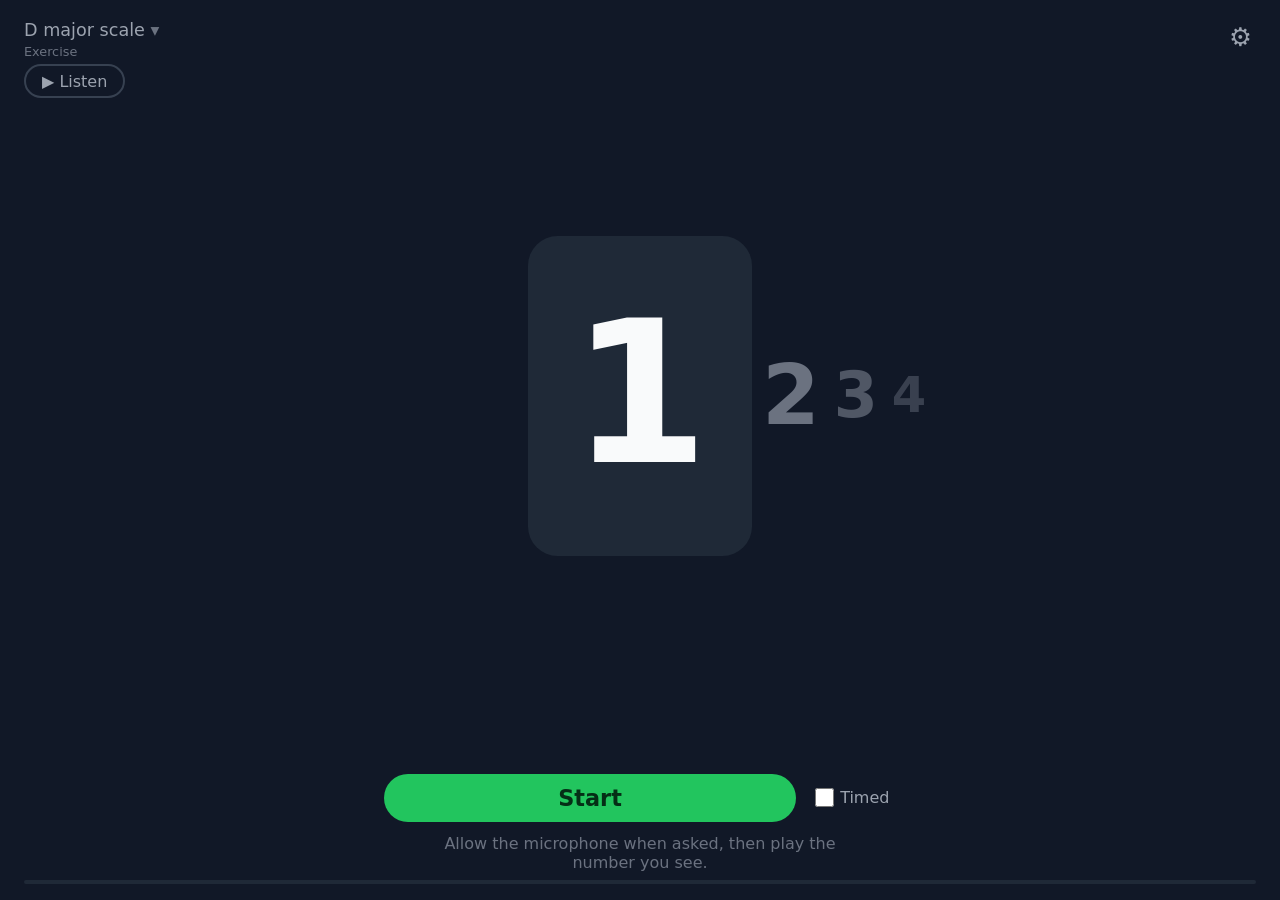
<file: index.html>
<!DOCTYPE html>
<html lang="en">
<head>
  <meta charset="utf-8">
  <meta name="viewport" content="width=device-width, initial-scale=1, viewport-fit=cover">
  <meta name="theme-color" content="#111827">
  <title>Tongue Drum Practice</title>
  <link rel="stylesheet" href="style.css">
</head>
<body>
  <!-- The main screen, from the moment the app opens: the piece, gear and Listen work before any
       Start; the first Start asks for the microphone. -->
  <main id="play" class="screen">
    <header>
      <div id="piece-head">
        <button id="piece-name" type="button" aria-haspopup="dialog">
          <span id="piece-title"></span>
        </button>
        <!-- A two-line piece's part can be chosen here; the app also moves it on after a clean run. -->
        <small id="piece-sub"><span id="piece-group"></span><select id="piece-part" aria-label="Part" hidden></select></small>
      </div>
      <button id="play-gear" class="gear" type="button" aria-label="Settings" aria-haspopup="dialog">⚙</button>
    </header>

    <!-- Listen: plays the part on request; its speed control shows only while it plays. -->
    <div id="listen-row">
      <button id="listen-btn" type="button">▶ Listen</button>
      <div id="listen-speed" hidden>
        <button id="listen-slower" type="button" aria-label="Slower">−</button>
        <span id="listen-bpm"></span>
        <button id="listen-faster" type="button" aria-label="Faster">+</button>
      </div>
    </div>

    <div id="stage">
      <div id="steps">
        <!-- The Location hint: the target's half of the drum map, only when you're stuck. -->
        <div id="hint"></div>
        <div id="current" class="step"></div>
        <div id="next">
          <div class="step"></div>
          <div class="step"></div>
          <div class="step"></div>
        </div>
      </div>
      <p id="feedback"></p>
      <!-- The finished run's score, until the next run's first strike. -->
      <p id="result"></p>
    </div>

    <footer>
      <div id="controls">
        <button id="restart-btn" type="button">Start</button>
        <!-- Start begins a Timed run while this is on. -->
        <label id="timed" class="switch">
          <input id="timed-switch" type="checkbox">
          <span>Timed</span>
        </label>
      </div>
      <p id="start-hint" class="hint">Allow the microphone when asked, then play the number you see.</p>
      <p id="start-error" class="error" hidden></p>
      <p id="debug" hidden></p>
      <div id="note-bars" hidden></div>
      <p id="sim-hint" class="hint" hidden>Sim mode: keys 1–7 = middle row, Z X C V B = lower 3–7, 8 9 0 = upper 1–3</p>
      <div id="level"><div id="level-bar"></div></div>
    </footer>

    <div id="done" hidden>
      <div class="check">✓</div>
      <div id="done-text"></div>
      <div id="done-result"></div>
    </div>

    <div id="pieces" role="dialog" aria-label="Pieces" hidden>
      <div id="pieces-head">
        <span>Pieces</span>
        <button id="pieces-close" type="button" aria-label="Close">✕</button>
      </div>
      <div id="pieces-progress"></div>
      <div id="pieces-groups"></div>
      <button id="add-song" type="button">+ Add song</button>
    </div>

    <div id="editor" role="dialog" aria-label="Add song" hidden>
      <div id="editor-head">
        <span id="editor-title">Add song</span>
        <button id="editor-close" type="button" aria-label="Close">✕</button>
      </div>
      <button id="copy-prompt" type="button">Copy conversion prompt</button>
      <p class="hint">Paste it into any chatbot with a photo of your sheet, then paste its answer below.</p>
      <textarea id="song-text" spellcheck="false" autocapitalize="off" autocomplete="off"
        placeholder="title: …&#10;melody: …&#10;accomp: …"></textarea>
      <ul id="song-errors"></ul>
      <button id="save-song" type="button">Save</button>
    </div>
  </main>

  <!-- The settings gear's dialog. -->
  <div id="gear" role="dialog" aria-label="Settings" hidden>
    <div id="gear-head">
      <span>Settings</span>
      <button id="gear-close" type="button" aria-label="Close">✕</button>
    </div>
    <label class="switch">
      <input id="hints-switch" type="checkbox">
      <span>Location hints</span>
    </label>
    <p class="hint">When you're stuck, show where the note is on the drum.</p>
    <!-- The current piece's tempo: −/+ lock it, Auto lets it rise after good Timed runs. -->
    <div id="tempo-row">
      <span>Tempo</span>
      <button id="tempo-slower" type="button" aria-label="Slower">−</button>
      <span id="tempo-bpm"></span>
      <button id="tempo-faster" type="button" aria-label="Faster">+</button>
      <button id="tempo-auto" type="button" aria-pressed="false">Auto</button>
    </div>
    <p class="hint">Rises by 5 after a Timed run with 9 in 10 notes on time, unless you set it yourself.</p>
  </div>

  <script type="module" src="app.js"></script>
</body>
</html>
</file>
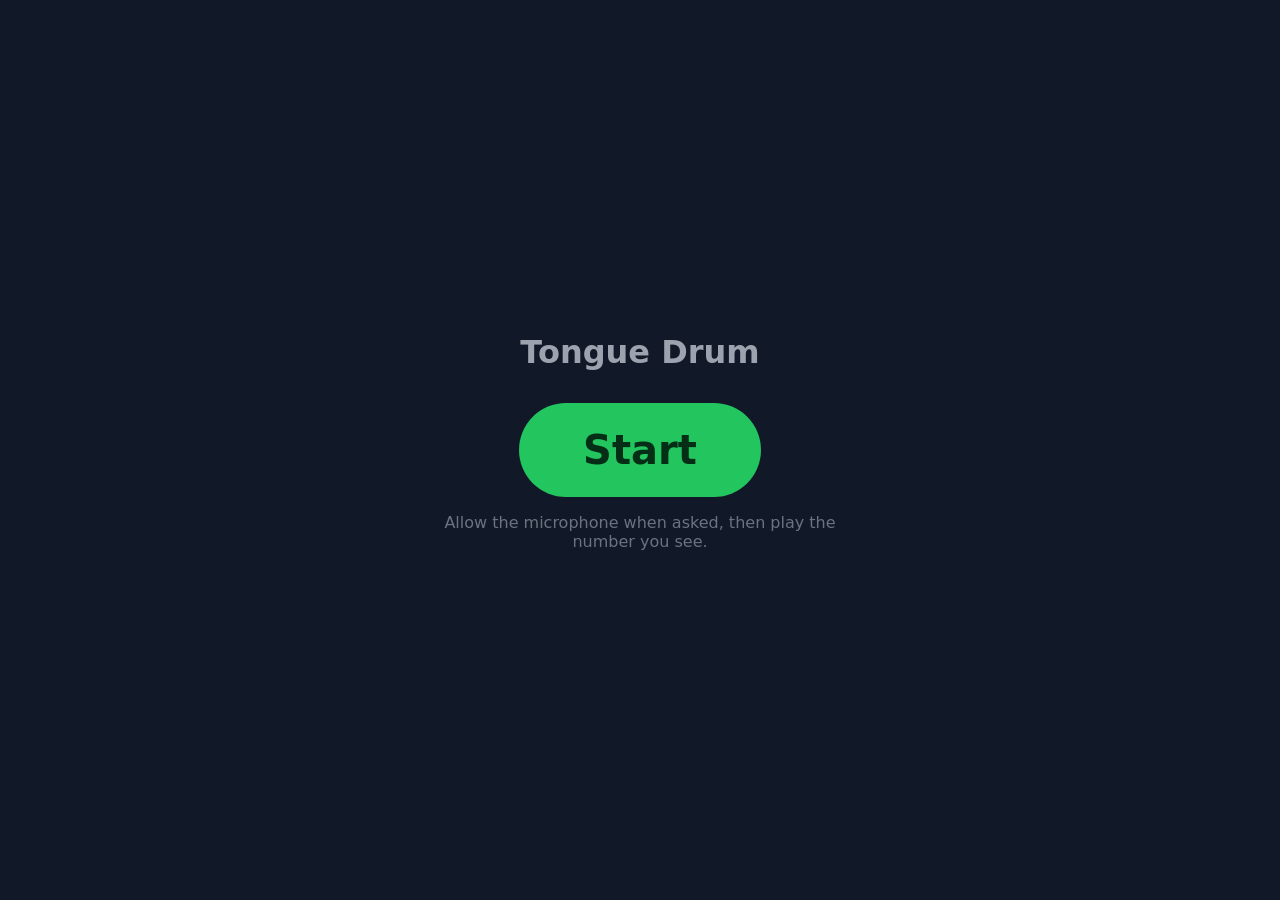
<file: web/index.html>
<!DOCTYPE html>
<html lang="en">
<head>
  <meta charset="utf-8">
  <meta name="viewport" content="width=device-width, initial-scale=1, viewport-fit=cover">
  <meta name="theme-color" content="#111827">
  <title>Tongue Drum Practice</title>
  <link rel="stylesheet" href="style.css">
</head>
<body>
  <main id="start" class="screen">
    <h1>Tongue Drum</h1>
    <button id="start-btn" type="button">Start</button>
    <p id="start-hint" class="hint">Allow the microphone when asked, then play the number you see.</p>
    <p id="start-error" class="error" hidden></p>
  </main>

  <main id="play" class="screen" hidden>
    <header>
      <span id="melody-name"></span>
      <span id="progress"></span>
    </header>

    <div id="stage">
      <div id="current"></div>
      <div id="next-box">next <span id="next"></span></div>
    </div>

    <footer>
      <p id="feedback"></p>
      <p id="debug" hidden></p>
      <div id="note-bars" hidden></div>
      <p id="sim-hint" class="hint" hidden>Sim mode: keys 1–7 = middle row, Z X C V B = lower 3–7, 8 9 0 = upper 1–3</p>
      <div id="level"><div id="level-bar"></div></div>
    </footer>

    <div id="done" hidden>
      <div class="check">✓</div>
      <div id="done-text"></div>
    </div>
  </main>

  <script type="module" src="app.js"></script>
</body>
</html>
</file>
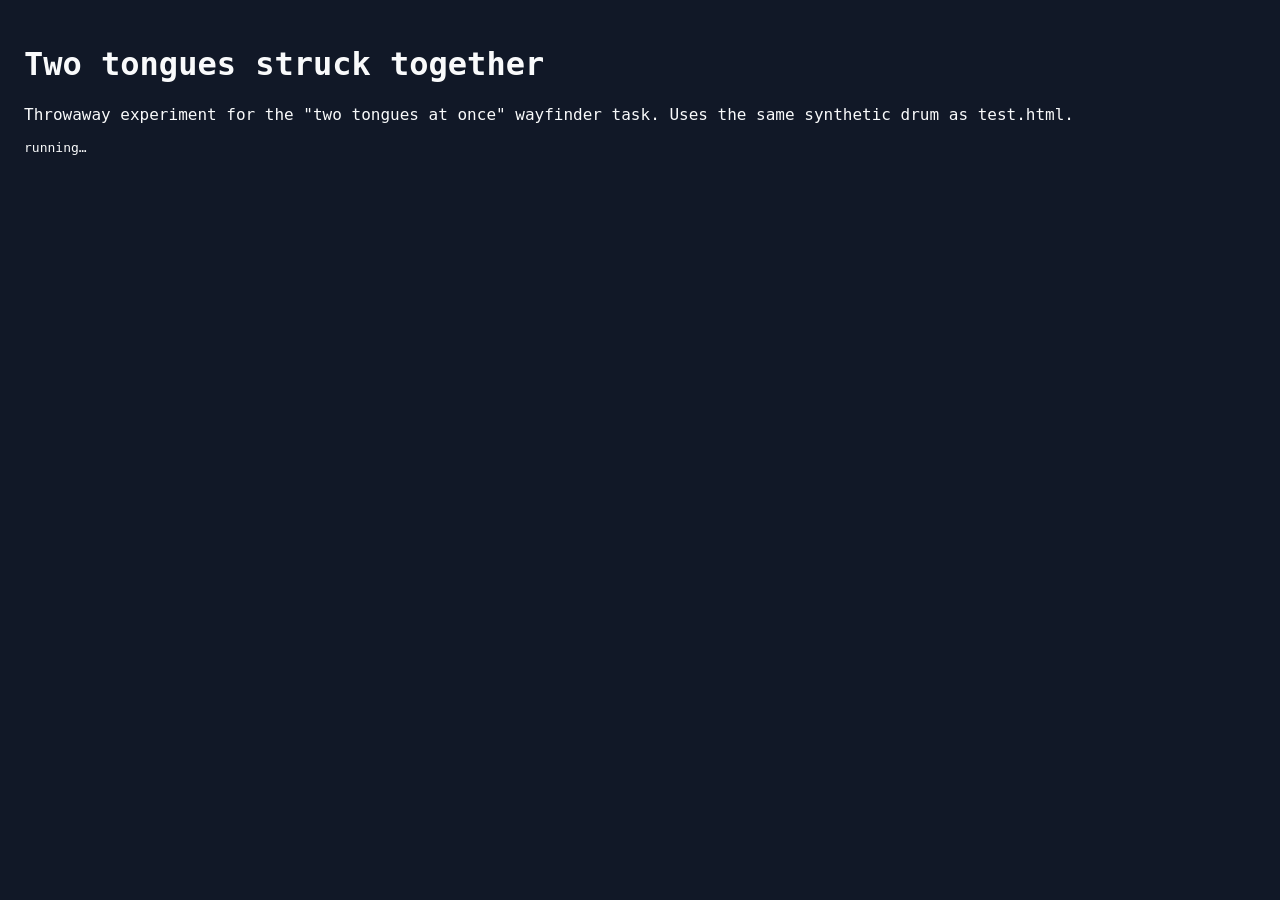
<file: chord-probe.html>
<!DOCTYPE html>
<html lang="en">
<head>
  <meta charset="utf-8">
  <title>Two-tongue probe</title>
  <style>body { font-family: ui-monospace, monospace; background: #111827; color: #f9fafb; padding: 1rem; }</style>
</head>
<body>
  <h1>Two tongues struck together</h1>
  <p>Throwaway experiment for the "two tongues at once" wayfinder task. Uses the same synthetic drum as test.html.</p>
  <pre id="out">running…</pre>
  <script type="module">
    const bust = `?v=${Date.now()}`;
    const { NOTE_BY_ID, DRUM_NOTES } = await import(`./notes.js${bust}`);
    const { NoteListener, CONFIG } = await import(`./pitch.js${bust}`);

    const SR = 48000, WIN = CONFIG.windowSize, HOP = 800;
    const out = document.getElementById("out");
    const NL = "\n";

    // Same drum-ish synth as test.html (fundamental + harmonics + inharmonic partial, decay, noise).
    const LEAD = 1.2;
    function render(strikes, seconds, { noise = 0.002, seed = 1 } = {}) {
      const sig = new Float32Array(Math.ceil((seconds + LEAD) * SR));
      let s = seed;
      const rand = () => ((s = (s * 16807) % 2147483647) / 2147483647) * 2 - 1;
      for (let i = 0; i < sig.length; i++) sig[i] = rand() * noise;
      for (const st of strikes) {
        const f = NOTE_BY_ID[st.id].freq * Math.pow(2, (st.detune || 0) / 1200);
        const start = Math.floor((st.at + LEAD) * SR);
        for (let i = start; i < sig.length; i++) {
          const t = (i - start) / SR;
          const env = (st.amp ?? 0.3) * Math.min(1, t / 0.003) * Math.exp(-t * 2.5);
          sig[i] += env * ((st.fund ?? 1) * Math.sin(2 * Math.PI * f * t)
            + 0.25 * Math.sin(2 * Math.PI * 2 * f * t) * Math.exp(-t * 4)
            + 0.1 * Math.sin(2 * Math.PI * 2.76 * f * t) * Math.exp(-t * 8));
        }
      }
      return sig;
    }

    const cents = (a, b) => Math.abs(1200 * Math.log2(DRUM_NOTES[a].freq / DRUM_NOTES[b].freq));
    const isOvertone = (lo, hi) => [2, 3].some((m) => Math.abs(1200 * Math.log2(DRUM_NOTES[hi].freq / (DRUM_NOTES[lo].freq * m))) < 35);

    // Runs today's detector, and at the moment it decides on a strike also takes a "chord reading":
    // every note that passes the detector's own "was struck" test, minus obvious overtones and bleed,
    // with how much it rose. That's what a chord-aware detector could get from the same numbers.
    function run(sig) {
      const l = new NoteListener(SR);
      const events = [];
      let chord = null;
      for (let end = WIN; end <= sig.length; end += HOP) {
        const pending = l.collecting;
        const e = l.process(sig.subarray(end - WIN, end), (end / SR) * 1000);
        if (e) events.push(e.note.id);
        if (pending && !l.collecting && !chord) {
          const notes = l.reading.notes, floors = l.reading.floors, base = pending.before;
          const rise = Array.from(notes, (n, k) => n - base[k]);
          let struck = rise.map((r, k) => r >= floors[k] && notes[k] >= base[k] * CONFIG.minRiseRatio ? k : -1).filter((k) => k >= 0);
          struck = struck.filter((k) => !struck.some((j) => j !== k && isOvertone(j, k) && rise[k] < rise[j] * 0.3));
          struck = struck.filter((k) => !struck.some((j) => j !== k && cents(j, k) <= CONFIG.neighbourCents && notes[j] > notes[k] * CONFIG.neighbourRatio));
          chord = struck.map((k) => ({ id: DRUM_NOTES[k].id, rise: rise[k] }));
        }
      }
      return { events, chord: chord || [] };
    }

    // Notes whose rise is at least `x` times the biggest rise (power ratio).
    function reading(chord, x) {
      const top = Math.max(0, ...chord.map((c) => c.rise));
      return chord.filter((c) => c.rise >= top * x).map((c) => c.id);
    }
    const isBoth = (g, r) => g.length === 2 && g.includes(r.A) && g.includes(r.B);

    const pairs = [];
    for (let a = 0; a < DRUM_NOTES.length; a++)
      for (let b = a + 1; b < DRUM_NOTES.length; b++) pairs.push([a, b]);

    const conditions = [
      { name: "together, equal", gapMs: 0, ratio: 1 },
      { name: "20 ms apart, equal", gapMs: 20, ratio: 1 },
      { name: "50 ms apart, equal", gapMs: 50, ratio: 1 },
      { name: "together, 2nd half as loud", gapMs: 0, ratio: 0.5 },
      { name: "50 ms apart, 2nd half as loud", gapMs: 50, ratio: 0.5 },
    ];

    const XS = [0.01, 0.03, 0.1, 0.3];
    const pct = (x, n) => `${Math.round((100 * x) / n)}%`.padStart(6);
    const tick = () => new Promise((r) => setTimeout(r));
    let html = `${pairs.length} tongue pairs per condition. Threshold x: a note counts if its rise is at least x times the biggest rise.` + NL + NL;

    // Single strikes: a chord reading must not invent a second note.
    const singles = [];
    for (const n of DRUM_NOTES) { singles.push(run(render([{ id: n.id, at: 0.3 }], 1.0)).chord); await tick(); }
    html += "SINGLE STRIKES, 15 tongues: share read as exactly one note" + NL;
    for (const x of XS) html += `  x=${x}: ${pct(singles.filter((c) => reading(c, x).length === 1).length, 15)}` + NL;

    html += NL + "TODAY'S DETECTOR on two tongues:     one note  both  other" + NL;
    const rows = [];
    for (const c of conditions) {
      const runs = [];
      for (const [a, b] of pairs) {
        const A = DRUM_NOTES[a].id, B = DRUM_NOTES[b].id;
        runs.push({ A, B, ...run(render([{ id: A, at: 0.3 }, { id: B, at: 0.3 + c.gapMs / 1000, amp: 0.3 * c.ratio }], 1.0)) });
        await tick();
      }
      rows.push({ c, runs });
      out.textContent = `done ${rows.length}/${conditions.length} conditions…`;
      const one = runs.filter((r) => r.events.length === 1 && [r.A, r.B].includes(r.events[0])).length;
      const both = runs.filter((r) => isBoth(r.events, r)).length;
      html += `  ${c.name.padEnd(32)}${pct(one, runs.length)}${pct(both, runs.length)}${pct(runs.length - one - both, runs.length)}` + NL;
    }

    html += NL + "CHORD READING on two tongues: share read as exactly both notes, by threshold x" + NL
      + `  ${"condition".padEnd(32)}${XS.map((x) => String(x).padStart(6)).join("")}` + NL;
    const misses = {};
    for (const { c, runs } of rows) {
      html += `  ${c.name.padEnd(32)}${XS.map((x) => pct(runs.filter((r) => isBoth(reading(r.chord, x), r)).length, runs.length)).join("")}` + NL;
      misses[c.name] = runs.filter((r) => !isBoth(reading(r.chord, 0.1), r)).map((r) => `${r.A}+${r.B}→[${reading(r.chord, 0.1).join(",")}]`);
    }
    html += NL + "WRONG READINGS at x=0.1 (struck → read)" + NL;
    for (const [k, v] of Object.entries(misses)) html += `  ${k} (${v.length}): ${v.join("  ") || "none"}` + NL;
    out.textContent = html;
    window.chordResults = rows;
  </script>
</body>
</html>
</file>
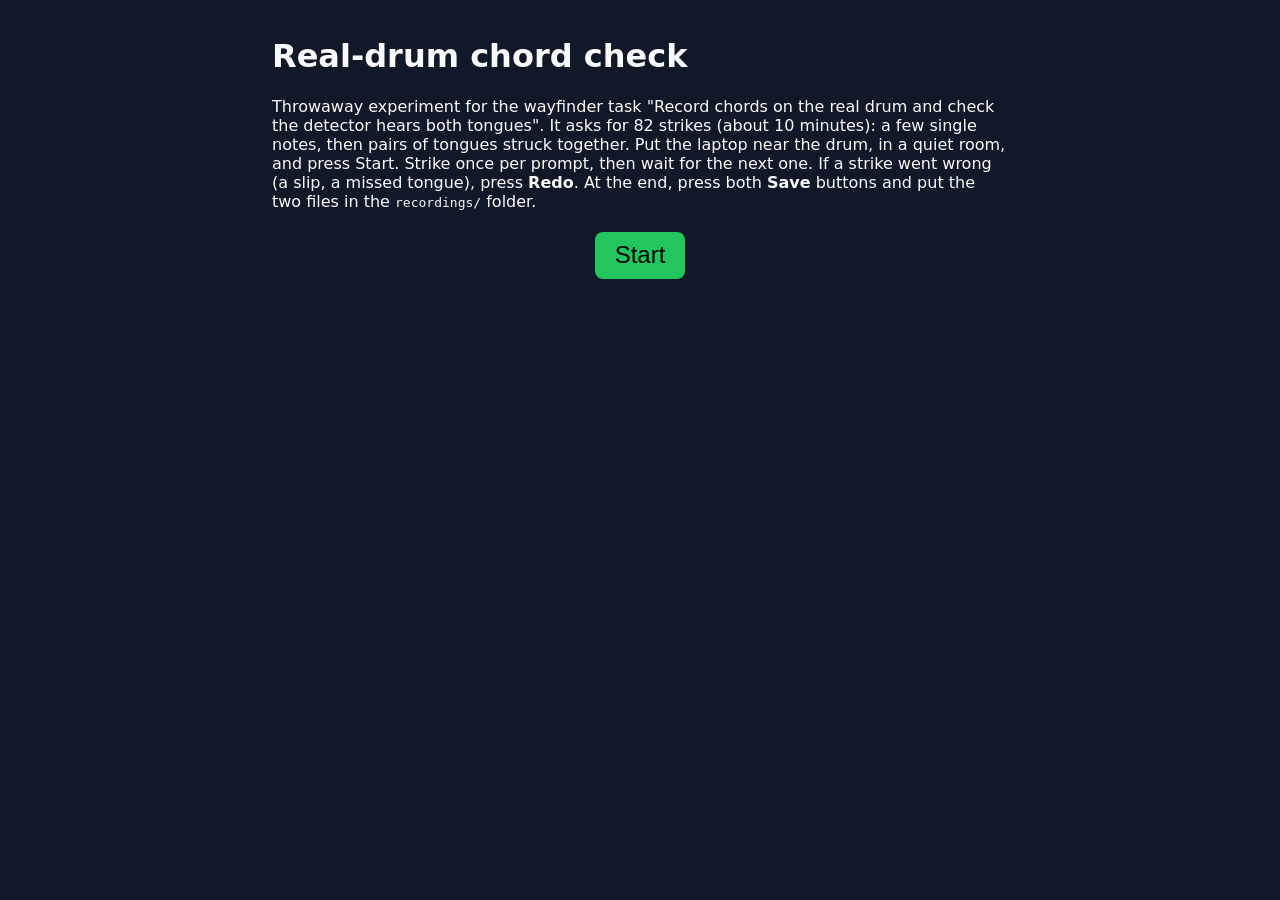
<file: chord-record.html>
<!DOCTYPE html>
<html lang="en">
<head>
  <meta charset="utf-8">
  <meta name="viewport" content="width=device-width, initial-scale=1">
  <title>Real-drum chord check</title>
  <link rel="stylesheet" href="style.css">
  <style>
    body { font-family: system-ui, sans-serif; background: #111827; color: #f9fafb; padding: 1rem; overflow: auto; }
    main { max-width: 46rem; margin: 0 auto; }
    #prompt { text-align: center; margin: 2rem 0; }
    #pair { font-size: 6rem; font-weight: 800; line-height: 1.3; }
    #how { font-size: 1.6rem; color: #fbbf24; }
    #count, #heard { font-size: 1.1rem; color: #9ca3af; min-height: 1.5em; }
    #heard.ok { color: #22c55e; }
    #heard.bad { color: #f87171; }
    button { font-size: 1.1rem; padding: 0.6rem 1.2rem; margin: 0.3rem; border-radius: 0.5rem; border: 0; cursor: pointer; }
    #start { font-size: 1.5rem; background: #22c55e; }
    pre { font-family: ui-monospace, monospace; font-size: 0.85rem; white-space: pre-wrap; }
    .row { text-align: center; }
  </style>
</head>
<body>
<main>
  <h1>Real-drum chord check</h1>
  <p id="intro">Throwaway experiment for the wayfinder task "Record chords on the real drum and check the detector
    hears both tongues". It asks for 82 strikes (about 10 minutes): a few single notes, then pairs of tongues struck
    together. Put the laptop near the drum, in a quiet room, and press Start. Strike once per prompt, then wait for
    the next one. If a strike went wrong (a slip, a missed tongue), press <b>Redo</b>. At the end, press both
    <b>Save</b> buttons and put the two files in the <code>recordings/</code> folder.</p>
  <div class="row"><button id="start">Start</button></div>
  <div id="prompt" hidden>
    <div id="count"></div>
    <div id="pair"></div>
    <div id="how"></div>
    <div id="heard"></div>
    <div class="row"><button id="redo">Redo last</button><button id="skip">Skip</button><button id="finish">Finish now</button></div>
  </div>
  <div id="saves" class="row" hidden><button id="save-wav">Save recording (.wav)</button><button id="save-json">Save results (.json)</button></div>
  <pre id="summary"></pre>
</main>
<script type="module" src="chord-record.js"></script>
</body>
</html>
</file>
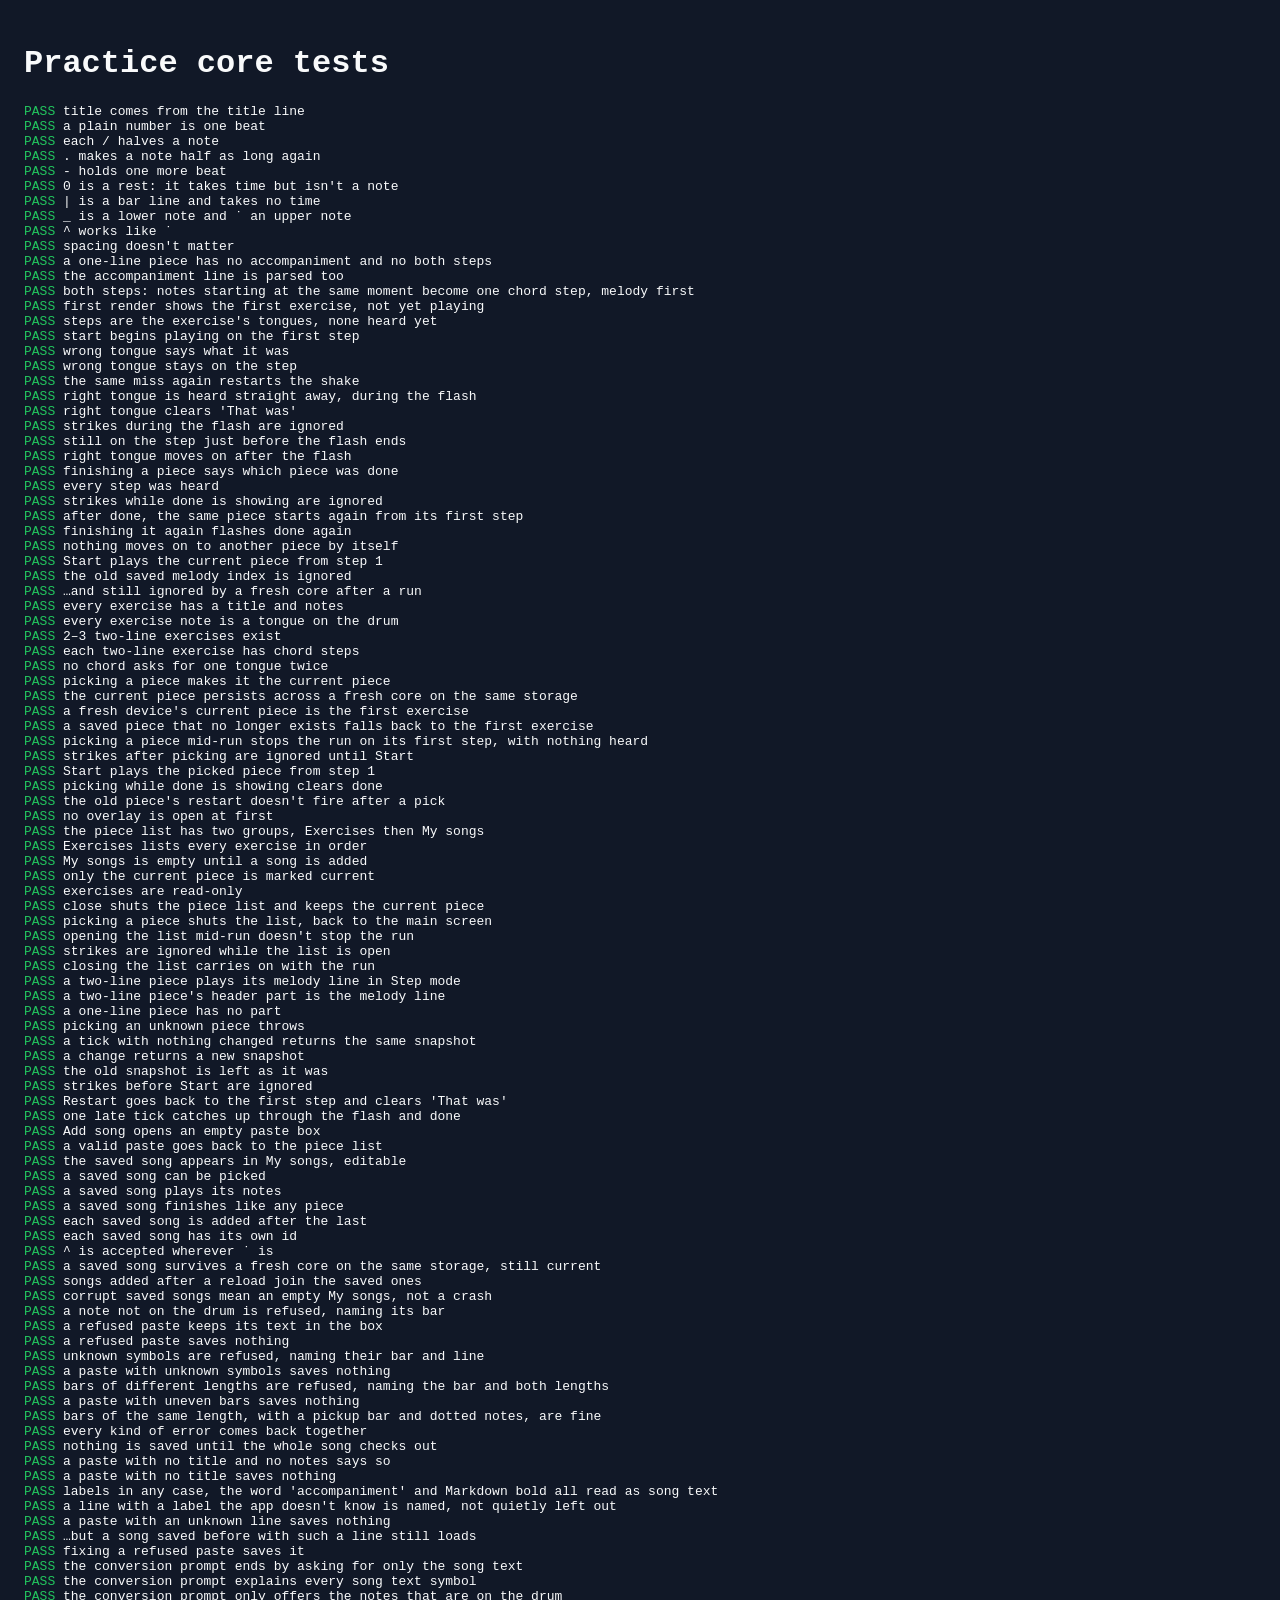
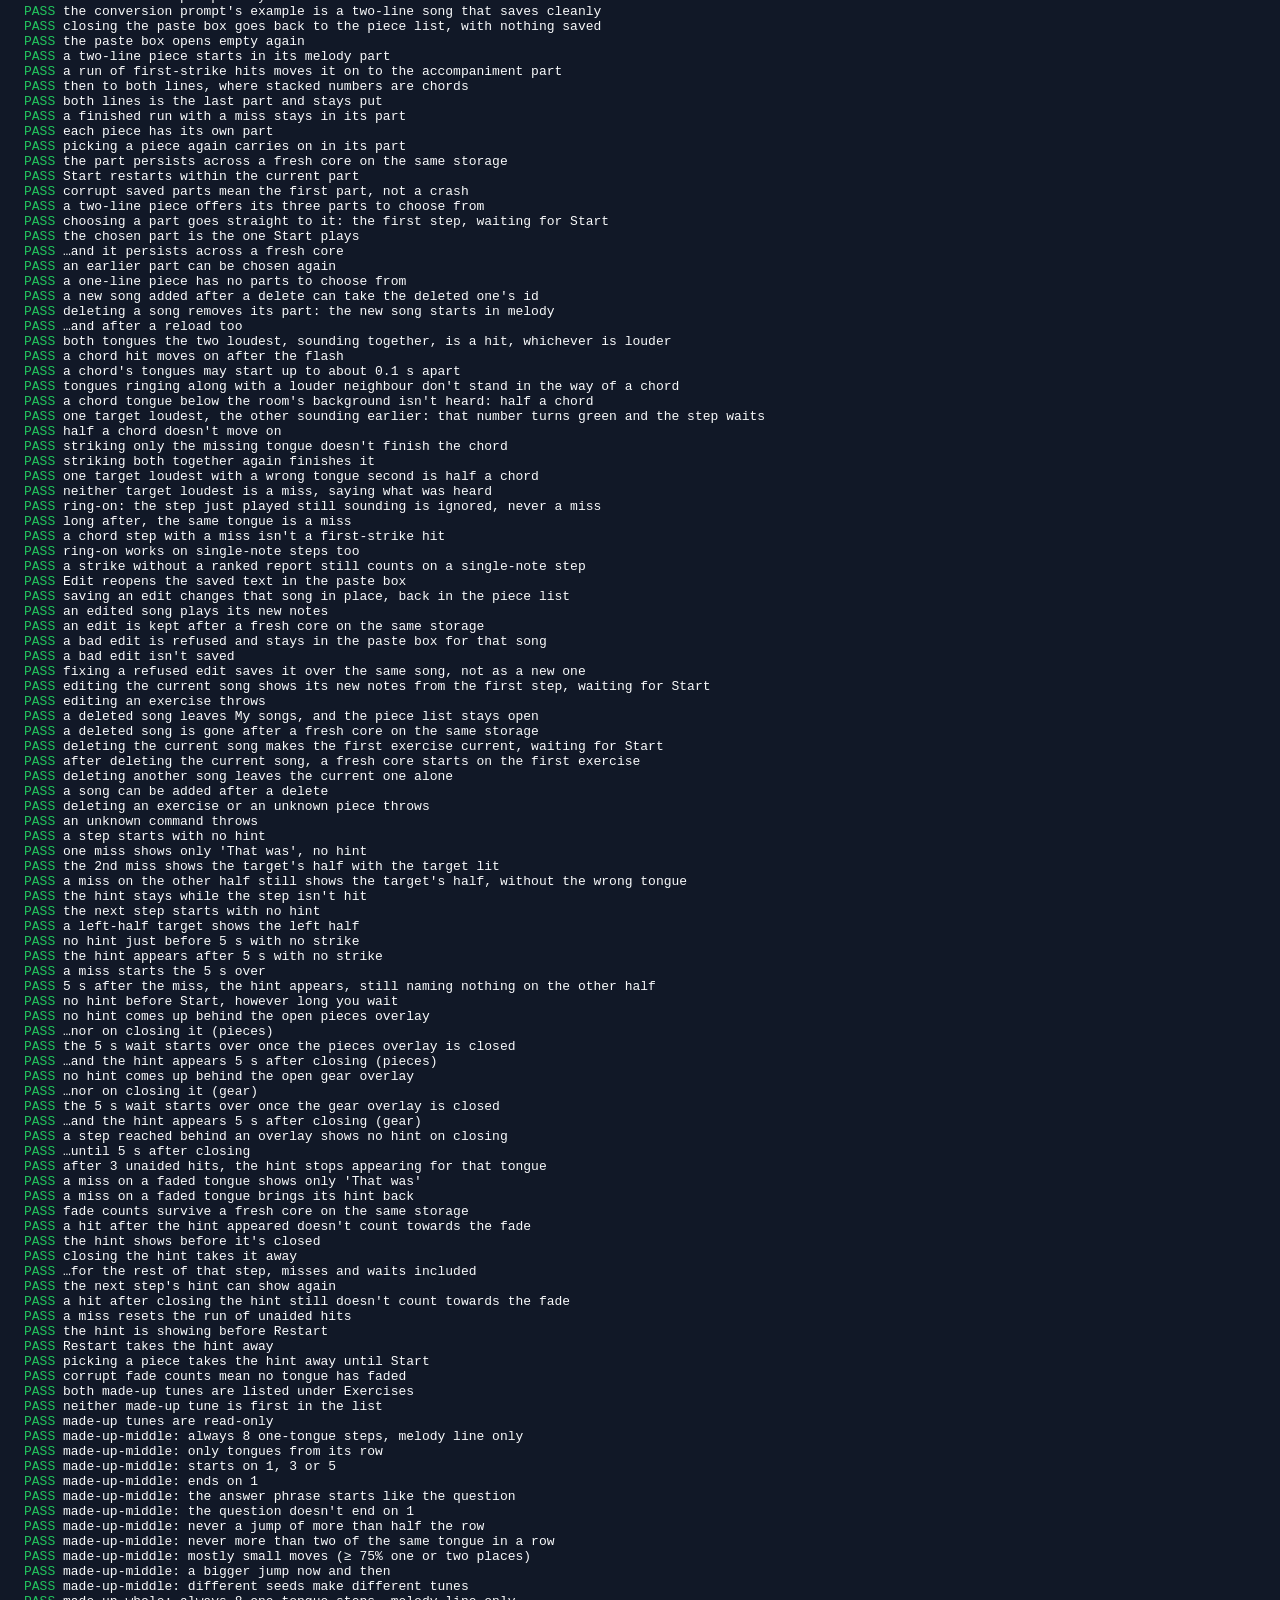
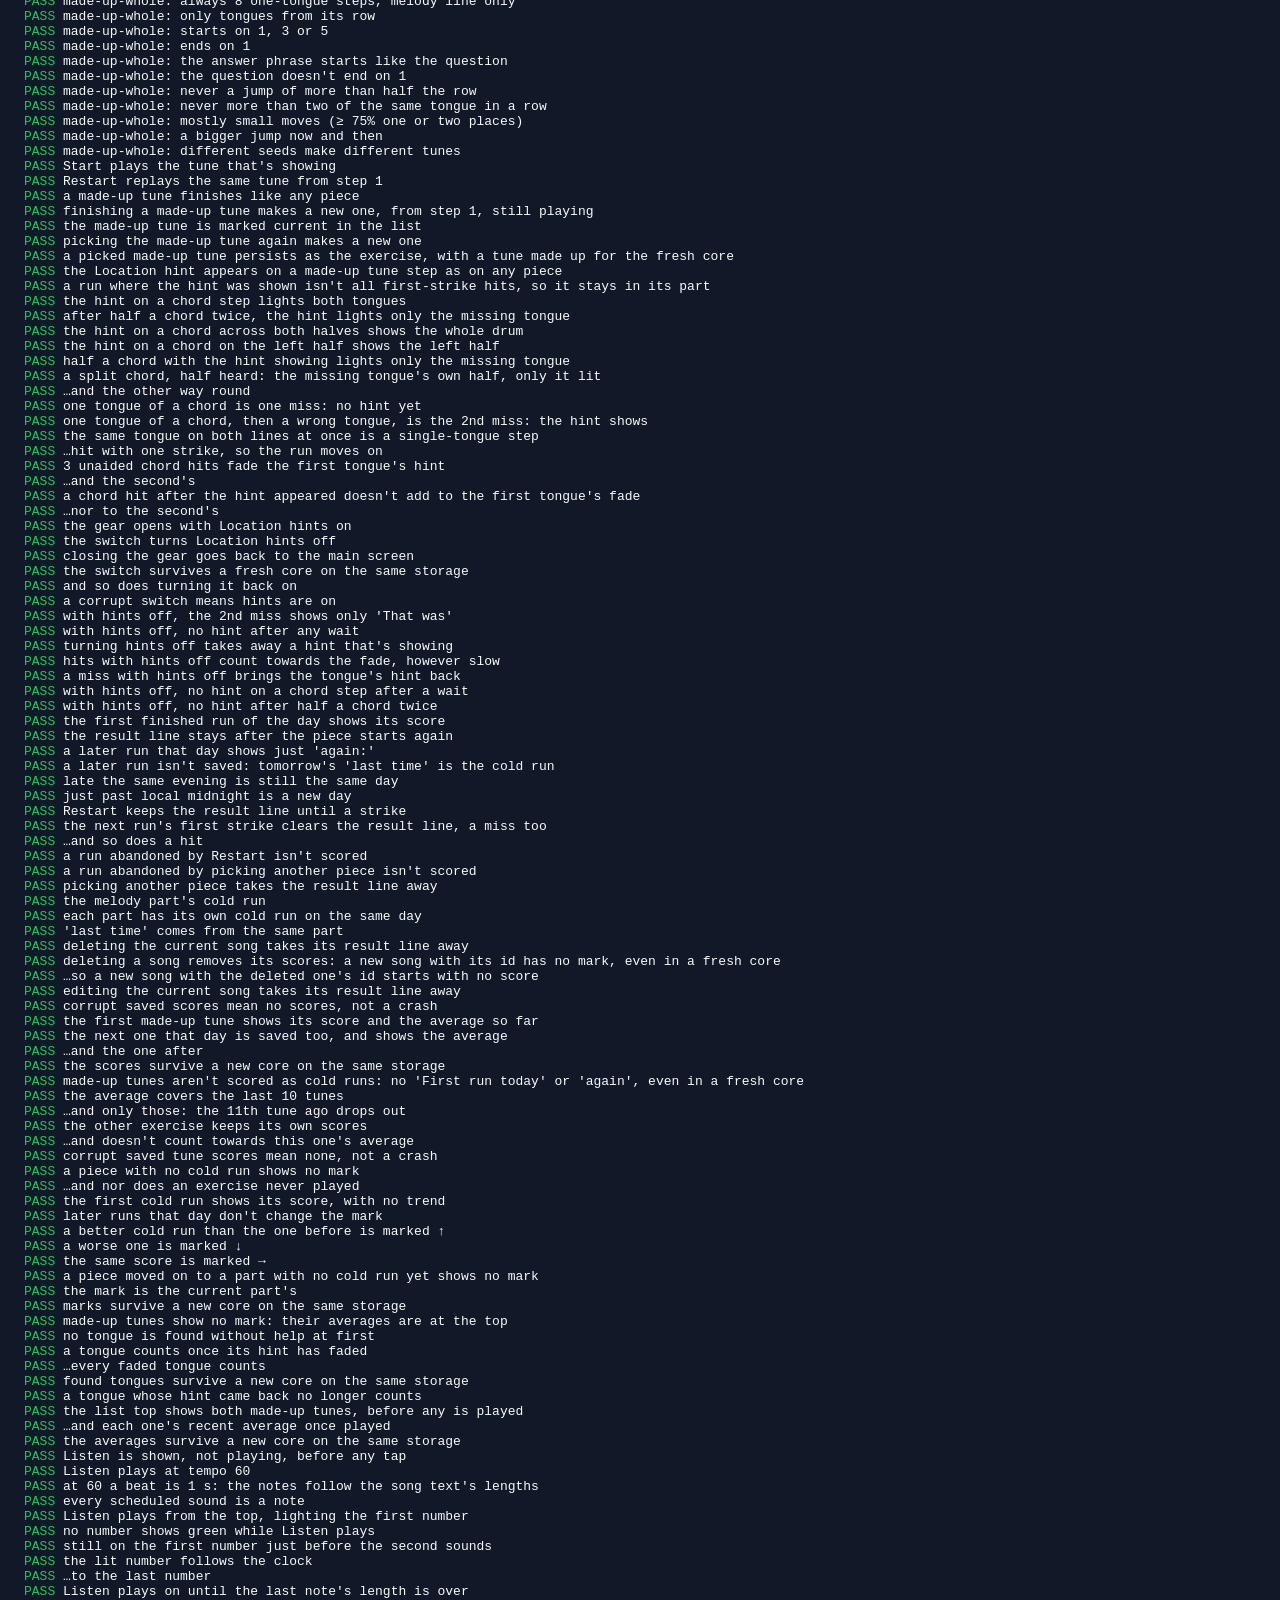
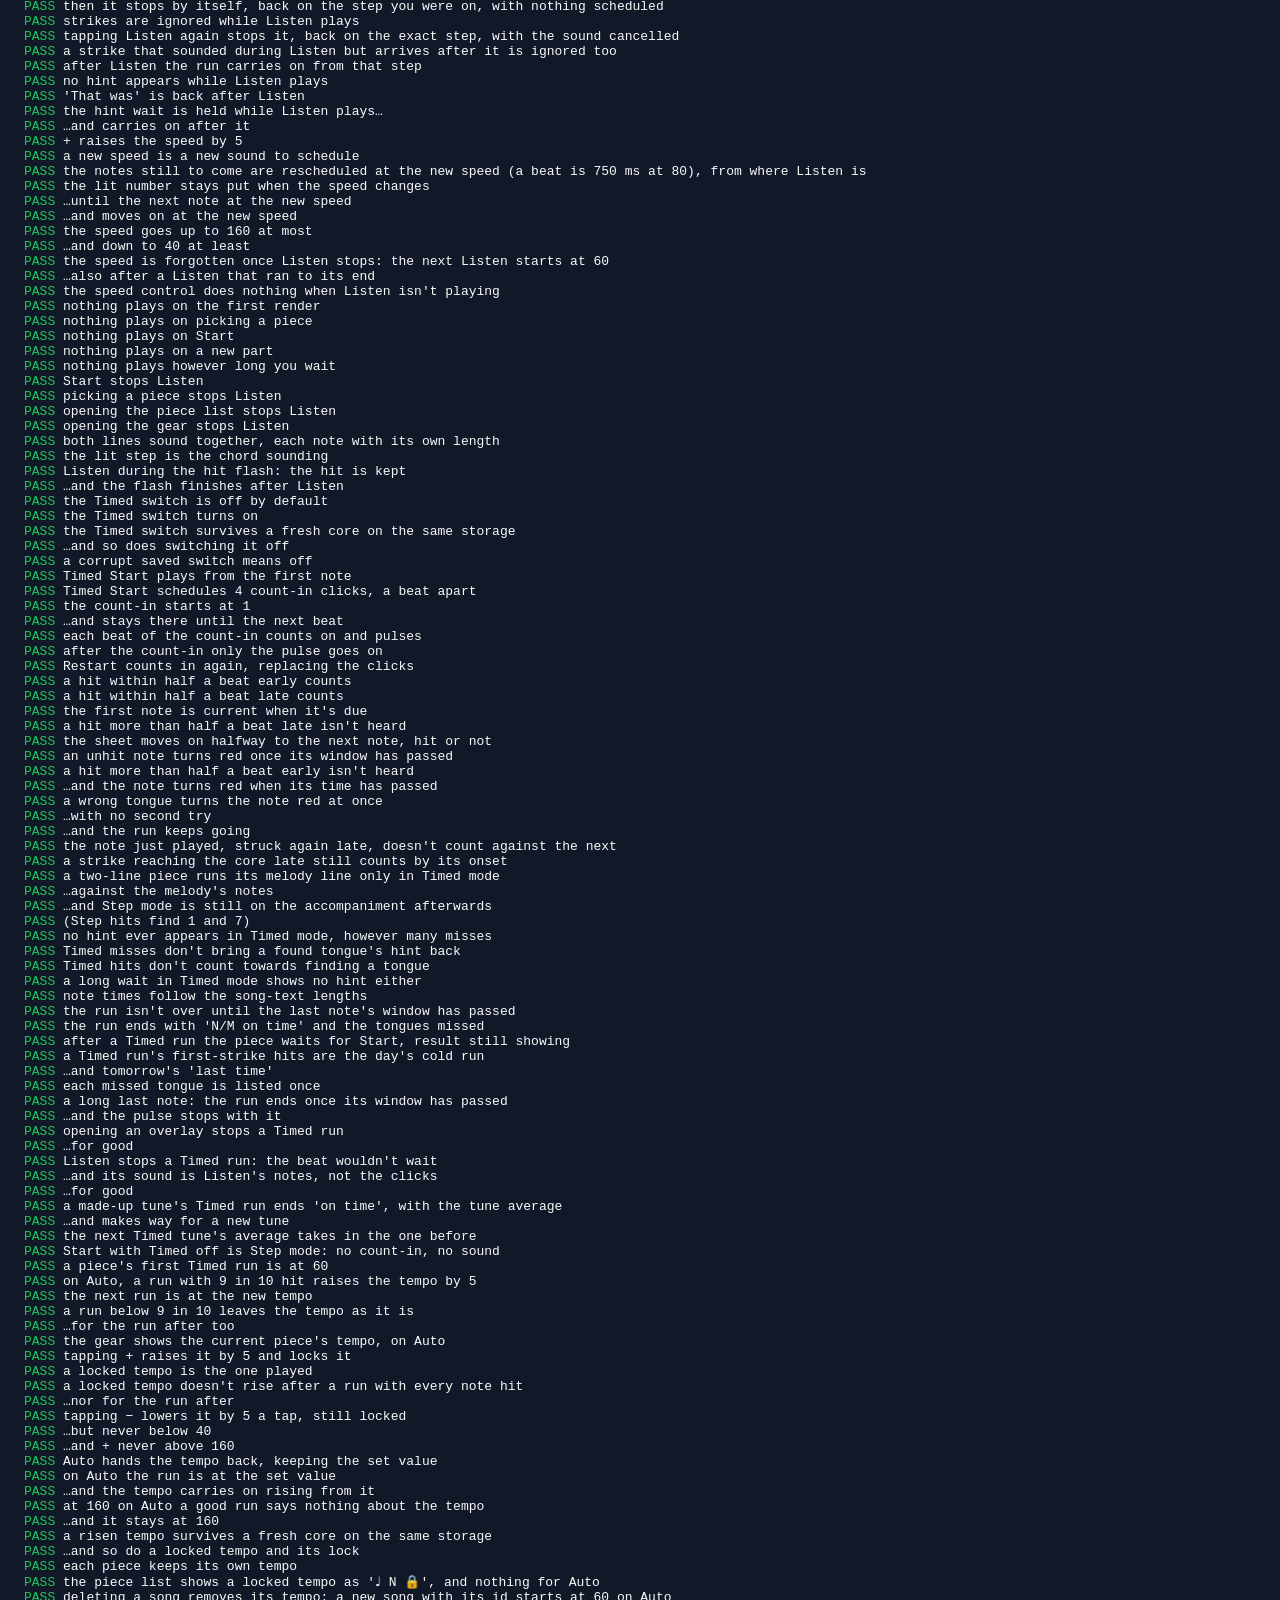
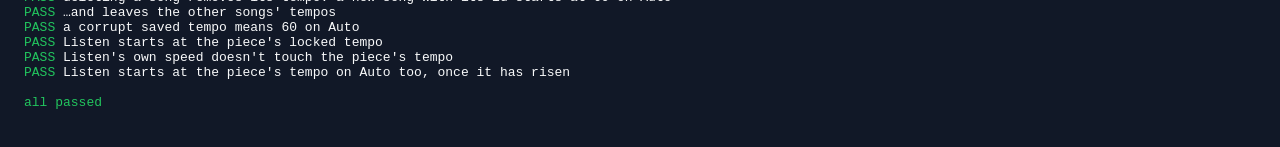
<file: core-test.html>
<!DOCTYPE html>
<html lang="en">
<head>
  <meta charset="utf-8">
  <title>Practice core tests</title>
  <style>body { font-family: ui-monospace, monospace; background: #111827; color: #f9fafb; padding: 1rem; } .fail { color: #f87171; } .pass { color: #22c55e; }</style>
</head>
<body>
  <h1>Practice core tests</h1>
  <pre id="out"></pre>
  <script type="module">
    // Cache-busted so a plain reload always tests the latest code.
    const bust = `?v=${Date.now()}`;
    const { createPracticeCore } = await import(`./core.js${bust}`);
    const { parseSongText } = await import(`./songtext.js${bust}`);
    const { EXERCISES, NOTE_BY_ID, DRUM_NOTES } = await import(`./notes.js${bust}`);

    const out = document.getElementById("out");
    const results = [];

    function check(name, got, want) {
      const ok = JSON.stringify(got) === JSON.stringify(want);
      results.push({ name, ok });
      out.innerHTML += `<span class="${ok ? "pass" : "fail"}">${ok ? "PASS" : "FAIL"}</span> ${name}\n`
        + (ok ? "" : `     want ${JSON.stringify(want)}\n     got  ${JSON.stringify(got)}\n`);
    }

    // localStorage stand-in.
    function fakeStorage(entries = {}) {
      const m = new Map(Object.entries(entries));
      return {
        getItem: (k) => (m.has(k) ? m.get(k) : null),
        setItem: (k, v) => m.set(k, String(v)),
        removeItem: (k) => m.delete(k),
      };
    }

    // A repeatable stand-in for Math.random.
    function seeded(seed) {
      let s = seed;
      return () => (s = (s * 16807) % 2147483647) / 2147483647;
    }

    // A core on a clock the test moves by hand: t.now += 300.
    function setup(storage = fakeStorage()) {
      const t = { now: new Date(2026, 9, 20, 9).getTime() };
      const core = createPracticeCore({ storage, clock: () => t.now, random: seeded(1) });
      return { t, core, storage };
    }

    const ids = (step) => step.tongues.map((tg) => tg.id);

    // Song text, through the parser seam (rhythm isn't visible in Step mode yet).
    {
      const notes = (line) => line.map((n) => `${n.tongue}@${n.start}+${n.length}`).join(" ");
      const melody = (text) => notes(parseSongText(`title: T\nmelody: ${text}`).lines.melody);
      check("title comes from the title line", parseSongText("title:  Morning tune \nmelody: 1").title, "Morning tune");
      check("a plain number is one beat", melody("1 2 3"), "1@0+1 2@1+1 3@2+1");
      check("each / halves a note", melody("1/ 2// 3"), "1@0+0.5 2@0.5+0.25 3@0.75+1");
      check(". makes a note half as long again", melody("1. 2/ 3/. 4"), "1@0+1.5 2@1.5+0.5 3@2+0.75 4@2.75+1");
      check("- holds one more beat", melody("1 - - 2 -"), "1@0+3 2@3+2");
      check("0 is a rest: it takes time but isn't a note", melody("1 0 2/ 0/ 3"), "1@0+1 2@2+0.5 3@3+1");
      check("| is a bar line and takes no time", melody("1 2 | 3 - |"), "1@0+1 2@1+1 3@2+2");
      check("_ is a lower note and ˙ an upper note", melody("_6 ˙1 _5/"), "_6@0+1 ˙1@1+1 _5@2+0.5");
      check("^ works like ˙", melody("^1 ^3/"), "˙1@0+1 ˙3@1+0.5");
      check("spacing doesn't matter", melody("1/2/|3"), "1@0+0.5 2@0.5+0.5 3@1+1");

      const one = parseSongText("title: One line\nmelody: 1 2");
      check("a one-line piece has no accompaniment and no both steps", [one.lines.accomp, one.both], [undefined, undefined]);

      const two = parseSongText("title: Two\nmelody: 3 5/ 6/ 5 - |\naccomp: 1 0 _5/ _6/ 0 |");
      check("the accompaniment line is parsed too", notes(two.lines.accomp), "1@0+1 _5@2+0.5 _6@2.5+0.5");
      check("both steps: notes starting at the same moment become one chord step, melody first",
        two.both.map((s) => `${s.tongues.join("+")}@${s.start}`).join(" "), "3+1@0 5@1 6@1.5 5+_5@2 _6@2.5");
    }

    {
      const { core } = setup();
      let v = core.send({ type: "tick" });
      check("first render shows the first exercise, not yet playing",
        [v.piece.title, v.piece.group, v.playing, v.position], ["D major scale", "exercise", false, 0]);
      check("steps are the exercise's tongues, none heard yet",
        v.steps.map(ids).join(" "), "1 2 3 4 5 6 7 ˙1");
      v = core.send({ type: "start" });
      check("start begins playing on the first step", [v.playing, v.position], [true, 0]);
    }

    {
      const { t, core } = setup();
      core.send({ type: "start" });
      let v = core.send({ type: "strike", tongue: "3", at: t.now }); // the scale starts on 1
      check("wrong tongue says what it was", v.feedback.thatWas, "3");
      check("wrong tongue stays on the step", v.position, 0);
      const first = v.feedback.seq;
      v = core.send({ type: "strike", tongue: "3", at: t.now });
      check("the same miss again restarts the shake", v.feedback.seq > first, true);
    }

    {
      const { t, core } = setup();
      core.send({ type: "start" });
      core.send({ type: "strike", tongue: "3", at: t.now });
      let v = core.send({ type: "strike", tongue: "1", at: t.now });
      check("right tongue is heard straight away, during the flash",
        [v.steps[0].tongues[0].heard, v.position], [true, 0]);
      check("right tongue clears 'That was'", v.feedback, null);
      t.now += 100;
      v = core.send({ type: "strike", tongue: "2", at: t.now });
      check("strikes during the flash are ignored", v.steps[1].tongues[0].heard, false);
      t.now += 149;
      check("still on the step just before the flash ends", core.send({ type: "tick" }).position, 0);
      t.now += 1;
      v = core.send({ type: "tick" });
      check("right tongue moves on after the flash", [v.position, v.steps[1].tongues[0].heard], [1, false]);
    }

    // A strike as the detector reports it: `sounding` is [tongue, onset ms from now], loudest first,
    // and the detector's single-note verdict is the loudest.
    function report(t, ...sounding) {
      const ranked = sounding.map(([tongue, from], i) => ({ tongue, level: 1 / (i + 1), at: t.now + from }));
      return { type: "strike", tongue: ranked[0].tongue, at: t.now, ranked };
    }

    // Hits every remaining step of the current piece, waiting out each flash. Chords are struck
    // together.
    function playThrough(t, core) {
      let v = core.send({ type: "tick" });
      while (!v.done) {
        core.send(report(t, ...ids(v.steps[v.position]).map((id) => [id, 0])));
        t.now += 300;
        v = core.send({ type: "tick" });
      }
      return v;
    }

    {
      const { t, core } = setup();
      core.send({ type: "start" });
      let v = playThrough(t, core);
      check("finishing a piece says which piece was done", v.done.title, "D major scale");
      check("every step was heard", v.steps.every((s) => s.tongues[0].heard), true);
      const firstDone = v.done.seq;
      v = core.send({ type: "strike", tongue: "3", at: t.now });
      check("strikes while done is showing are ignored", v.feedback, null);
      t.now += 1500;
      v = core.send({ type: "tick" });
      check("after done, the same piece starts again from its first step",
        [v.done, v.piece.title, v.position, v.steps[0].tongues[0].heard, v.playing],
        [null, "D major scale", 0, false, true]);
      v = playThrough(t, core);
      check("finishing it again flashes done again", [v.done.title, v.done.seq > firstDone], ["D major scale", true]);
      t.now += 60000;
      v = core.send({ type: "tick" });
      check("nothing moves on to another piece by itself",
        [v.piece.title, v.position, v.done], ["D major scale", 0, null]);
    }

    {
      const { t, core } = setup();
      core.send({ type: "start" });
      core.send({ type: "strike", tongue: "1", at: t.now });
      t.now += 300;
      core.send({ type: "strike", tongue: "2", at: t.now });
      t.now += 300;
      core.send({ type: "tick" });
      const v = core.send({ type: "start" });
      check("Start plays the current piece from step 1",
        [v.piece.title, v.position, v.steps.some((s) => s.tongues[0].heard)], ["D major scale", 0, false]);
    }

    {
      const storage = fakeStorage({ "tongue-drum:melody": "5" });
      const { t, core } = setup(storage);
      let v = core.send({ type: "tick" });
      check("the old saved melody index is ignored", v.piece.title, "D major scale");
      core.send({ type: "start" });
      playThrough(t, core);
      t.now += 1500;
      core.send({ type: "tick" });
      check("…and still ignored by a fresh core after a run", setup(storage).core.send({ type: "tick" }).piece.title, "D major scale");
    }

    {
      const pieces = EXERCISES.map((e) => parseSongText(e.text));
      check("every exercise has a title and notes", pieces.every((p) => p.title && p.lines.melody.length > 0), true);
      check("every exercise note is a tongue on the drum",
        pieces.flatMap((p) => [...p.lines.melody, ...(p.lines.accomp ?? [])]).filter((n) => !NOTE_BY_ID[n.tongue]), []);
      const twoLine = pieces.filter((p) => p.lines.accomp);
      check("2–3 two-line exercises exist", twoLine.length >= 2 && twoLine.length <= 3, true);
      check("each two-line exercise has chord steps", twoLine.every((p) => p.both.some((s) => s.tongues.length === 2)), true);
      check("no chord asks for one tongue twice", twoLine.every((p) => p.both.every((s) => new Set(s.tongues).size === s.tongues.length)), true);
    }

    // The piece list.
    {
      const storage = fakeStorage();
      const { core } = setup(storage);
      let v = core.send({ type: "pick", pieceId: "simple-phrase" });
      check("picking a piece makes it the current piece", v.piece.title, "Simple phrase");
      v = setup(storage).core.send({ type: "tick" });
      check("the current piece persists across a fresh core on the same storage", v.piece.title, "Simple phrase");
      v = setup().core.send({ type: "tick" });
      check("a fresh device's current piece is the first exercise", v.piece.title, "D major scale");
      v = setup(fakeStorage({ "tongue-drum:piece": "no-such-piece" })).core.send({ type: "tick" });
      check("a saved piece that no longer exists falls back to the first exercise", v.piece.title, "D major scale");
    }

    {
      const { t, core } = setup();
      core.send({ type: "start" });
      core.send({ type: "strike", tongue: "1", at: t.now });
      t.now += 300;
      core.send({ type: "strike", tongue: "5", at: t.now }); // a miss on step 2
      let v = core.send({ type: "pick", pieceId: "up-and-down" });
      check("picking a piece mid-run stops the run on its first step, with nothing heard",
        [v.piece.title, v.playing, v.position, v.feedback, v.steps.some((s) => s.tongues[0].heard)],
        ["Up and down", false, 0, null, false]);
      v = core.send({ type: "strike", tongue: "1", at: t.now });
      check("strikes after picking are ignored until Start", v.steps[0].tongues[0].heard, false);
      v = core.send({ type: "start" });
      check("Start plays the picked piece from step 1",
        [v.piece.title, v.playing, v.position, v.steps.map(ids).join(" ")], ["Up and down", true, 0, "1 3 5 7 5 3 1"]);
    }

    {
      const { t, core } = setup();
      core.send({ type: "start" });
      playThrough(t, core);
      let v = core.send({ type: "pick", pieceId: "classic-step" });
      check("picking while done is showing clears done", [v.done, v.playing], [null, false]);
      t.now += 1500;
      v = core.send({ type: "tick" });
      check("the old piece's restart doesn't fire after a pick", [v.piece.title, v.playing, v.done], ["Classic step", false, null]);
    }

    {
      const { core } = setup();
      check("no overlay is open at first", core.send({ type: "tick" }).overlay, null);
      core.send({ type: "pick", pieceId: "simple-phrase" });
      let v = core.send({ type: "open", what: "pieces" });
      check("the piece list has two groups, Exercises then My songs",
        [v.overlay.kind, v.overlay.groups.map((g) => g.title)], ["pieces", ["Exercises", "My songs"]]);
      const [exercises, mySongs] = v.overlay.groups;
      check("Exercises lists every exercise in order",
        exercises.pieces.map((p) => p.title).slice(0, 3), ["D major scale", "Simple phrase", "Up and down"]);
      check("My songs is empty until a song is added", mySongs.pieces, []);
      check("only the current piece is marked current",
        exercises.pieces.filter((p) => p.current).map((p) => p.id), ["simple-phrase"]);
      check("exercises are read-only", exercises.pieces.some((p) => p.editable), false);
      v = core.send({ type: "close" });
      check("close shuts the piece list and keeps the current piece", [v.overlay, v.piece.title], [null, "Simple phrase"]);
      core.send({ type: "open", what: "pieces" });
      v = core.send({ type: "pick", pieceId: "upper-octave" });
      check("picking a piece shuts the list, back to the main screen", [v.overlay, v.piece.title], [null, "Upper octave"]);
    }

    {
      const { t, core } = setup();
      core.send({ type: "start" });
      let v = core.send({ type: "open", what: "pieces" });
      check("opening the list mid-run doesn't stop the run", v.playing, true);
      v = core.send({ type: "strike", tongue: "1", at: t.now });
      check("strikes are ignored while the list is open", [v.steps[0].tongues[0].heard, v.feedback], [false, null]);
      core.send({ type: "close" });
      v = core.send({ type: "strike", tongue: "1", at: t.now });
      check("closing the list carries on with the run", [v.playing, v.steps[0].tongues[0].heard], [true, true]);
    }

    {
      const { core } = setup();
      const v = core.send({ type: "pick", pieceId: "bells-two-lines" });
      check("a two-line piece plays its melody line in Step mode", v.steps.map(ids).join(" "), "5 3 5 3 1");
      check("a two-line piece's header part is the melody line", v.piece.part, "melody");
      check("a one-line piece has no part", core.send({ type: "pick", pieceId: "simple-phrase" }).piece.part, null);
      let threw = false;
      try { core.send({ type: "pick", pieceId: "no-such-piece" }); } catch { threw = true; }
      check("picking an unknown piece throws", threw, true);
    }

    {
      const { t, core } = setup();
      const a = core.send({ type: "start" });
      t.now += 1000;
      check("a tick with nothing changed returns the same snapshot", core.send({ type: "tick" }) === a, true);
      const b = core.send({ type: "strike", tongue: "3", at: t.now });
      check("a change returns a new snapshot", b !== a, true);
      check("the old snapshot is left as it was", a.feedback, null);
    }

    {
      const { t, core } = setup();
      let v = core.send({ type: "strike", tongue: "3", at: t.now });
      check("strikes before Start are ignored", v.feedback, null);
      core.send({ type: "start" });
      core.send({ type: "strike", tongue: "1", at: t.now });
      t.now += 300;
      core.send({ type: "strike", tongue: "5", at: t.now });
      v = core.send({ type: "start" });
      check("Restart goes back to the first step and clears 'That was'",
        [v.position, v.steps[0].tongues[0].heard, v.feedback, v.playing], [0, false, null, true]);
    }

    {
      const { t, core } = setup();
      core.send({ type: "start" });
      for (const tongue of ["1", "2", "3", "4", "5", "6", "7"]) {
        core.send({ type: "strike", tongue, at: t.now });
        t.now += 300;
        core.send({ type: "tick" });
      }
      core.send({ type: "strike", tongue: "˙1", at: t.now });
      t.now += 10000; // the screen was asleep: no ticks through the flash and done
      const v = core.send({ type: "tick" });
      check("one late tick catches up through the flash and done",
        [v.piece.title, v.position, v.done], ["D major scale", 0, null]);
    }

    // Add song.
    const songsIn = (v) => v.overlay.groups[1].pieces;

    {
      const { t, core } = setup();
      core.send({ type: "open", what: "pieces" });
      let v = core.send({ type: "open", what: "editor" });
      check("Add song opens an empty paste box", [v.overlay.kind, v.overlay.text, v.overlay.errors], ["editor", "", []]);
      v = core.send({ type: "saveSong", text: "title: Morning tune\nmelody: 3 5 | 6 - |" });
      check("a valid paste goes back to the piece list", v.overlay.kind, "pieces");
      check("the saved song appears in My songs, editable",
        songsIn(v).map((p) => [p.title, p.editable]), [["Morning tune", true]]);
      v = core.send({ type: "pick", pieceId: songsIn(v)[0].id });
      check("a saved song can be picked", [v.piece.title, v.piece.group], ["Morning tune", "my-song"]);
      v = core.send({ type: "start" });
      check("a saved song plays its notes", v.steps.map(ids).join(" "), "3 5 6");
      v = playThrough(t, core);
      check("a saved song finishes like any piece", v.done.title, "Morning tune");
    }

    {
      const { core } = setup();
      core.send({ type: "open", what: "editor" });
      core.send({ type: "saveSong", text: "title: First\nmelody: 1" });
      core.send({ type: "open", what: "editor" });
      const v = core.send({ type: "saveSong", text: "title: Second\nmelody: 2" });
      check("each saved song is added after the last", songsIn(v).map((p) => p.title), ["First", "Second"]);
      check("each saved song has its own id", new Set(songsIn(v).map((p) => p.id)).size, 2);
    }

    {
      const { core } = setup();
      core.send({ type: "open", what: "editor" });
      const v = core.send({ type: "saveSong", text: "title: Phone typed\nmelody: ^1 ^3/ 7 | _5 - |" });
      check("^ is accepted wherever ˙ is", core.send({ type: "pick", pieceId: songsIn(v)[0].id }).steps.map(ids).join(" "), "˙1 ˙3 7 _5");
    }

    {
      const storage = fakeStorage();
      const { core } = setup(storage);
      core.send({ type: "open", what: "editor" });
      let v = core.send({ type: "saveSong", text: "title: Kept\nmelody: 5 3 | 1 - |" });
      core.send({ type: "pick", pieceId: songsIn(v)[0].id });
      const fresh = setup(storage).core;
      v = fresh.send({ type: "tick" });
      check("a saved song survives a fresh core on the same storage, still current",
        [v.piece.title, v.piece.group, v.steps.map(ids).join(" ")], ["Kept", "my-song", "5 3 1"]);
      fresh.send({ type: "open", what: "editor" });
      v = fresh.send({ type: "saveSong", text: "title: Another\nmelody: 1" });
      check("songs added after a reload join the saved ones", songsIn(v).map((p) => p.title), ["Kept", "Another"]);
      v = setup(fakeStorage({ "tongue-drum:songs": "{not json" })).core.send({ type: "open", what: "pieces" });
      check("corrupt saved songs mean an empty My songs, not a crash", songsIn(v), []);
    }

    // A bad paste: every error comes back at once, each naming its bar, and nothing is saved.
    function badPaste(text) {
      const storage = fakeStorage();
      const { core } = setup(storage);
      core.send({ type: "open", what: "editor" });
      const v = core.send({ type: "saveSong", text });
      const after = setup(storage).core.send({ type: "open", what: "pieces" });
      return { v, saved: songsIn(core.send({ type: "open", what: "pieces" })).length + songsIn(after).length };
    }

    {
      const { v, saved } = badPaste("title: Too low\nmelody: 1 2 | _1 3 | ˙5 - |");
      check("a note not on the drum is refused, naming its bar",
        [v.overlay.kind, v.overlay.errors], ["editor", [
          { bar: 2, message: "bar 2: _1 isn't on the drum" },
          { bar: 3, message: "bar 3: ˙5 isn't on the drum" },
        ]]);
      check("a refused paste keeps its text in the box", v.overlay.text, "title: Too low\nmelody: 1 2 | _1 3 | ˙5 - |");
      check("a refused paste saves nothing", saved, 0);
    }

    {
      const { v, saved } = badPaste("title: Typos\nmelody: 1 2 | 3 x 4 | 5 8 |\naccomp: 1 - | _5 * - | 1 |");
      check("unknown symbols are refused, naming their bar and line", v.overlay.errors, [
        { bar: 2, message: 'bar 2: "x" in the melody isn\'t a song text symbol' },
        { bar: 3, message: 'bar 3: "8" in the melody isn\'t a song text symbol' },
        { bar: 2, message: 'bar 2: "*" in the accompaniment isn\'t a song text symbol' },
      ]);
      check("a paste with unknown symbols saves nothing", saved, 0);
    }

    {
      const { v, saved } = badPaste("title: Uneven\nmelody: 1 2 3 4 | 5 - - | 6/ 6/ 5 |\naccomp: 1 - - - | _5 - - - | 1 - - - | _5 |");
      check("bars of different lengths are refused, naming the bar and both lengths", v.overlay.errors, [
        { bar: 2, message: "bar 2: melody 3 beats, accompaniment 4" },
        { bar: 3, message: "bar 3: melody 2 beats, accompaniment 4" },
        { bar: 4, message: "bar 4: melody 0 beats, accompaniment 1" },
      ]);
      check("a paste with uneven bars saves nothing", saved, 0);
    }

    {
      const { v } = badPaste("title: Pickup\nmelody: 6/ 7/ | ˙1. 7/ ˙1 ˙3 | 7 - - 3 |\naccomp: 0 | _6 3 6 3 | _5 2 5 2 |");
      check("bars of the same length, with a pickup bar and dotted notes, are fine", v.overlay.kind, "pieces");
    }

    {
      const { v, saved } = badPaste("title: All wrong\nmelody: 1 _1 | 2 ? |\naccomp: 1 - - |");
      check("every kind of error comes back together", v.overlay.errors.map((e) => e.message), [
        "bar 1: _1 isn't on the drum",
        'bar 2: "?" in the melody isn\'t a song text symbol',
        "bar 1: melody 2 beats, accompaniment 3",
        "bar 2: melody 1 beat, accompaniment 0",
      ]);
      check("nothing is saved until the whole song checks out", saved, 0);
    }

    {
      const { v, saved } = badPaste("melody: 0 0 |");
      check("a paste with no title and no notes says so", v.overlay.errors, [
        { bar: null, message: "The title: line is missing" },
        { bar: null, message: "The melody has no notes" },
      ]);
      check("a paste with no title saves nothing", saved, 0);
    }

    {
      // As chatbots write it: capitals, the label's full word and Markdown bold, inside a code fence.
      const { core } = setup();
      core.send({ type: "open", what: "editor" });
      const v = core.send({ type: "saveSong",
        text: "```\nTitle: Loose labels\n**Melody:** 1 2 | 3 - |\nAccompaniment: _5 - | _6 - |\n```" });
      const song = songsIn(v).at(-1);
      check("labels in any case, the word 'accompaniment' and Markdown bold all read as song text",
        [song?.title, song && core.send({ type: "pick", pieceId: song.id }).piece.parts], ["Loose labels", ["melody", "accomp", "both"]]);
    }

    {
      const { v, saved } = badPaste("title: Bass line\nmelody: 1 2 |\nbass: _5 - |");
      check("a line with a label the app doesn't know is named, not quietly left out", v.overlay.errors.map((e) => e.message),
        ['"bass:" isn\'t a song text line; use title:, melody: or accomp:']);
      check("a paste with an unknown line saves nothing", saved, 0);
      const old = JSON.stringify([{ id: "song-1", text: "title: Saved before\nmelody: 1 2 |\nbass: _5 - |" }]);
      check("…but a song saved before with such a line still loads",
        songsIn(setup(fakeStorage({ "tongue-drum:songs": old })).core.send({ type: "open", what: "pieces" })).map((p) => p.title), ["Saved before"]);
    }

    {
      const { core } = setup();
      core.send({ type: "open", what: "editor" });
      core.send({ type: "saveSong", text: "title: Bad\nmelody: 9" });
      const v = core.send({ type: "saveSong", text: "title: Fixed\nmelody: 1" });
      check("fixing a refused paste saves it", songsIn(v).map((p) => p.title), ["Fixed"]);
    }

    {
      const { core } = setup();
      const prompt = core.send({ type: "open", what: "editor" }).overlay.conversionPrompt;
      check("the conversion prompt ends by asking for only the song text", /output only the song text/i.test(prompt), true);
      check("the conversion prompt explains every song text symbol",
        ["title:", "melody:", "accomp:", "_", "˙", "^", "/", ".", "-", "0", "|"].filter((s) => !prompt.includes(`"${s}"`)), []);
      check("the conversion prompt only offers the notes that are on the drum",
        ["_3", "˙3"].every((id) => prompt.includes(id)) && !prompt.includes("_2"), true);
      const example = prompt.match(/```\n([\s\S]*?)\n```/)?.[1] ?? "";
      const v = core.send({ type: "saveSong", text: example });
      check("the conversion prompt's example is a two-line song that saves cleanly",
        [example.includes("accomp:"), v.overlay.kind], [true, "pieces"]);
    }

    {
      const { core } = setup();
      core.send({ type: "open", what: "pieces" });
      core.send({ type: "open", what: "editor" });
      core.send({ type: "saveSong", text: "title: Bad\nmelody: 9" });
      let v = core.send({ type: "close" });
      check("closing the paste box goes back to the piece list, with nothing saved", [v.overlay.kind, songsIn(v)], ["pieces", []]);
      v = core.send({ type: "open", what: "editor" });
      check("the paste box opens empty again", [v.overlay.text, v.overlay.errors], ["", []]);
    }

    // Two-line Step mode: parts.
    const DUET = "title: Duet\nmelody: 3 5 | 6 - |\naccomp: 1 _5 | _6 - |";

    // Saves a song through the paste box and picks it.
    function pickNewSong(core, text) {
      core.send({ type: "open", what: "editor" });
      const v = core.send({ type: "saveSong", text });
      return core.send({ type: "pick", pieceId: songsIn(v).at(-1).id });
    }

    // Plays one whole run of the current part on the first strike of every step, and waits out done.
    function cleanRun(t, core) {
      core.send({ type: "start" });
      playThrough(t, core);
      t.now += 1500;
      return core.send({ type: "tick" });
    }

    {
      const { t, core } = setup();
      let v = pickNewSong(core, DUET);
      check("a two-line piece starts in its melody part", [v.piece.part, v.steps.map(ids).join(" ")], ["melody", "3 5 6"]);
      v = cleanRun(t, core);
      check("a run of first-strike hits moves it on to the accompaniment part",
        [v.piece.part, v.steps.map(ids).join(" "), v.position], ["accomp", "1 _5 _6", 0]);
      v = cleanRun(t, core);
      check("then to both lines, where stacked numbers are chords",
        [v.piece.part, v.steps.map((s) => ids(s).join("+")).join(" ")], ["both", "3+1 5+_5 6+_6"]);
      v = cleanRun(t, core);
      check("both lines is the last part and stays put", v.piece.part, "both");
    }

    {
      const { t, core } = setup();
      pickNewSong(core, DUET);
      core.send({ type: "start" });
      core.send({ type: "strike", tongue: "4", at: t.now }); // a miss on the first step
      playThrough(t, core);
      t.now += 1500;
      const v = core.send({ type: "tick" });
      check("a finished run with a miss stays in its part", [v.piece.part, v.position, v.playing], ["melody", 0, true]);
    }

    {
      const storage = fakeStorage();
      const { t, core } = setup(storage);
      const duet = pickNewSong(core, DUET).piece.id;
      cleanRun(t, core);
      let v = core.send({ type: "pick", pieceId: "bells-two-lines" });
      check("each piece has its own part", v.piece.part, "melody");
      v = core.send({ type: "pick", pieceId: duet });
      check("picking a piece again carries on in its part", v.piece.part, "accomp");
      const fresh = setup(storage).core;
      v = fresh.send({ type: "tick" });
      check("the part persists across a fresh core on the same storage", [v.piece.part, v.steps.map(ids).join(" ")], ["accomp", "1 _5 _6"]);
      v = fresh.send({ type: "start" });
      check("Start restarts within the current part", [v.piece.part, v.position], ["accomp", 0]);
      v = setup(fakeStorage({ "tongue-drum:piece": "bells-two-lines", "tongue-drum:parts": "[oops" })).core.send({ type: "tick" });
      check("corrupt saved parts mean the first part, not a crash", v.piece.part, "melody");
    }

    {
      const storage = fakeStorage();
      const { core } = setup(storage);
      let v = pickNewSong(core, DUET);
      check("a two-line piece offers its three parts to choose from", v.piece.parts, ["melody", "accomp", "both"]);
      core.send({ type: "start" });
      v = core.send({ type: "choosePart", part: "both" });
      check("choosing a part goes straight to it: the first step, waiting for Start",
        [v.piece.part, v.steps.map((s) => ids(s).join("+")).join(" "), v.position, v.playing], ["both", "3+1 5+_5 6+_6", 0, false]);
      check("the chosen part is the one Start plays", core.send({ type: "start" }).piece.part, "both");
      check("…and it persists across a fresh core", setup(storage).core.send({ type: "tick" }).piece.part, "both");
      v = core.send({ type: "choosePart", part: "accomp" });
      check("an earlier part can be chosen again", v.piece.part, "accomp");
      check("a one-line piece has no parts to choose from", core.send({ type: "pick", pieceId: "simple-phrase" }).piece.parts, []);
    }

    {
      const storage = fakeStorage();
      const { t, core } = setup(storage);
      const duet = pickNewSong(core, DUET).piece.id;
      cleanRun(t, core);
      core.send({ type: "deleteSong", pieceId: duet });
      const v = pickNewSong(core, DUET);
      check("a new song added after a delete can take the deleted one's id", v.piece.id, duet);
      check("deleting a song removes its part: the new song starts in melody", v.piece.part, "melody");
      check("…and after a reload too", setup(storage).core.send({ type: "tick" }).piece.part, "melody");
    }

    // The chord rule, on the detector's ranked report. DUET's both part is 3+1, 5+_5, 6+_6.
    function inBoth() {
      const { t, core } = setup();
      pickNewSong(core, DUET);
      cleanRun(t, core);
      cleanRun(t, core);
      core.send({ type: "start" });
      t.now += 5000; // well clear of the last run's ringing
      return { t, core };
    }
    const heardIn = (step) => step.tongues.filter((tg) => tg.heard).map((tg) => tg.id);

    {
      const { t, core } = inBoth();
      let v = core.send(report(t, ["1", 10], ["3", 0], ["5", -2000]));
      check("both tongues the two loudest, sounding together, is a hit, whichever is louder",
        [heardIn(v.steps[0]), v.feedback], [["3", "1"], null]);
      t.now += 300;
      check("a chord hit moves on after the flash", core.send({ type: "tick" }).position, 1);
    }

    {
      const { t, core } = inBoth();
      const v = core.send(report(t, ["3", 0], ["1", 90]));
      check("a chord's tongues may start up to about 0.1 s apart", heardIn(v.steps[0]), ["3", "1"]);
    }

    {
      // A loud 3's neighbours ring along as loud as a soft 1, as a loud 4's do against _4.
      const { t, core } = inBoth();
      const strike = report(t, ["3", 0], ["2", -20], ["4", -30], ["1", 0]);
      strike.ranked[1].ringAlong = strike.ranked[2].ringAlong = true;
      check("tongues ringing along with a louder neighbour don't stand in the way of a chord",
        heardIn(core.send(strike).steps[0]), ["3", "1"]);
    }

    {
      const { t, core } = inBoth();
      const strike = report(t, ["3", 0], ["1", 0]);
      strike.ranked[1].heard = false;
      check("a chord tongue below the room's background isn't heard: half a chord",
        heardIn(core.send(strike).steps[0]), ["3"]);
    }

    {
      const { t, core } = inBoth();
      let v = core.send(report(t, ["3", 0], ["1", -400], ["4", -20]));
      check("one target loudest, the other sounding earlier: that number turns green and the step waits",
        [heardIn(v.steps[0]), v.position, v.feedback], [["3"], 0, null]);
      t.now += 1000;
      v = core.send({ type: "tick" });
      check("half a chord doesn't move on", v.position, 0);
      v = core.send(report(t, ["1", 0], ["3", -1000]));
      check("striking only the missing tongue doesn't finish the chord", [heardIn(v.steps[0]), v.position], [["1"], 0]);
      t.now += 1000;
      v = core.send(report(t, ["3", 0], ["1", 5]));
      check("striking both together again finishes it", heardIn(v.steps[0]), ["3", "1"]);
    }

    {
      const { t, core } = inBoth();
      const v = core.send(report(t, ["1", 0], ["2", 0], ["3", 0]));
      check("one target loudest with a wrong tongue second is half a chord", [heardIn(v.steps[0]), v.feedback], [["1"], null]);
    }

    {
      const { t, core } = inBoth();
      const v = core.send(report(t, ["4", 0], ["3", 0], ["1", 0]));
      check("neither target loudest is a miss, saying what was heard",
        [heardIn(v.steps[0]), v.feedback?.thatWas, v.position], [[], "4", 0]);
    }

    {
      const { t, core } = inBoth();
      core.send(report(t, ["3", 0], ["1", 0]));
      t.now += 600;
      let v = core.send(report(t, ["1", -600], ["3", -600], ["5", 0])); // step 2 is 5+_5
      check("ring-on: the step just played still sounding is ignored, never a miss",
        [v.position, v.feedback, heardIn(v.steps[1])], [1, null, []]);
      t.now += 3000;
      v = core.send(report(t, ["1", 0]));
      check("long after, the same tongue is a miss", v.feedback?.thatWas, "1");
    }

    {
      const { t, core } = inBoth();
      core.send(report(t, ["4", 0])); // a miss
      core.send(report(t, ["3", 0], ["1", 0]));
      playThrough(t, core);
      t.now += 1500;
      check("a chord step with a miss isn't a first-strike hit", core.send({ type: "tick" }).piece.part, "both");
    }

    {
      const { t, core } = setup();
      pickNewSong(core, DUET);
      core.send({ type: "start" });
      core.send(report(t, ["3", 0]));
      t.now += 600;
      const v = core.send(report(t, ["3", -600])); // step 2 is 5
      check("ring-on works on single-note steps too", [v.position, v.feedback], [1, null]);
    }

    {
      const { t, core } = setup();
      pickNewSong(core, DUET);
      cleanRun(t, core);
      core.send({ type: "start" });
      const v = core.send({ type: "strike", tongue: "1", at: t.now });
      check("a strike without a ranked report still counts on a single-note step", heardIn(v.steps[0]), ["1"]);
    }

    // Edit and delete My songs.
    function withSongs(core, ...texts) {
      let v;
      for (const text of texts) {
        core.send({ type: "open", what: "editor" });
        v = core.send({ type: "saveSong", text });
      }
      return songsIn(v).map((p) => p.id);
    }

    {
      const { core } = setup();
      const [id] = withSongs(core, "title: Morning tune\nmelody: 3 5 | 6 - |");
      const v = core.send({ type: "open", what: "editor", pieceId: id });
      check("Edit reopens the saved text in the paste box",
        [v.overlay.kind, v.overlay.pieceId, v.overlay.text, v.overlay.errors], ["editor", id, "title: Morning tune\nmelody: 3 5 | 6 - |", []]);
    }

    {
      const storage = fakeStorage();
      const { core } = setup(storage);
      const [first, second] = withSongs(core, "title: First\nmelody: 1", "title: Second\nmelody: 2");
      core.send({ type: "open", what: "editor", pieceId: first });
      let v = core.send({ type: "saveSong", text: "title: First, fixed\nmelody: 1 3 5" });
      check("saving an edit changes that song in place, back in the piece list",
        [v.overlay.kind, songsIn(v).map((p) => [p.id, p.title])], ["pieces", [[first, "First, fixed"], [second, "Second"]]]);
      check("an edited song plays its new notes", core.send({ type: "pick", pieceId: first }).steps.map(ids).join(" "), "1 3 5");
      v = setup(storage).core.send({ type: "open", what: "pieces" });
      check("an edit is kept after a fresh core on the same storage", songsIn(v).map((p) => p.title), ["First, fixed", "Second"]);
    }

    {
      const storage = fakeStorage();
      const { core } = setup(storage);
      const [id] = withSongs(core, "title: Good\nmelody: 1 2");
      core.send({ type: "open", what: "editor", pieceId: id });
      let v = core.send({ type: "saveSong", text: "title: Broken\nmelody: 1 x" });
      check("a bad edit is refused and stays in the paste box for that song",
        [v.overlay.kind, v.overlay.pieceId, v.overlay.errors.length], ["editor", id, 1]);
      v = setup(storage).core.send({ type: "open", what: "pieces" });
      check("a bad edit isn't saved", songsIn(v).map((p) => p.title), ["Good"]);
      core.send({ type: "saveSong", text: "title: Better\nmelody: 1 3" });
      v = core.send({ type: "open", what: "pieces" });
      check("fixing a refused edit saves it over the same song, not as a new one", songsIn(v).map((p) => [p.id, p.title]), [[id, "Better"]]);
    }

    {
      const { core } = setup();
      const [id] = withSongs(core, "title: Playing\nmelody: 1 2 3");
      core.send({ type: "pick", pieceId: id });
      core.send({ type: "start" });
      core.send({ type: "open", what: "pieces" });
      core.send({ type: "open", what: "editor", pieceId: id });
      core.send({ type: "saveSong", text: "title: Playing, edited\nmelody: 5 6" });
      const v = core.send({ type: "close" });
      check("editing the current song shows its new notes from the first step, waiting for Start",
        [v.piece.title, v.steps.map(ids).join(" "), v.position, v.playing], ["Playing, edited", "5 6", 0, false]);
    }

    {
      const { core } = setup();
      let threw = false;
      try { core.send({ type: "open", what: "editor", pieceId: core.send({ type: "tick" }).piece.id }); } catch { threw = true; }
      check("editing an exercise throws", threw, true);
    }

    {
      const storage = fakeStorage();
      const { core } = setup(storage);
      const [keep, gone] = withSongs(core, "title: Keep\nmelody: 1", "title: Gone\nmelody: 2");
      core.send({ type: "open", what: "pieces" });
      let v = core.send({ type: "deleteSong", pieceId: gone });
      check("a deleted song leaves My songs, and the piece list stays open",
        [v.overlay.kind, songsIn(v).map((p) => p.id)], ["pieces", [keep]]);
      v = setup(storage).core.send({ type: "open", what: "pieces" });
      check("a deleted song is gone after a fresh core on the same storage", songsIn(v).map((p) => p.title), ["Keep"]);
    }

    {
      const storage = fakeStorage();
      const { core } = setup(storage);
      const [id] = withSongs(core, "title: Current\nmelody: 3 5 6");
      const firstExercise = core.send({ type: "open", what: "pieces" }).overlay.groups[0].pieces[0];
      core.send({ type: "pick", pieceId: id });
      core.send({ type: "start" });
      core.send({ type: "open", what: "pieces" });
      let v = core.send({ type: "deleteSong", pieceId: id });
      check("deleting the current song makes the first exercise current, waiting for Start",
        [v.piece.id, v.position, v.playing], [firstExercise.id, 0, false]);
      v = setup(storage).core.send({ type: "tick" });
      check("after deleting the current song, a fresh core starts on the first exercise", v.piece.id, firstExercise.id);
    }

    {
      const { core } = setup();
      const [a, b] = withSongs(core, "title: A\nmelody: 1", "title: B\nmelody: 2");
      core.send({ type: "pick", pieceId: a });
      core.send({ type: "deleteSong", pieceId: b });
      core.send({ type: "open", what: "editor" });
      const v = core.send({ type: "saveSong", text: "title: C\nmelody: 3" });
      check("deleting another song leaves the current one alone", v.piece.id, a);
      check("a song can be added after a delete", songsIn(v).map((p) => p.title), ["A", "C"]);
    }

    {
      const { core } = setup();
      const exercise = core.send({ type: "tick" }).piece.id;
      const throws = (cmd) => { try { core.send(cmd); return false; } catch { return true; } };
      check("deleting an exercise or an unknown piece throws",
        [throws({ type: "deleteSong", pieceId: exercise }), throws({ type: "deleteSong", pieceId: "song-99" })], [true, true]);
    }

    {
      const { core } = setup();
      let threw = false;
      try { core.send({ type: "dance" }); } catch { threw = true; }
      check("an unknown command throws", threw, true);
    }

    // The Location hint. `1` sits on the drum's right half, `7` and `5` on its left.
    function playSong(text, storage) {
      const s = setup(storage);
      s.core.send({ type: "open", what: "editor" });
      const v = s.core.send({ type: "saveSong", text });
      s.core.send({ type: "pick", pieceId: songsIn(v).at(-1).id });
      s.core.send({ type: "start" });
      return s;
    }
    const HINT_SONG = "title: Hint test\nmelody: 1 7 1 7 1 7 1 7";

    {
      const { t, core } = playSong(HINT_SONG);
      let v = core.send({ type: "tick" });
      check("a step starts with no hint", v.hint, null);
      v = core.send({ type: "strike", tongue: "3", at: t.now });
      check("one miss shows only 'That was', no hint", [v.feedback.thatWas, v.hint], ["3", null]);
      v = core.send({ type: "strike", tongue: "3", at: t.now });
      check("the 2nd miss shows the target's half with the target lit",
        v.hint, { half: "right", lit: ["1"], wrong: "3" });
      v = core.send({ type: "strike", tongue: "7", at: t.now });
      check("a miss on the other half still shows the target's half, without the wrong tongue",
        [v.feedback.thatWas, v.hint], ["7", { half: "right", lit: ["1"], wrong: null }]);
      t.now += 20000;
      check("the hint stays while the step isn't hit", core.send({ type: "tick" }).hint, { half: "right", lit: ["1"], wrong: null });
      core.send({ type: "strike", tongue: "1", at: t.now });
      t.now += 300;
      v = core.send({ type: "tick" });
      check("the next step starts with no hint", [v.position, v.hint], [1, null]);
      core.send({ type: "strike", tongue: "3", at: t.now });
      v = core.send({ type: "strike", tongue: "3", at: t.now });
      check("a left-half target shows the left half", v.hint, { half: "left", lit: ["7"], wrong: null });
    }

    {
      const { t, core } = playSong(HINT_SONG);
      t.now += 4999;
      check("no hint just before 5 s with no strike", core.send({ type: "tick" }).hint, null);
      t.now += 1;
      check("the hint appears after 5 s with no strike", core.send({ type: "tick" }).hint, { half: "right", lit: ["1"], wrong: null });
    }

    {
      const { t, core } = playSong(HINT_SONG);
      core.send({ type: "strike", tongue: "1", at: t.now });
      t.now += 300;
      core.send({ type: "tick" }); // on step 2 now
      t.now += 3000;
      core.send({ type: "strike", tongue: "3", at: t.now });
      t.now += 4999;
      check("a miss starts the 5 s over", core.send({ type: "tick" }).hint, null);
      t.now += 1;
      check("5 s after the miss, the hint appears, still naming nothing on the other half",
        core.send({ type: "tick" }).hint, { half: "left", lit: ["7"], wrong: null });
    }

    {
      const { t, core } = setup();
      t.now += 60000;
      check("no hint before Start, however long you wait", core.send({ type: "tick" }).hint, null);
    }

    for (const what of ["pieces", "gear"]) {
      const { t, core } = playSong(HINT_SONG);
      t.now += 3000;
      core.send({ type: "open", what });
      t.now += 10000;
      let v = core.send({ type: "tick" });
      check(`no hint comes up behind the open ${what} overlay`, v.hint, null);
      v = core.send({ type: "close" });
      check(`…nor on closing it (${what})`, v.hint, null);
      t.now += 4999;
      check(`the 5 s wait starts over once the ${what} overlay is closed`, core.send({ type: "tick" }).hint, null);
      t.now += 1;
      check(`…and the hint appears 5 s after closing (${what})`, core.send({ type: "tick" }).hint, { half: "right", lit: ["1"], wrong: null });
    }

    {
      // Opened during the hit flash: the run moves on behind the overlay, but its wait doesn't start.
      const { t, core } = playSong(HINT_SONG);
      core.send({ type: "strike", tongue: "1", at: t.now });
      core.send({ type: "open", what: "pieces" });
      t.now += 10000;
      let v = core.send({ type: "close" });
      check("a step reached behind an overlay shows no hint on closing", [v.position, v.hint], [1, null]);
      t.now += 5000;
      check("…until 5 s after closing", core.send({ type: "tick" }).hint, { half: "left", lit: ["7"], wrong: null });
    }

    // The fade. Strikes a tongue and waits out the hit flash.
    function strikeAndWait(t, core, tongue) {
      core.send({ type: "strike", tongue, at: t.now });
      t.now += 300;
      return core.send({ type: "tick" });
    }

    {
      const storage = fakeStorage();
      const { t, core } = playSong(HINT_SONG, storage);
      for (const tongue of ["1", "7", "1", "7", "1", "7"]) strikeAndWait(t, core, tongue);
      t.now += 60000;
      let v = core.send({ type: "tick" });
      check("after 3 unaided hits, the hint stops appearing for that tongue", [v.position, v.hint], [6, null]);
      v = core.send({ type: "strike", tongue: "3", at: t.now });
      check("a miss on a faded tongue shows only 'That was'", [v.feedback.thatWas, v.hint], ["3", null]);
      v = core.send({ type: "strike", tongue: "3", at: t.now });
      check("a miss on a faded tongue brings its hint back", v.hint, { half: "right", lit: ["1"], wrong: "3" });

      const fresh = playSong(HINT_SONG, storage);
      fresh.t.now += 4000;
      strikeAndWait(fresh.t, fresh.core, "1");
      fresh.t.now += 60000;
      v = fresh.core.send({ type: "tick" });
      check("fade counts survive a fresh core on the same storage", [v.position, v.hint], [1, null]);
    }

    {
      const { t, core } = playSong(HINT_SONG);
      t.now += 5000;
      strikeAndWait(t, core, "1"); // after the hint appeared
      for (const tongue of ["7", "1", "7", "1", "7"]) strikeAndWait(t, core, tongue);
      t.now += 5000;
      check("a hit after the hint appeared doesn't count towards the fade",
        core.send({ type: "tick" }).hint, { half: "right", lit: ["1"], wrong: null });
    }

    {
      const { t, core } = playSong(HINT_SONG);
      t.now += 5000;
      check("the hint shows before it's closed", core.send({ type: "tick" }).hint === null, false);
      check("closing the hint takes it away", core.send({ type: "closeHint" }).hint, null);
      core.send({ type: "strike", tongue: "3", at: t.now });
      core.send({ type: "strike", tongue: "3", at: t.now });
      t.now += 5000;
      check("…for the rest of that step, misses and waits included", core.send({ type: "tick" }).hint, null);
      strikeAndWait(t, core, "1");
      t.now += 5000;
      check("the next step's hint can show again", core.send({ type: "tick" }).hint, { half: "left", lit: ["7"], wrong: null });
    }

    {
      const { t, core } = playSong(HINT_SONG);
      t.now += 5000;
      core.send({ type: "closeHint" });
      strikeAndWait(t, core, "1"); // after the hint appeared, though it was closed
      for (const tongue of ["7", "1", "7", "1", "7"]) strikeAndWait(t, core, tongue);
      t.now += 5000;
      check("a hit after closing the hint still doesn't count towards the fade",
        core.send({ type: "tick" }).hint, { half: "right", lit: ["1"], wrong: null });
    }

    {
      const { t, core } = playSong(HINT_SONG);
      strikeAndWait(t, core, "1");
      strikeAndWait(t, core, "7");
      core.send({ type: "strike", tongue: "3", at: t.now }); // one miss, no hint yet
      for (const tongue of ["1", "7", "1", "7"]) strikeAndWait(t, core, tongue);
      t.now += 5000;
      check("a miss resets the run of unaided hits",
        core.send({ type: "tick" }).hint, { half: "right", lit: ["1"], wrong: null });
    }

    {
      const { t, core } = playSong(HINT_SONG);
      t.now += 5000;
      check("the hint is showing before Restart", core.send({ type: "tick" }).hint === null, false);
      check("Restart takes the hint away", core.send({ type: "start" }).hint, null);
      t.now += 5000;
      core.send({ type: "pick", pieceId: "d-major-scale" });
      t.now += 60000;
      check("picking a piece takes the hint away until Start", core.send({ type: "tick" }).hint, null);
    }

    {
      const { t, core } = playSong(HINT_SONG, fakeStorage({ "tongue-drum:fade": "{oops" }));
      t.now += 5000;
      check("corrupt fade counts mean no tongue has faded", core.send({ type: "tick" }).hint?.lit, ["1"]);
    }

    // Made-up tunes.
    const MADE_UP = { "made-up-middle": ["1", "2", "3", "4", "5", "6", "7"], "made-up-whole": DRUM_NOTES.map((n) => n.id) };
    const tuneOf = (v) => v.steps.map((s) => s.tongues[0].id);
    function seededCore(seed, storage = fakeStorage()) {
      const t = { now: new Date(2026, 9, 20, 9).getTime() };
      return { t, core: createPracticeCore({ storage, clock: () => t.now, random: seeded(seed) }) };
    }

    {
      const { core } = setup();
      const exercises = core.send({ type: "open", what: "pieces" }).overlay.groups[0].pieces;
      check("both made-up tunes are listed under Exercises",
        exercises.filter((p) => p.id in MADE_UP).map((p) => p.title), ["Made-up tune: middle row", "Made-up tune: whole drum"]);
      check("neither made-up tune is first in the list", exercises[0].id in MADE_UP, false);
      check("made-up tunes are read-only", exercises.filter((p) => p.id in MADE_UP).some((p) => p.editable), false);
    }

    // Every shaping rule from #15, over many seeds, for both made-up tunes.
    for (const [pieceId, row] of Object.entries(MADE_UP)) {
      const broken = { length: [], tongues: [], start: [], end: [], answer: [], question: [], jump: [], repeats: [], part: [] };
      const at = (tongue) => row.indexOf(tongue); // the tongue's place on this row, low to high
      const halfDrum = Math.floor(row.length / 2);
      const tunes = new Set();
      let moves = 0, small = 0, big = 0;
      for (let seed = 1; seed <= 300; seed++) {
        const v = seededCore(seed).core.send({ type: "pick", pieceId });
        const tune = tuneOf(v);
        const name = `${seed}: ${tune.join(" ")}`;
        tunes.add(tune.join(" "));
        if (tune.length !== 8 || v.steps.some((s) => s.tongues.length !== 1)) broken.length.push(name);
        if (tune.some((tg) => at(tg) < 0)) { broken.tongues.push(name); continue; }
        if (!["1", "3", "5"].includes(tune[0])) broken.start.push(name);
        if (tune[7] !== "1") broken.end.push(name);
        if (tune[4] !== tune[0] || tune[5] !== tune[1]) broken.answer.push(name);
        if (tune[3] === "1") broken.question.push(name);
        if (v.piece.part !== null) broken.part.push(name);
        for (let i = 1; i < tune.length; i++) {
          const move = Math.abs(at(tune[i]) - at(tune[i - 1]));
          moves++;
          if (move <= 2) small++;
          else big++;
          if (move > halfDrum) broken.jump.push(name);
          if (i >= 2 && tune[i] === tune[i - 1] && tune[i] === tune[i - 2]) broken.repeats.push(name);
        }
      }
      check(`${pieceId}: always 8 one-tongue steps, melody line only`, [broken.length, broken.part], [[], []]);
      check(`${pieceId}: only tongues from its row`, broken.tongues, []);
      check(`${pieceId}: starts on 1, 3 or 5`, broken.start, []);
      check(`${pieceId}: ends on 1`, broken.end, []);
      check(`${pieceId}: the answer phrase starts like the question`, broken.answer, []);
      check(`${pieceId}: the question doesn't end on 1`, broken.question, []);
      check(`${pieceId}: never a jump of more than half the row`, broken.jump, []);
      check(`${pieceId}: never more than two of the same tongue in a row`, broken.repeats, []);
      check(`${pieceId}: mostly small moves (≥ 75% one or two places)`, small / moves >= 0.75, true);
      check(`${pieceId}: a bigger jump now and then`, big > 0, true);
      check(`${pieceId}: different seeds make different tunes`, tunes.size >= 100, true);
    }

    {
      const storage = fakeStorage();
      const { t, core } = seededCore(7, storage);
      const first = tuneOf(core.send({ type: "pick", pieceId: "made-up-whole" }));
      let v = core.send({ type: "start" });
      check("Start plays the tune that's showing", tuneOf(v), first);
      core.send({ type: "strike", tongue: v.steps[0].tongues[0].id, at: t.now });
      t.now += 300;
      v = core.send({ type: "start" });
      check("Restart replays the same tune from step 1", [tuneOf(v), v.position], [first, 0]);
      v = playThrough(t, core);
      check("a made-up tune finishes like any piece", [v.done.title, tuneOf(v)], ["Made-up tune: whole drum", first]);
      t.now += 1500;
      v = core.send({ type: "tick" });
      const second = tuneOf(v);
      check("finishing a made-up tune makes a new one, from step 1, still playing",
        [v.piece.id, second.join(" ") !== first.join(" "), second.length, v.position, v.playing, v.done],
        ["made-up-whole", true, 8, 0, true, null]);
      v = core.send({ type: "open", what: "pieces" });
      check("the made-up tune is marked current in the list",
        v.overlay.groups[0].pieces.filter((p) => p.current).map((p) => p.id), ["made-up-whole"]);
      v = core.send({ type: "pick", pieceId: "made-up-whole" });
      check("picking the made-up tune again makes a new one", tuneOf(v).join(" ") !== second.join(" "), true);
      v = seededCore(8, storage).core.send({ type: "tick" });
      check("a picked made-up tune persists as the exercise, with a tune made up for the fresh core",
        [v.piece.id, tuneOf(v).length, tuneOf(v)[7]], ["made-up-whole", 8, "1"]);
    }

    {
      const { t, core } = seededCore(3);
      core.send({ type: "pick", pieceId: "made-up-middle" });
      const v = core.send({ type: "start" });
      const target = v.steps[0].tongues[0].id;
      const wrong = target === "3" ? "5" : "3";
      core.send({ type: "strike", tongue: wrong, at: t.now });
      const hint = core.send({ type: "strike", tongue: wrong, at: t.now }).hint;
      check("the Location hint appears on a made-up tune step as on any piece",
        [hint?.half, hint?.lit], [{ 1: "right", 3: "right", 5: "left" }[target], [target]]); // a tune starts on 1, 3 or 5
    }

    // The Location hint with two-line pieces.
    {
      const { t, core } = setup();
      pickNewSong(core, DUET);
      core.send({ type: "start" });
      t.now += 5000; // the hint appears on the first step
      playThrough(t, core);
      t.now += 1500;
      check("a run where the hint was shown isn't all first-strike hits, so it stays in its part",
        core.send({ type: "tick" }).piece.part, "melody");
    }

    {
      const { t, core } = inBoth(); // the first step is 3+1, both on the right half
      t.now += 5000;
      check("the hint on a chord step lights both tongues", core.send({ type: "tick" }).hint, { half: "right", lit: ["3", "1"], wrong: null });
      core.send({ type: "start" });
      core.send(report(t, ["3", 0]));
      const v = core.send(report(t, ["3", 0]));
      check("after half a chord twice, the hint lights only the missing tongue", v.hint, { half: "right", lit: ["1"], wrong: null });
    }

    {
      const { t, core } = setup();
      pickNewSong(core, "title: Wide\nmelody: 7 7\naccomp: 1 1"); // 7 on the left half, 1 on the right
      cleanRun(t, core);
      cleanRun(t, core);
      core.send({ type: "start" });
      t.now += 5000;
      check("the hint on a chord across both halves shows the whole drum",
        core.send({ type: "tick" }).hint, { half: "whole", lit: ["7", "1"], wrong: null });
    }

    // Chord steps straight away: a song saved with its part already at both lines.
    function playChords(text, entries = {}) {
      return playSong(text, fakeStorage({ "tongue-drum:parts": JSON.stringify({ "song-1": "both" }), ...entries }));
    }

    {
      const { t, core } = playChords("title: Left\nmelody: 5 7\naccomp: _5 _7"); // 5+_5, all on the left half
      t.now += 5000;
      check("the hint on a chord on the left half shows the left half",
        core.send({ type: "tick" }).hint, { half: "left", lit: ["5", "_5"], wrong: null });
    }

    {
      const { t, core } = inBoth(); // 3+1
      t.now += 5000;
      core.send({ type: "tick" }); // the hint shows both tongues
      const v = core.send(report(t, ["1", 0]));
      check("half a chord with the hint showing lights only the missing tongue", v.hint, { half: "right", lit: ["3"], wrong: null });
    }

    {
      const { t, core } = playChords("title: Wide\nmelody: 7 7\naccomp: 1 1"); // 7 on the left, 1 on the right
      core.send(report(t, ["7", 0]));
      let v = core.send(report(t, ["7", 0]));
      check("a split chord, half heard: the missing tongue's own half, only it lit", v.hint, { half: "right", lit: ["1"], wrong: null });
      v = core.send(report(t, ["1", 0]));
      check("…and the other way round", v.hint, { half: "left", lit: ["7"], wrong: null });
    }

    {
      const { t, core } = inBoth(); // 3+1
      core.send({ type: "start" }); // a fresh step: inBoth waits long enough for the hint
      let v = core.send(report(t, ["3", 0]));
      check("one tongue of a chord is one miss: no hint yet", [heardIn(v.steps[0]), v.hint], [["3"], null]);
      v = core.send(report(t, ["4", 0]));
      check("one tongue of a chord, then a wrong tongue, is the 2nd miss: the hint shows",
        [v.feedback?.thatWas, v.hint], ["4", { half: "right", lit: ["1"], wrong: "4" }]);
    }

    {
      // Both lines on the same tongue at once: one tongue can only be struck once.
      const { t, core } = playChords("title: Unison\nmelody: 1 2\naccomp: 1 _5");
      let v = core.send({ type: "tick" });
      check("the same tongue on both lines at once is a single-tongue step",
        v.steps.map((s) => ids(s).join("+")).join(" "), "1 2+_5");
      core.send(report(t, ["1", 0]));
      t.now += 300;
      v = core.send({ type: "tick" });
      check("…hit with one strike, so the run moves on", v.position, 1);
    }

    // The fade on chord steps. Both part: 3+1 three times, then 3 alone, then 1 alone.
    const CHORD_FADE = "title: Chord fade\nmelody: 3 3 3 3 1\naccomp: 1 1 1 0 0";
    const chordAndWait = (t, core, ...tongues) => {
      core.send(report(t, ...tongues.map((tg) => [tg, 0])));
      t.now += 300;
      return core.send({ type: "tick" });
    };

    {
      const { t, core } = playChords(CHORD_FADE);
      for (let i = 0; i < 3; i++) chordAndWait(t, core, "3", "1");
      t.now += 60000;
      let v = core.send({ type: "tick" });
      check("3 unaided chord hits fade the first tongue's hint", [ids(v.steps[v.position]), v.hint], [["3"], null]);
      v = chordAndWait(t, core, "3");
      t.now += 60000;
      v = core.send({ type: "tick" });
      check("…and the second's", [ids(v.steps[v.position]), v.hint], [["1"], null]);
    }

    {
      const { t, core } = playChords(CHORD_FADE);
      t.now += 5000;
      chordAndWait(t, core, "3", "1"); // after the hint appeared
      chordAndWait(t, core, "3", "1");
      chordAndWait(t, core, "3", "1");
      t.now += 5000;
      let v = core.send({ type: "tick" });
      check("a chord hit after the hint appeared doesn't add to the first tongue's fade",
        [ids(v.steps[v.position]), v.hint], [["3"], { half: "right", lit: ["3"], wrong: null }]);
      chordAndWait(t, core, "3");
      t.now += 5000;
      v = core.send({ type: "tick" });
      check("…nor to the second's", [ids(v.steps[v.position]), v.hint], [["1"], { half: "right", lit: ["1"], wrong: null }]);
    }

    // The settings gear: one "Location hints" switch, on by default and remembered.
    {
      const storage = fakeStorage();
      const { core } = setup(storage);
      let v = core.send({ type: "open", what: "gear" });
      check("the gear opens with Location hints on", v.overlay, { kind: "gear", hints: true, tempo: { bpm: 60, locked: false } });
      v = core.send({ type: "setHints", on: false });
      check("the switch turns Location hints off", v.overlay.hints, false);
      check("closing the gear goes back to the main screen", core.send({ type: "close" }).overlay, null);
      const fresh = setup(storage);
      check("the switch survives a fresh core on the same storage",
        fresh.core.send({ type: "open", what: "gear" }).overlay.hints, false);
      fresh.core.send({ type: "setHints", on: true });
      check("and so does turning it back on", setup(storage).core.send({ type: "open", what: "gear" }).overlay.hints, true);
    }

    {
      const { core } = setup(fakeStorage({ "tongue-drum:hints": "{oops" }));
      check("a corrupt switch means hints are on", core.send({ type: "open", what: "gear" }).overlay.hints, true);
    }

    // Hints off: no hint ever appears, but the fade is still tracked.
    const hintsOff = () => fakeStorage({ "tongue-drum:hints": "false" });

    {
      const { t, core } = playSong(HINT_SONG, hintsOff());
      core.send({ type: "strike", tongue: "3", at: t.now });
      let v = core.send({ type: "strike", tongue: "3", at: t.now });
      check("with hints off, the 2nd miss shows only 'That was'", [v.feedback.thatWas, v.hint], ["3", null]);
      t.now += 60000;
      check("with hints off, no hint after any wait", core.send({ type: "tick" }).hint, null);
    }

    {
      const { t, core } = playSong(HINT_SONG);
      t.now += 5000;
      core.send({ type: "tick" });
      check("turning hints off takes away a hint that's showing", core.send({ type: "setHints", on: false }).hint, null);
    }

    {
      const { t, core } = playSong(HINT_SONG, hintsOff());
      for (const tongue of ["1", "7", "1", "7", "1", "7"]) {
        t.now += 5000; // long enough that the hint would have shown
        strikeAndWait(t, core, tongue);
      }
      core.send({ type: "setHints", on: true });
      t.now += 60000;
      check("hits with hints off count towards the fade, however slow", core.send({ type: "tick" }).hint, null);
    }

    {
      const storage = hintsOff();
      const { t, core } = playSong(HINT_SONG, storage);
      for (const tongue of ["1", "7", "1", "7", "1", "7"]) strikeAndWait(t, core, tongue);
      core.send({ type: "strike", tongue: "3", at: t.now }); // a miss on the faded `1`, hints off
      core.send({ type: "setHints", on: true });
      const fresh = playSong(HINT_SONG, storage);
      fresh.t.now += 5000;
      check("a miss with hints off brings the tongue's hint back", fresh.core.send({ type: "tick" }).hint?.lit, ["1"]);
    }

    {
      const { t, core } = inBoth(); // the first step is 3+1
      core.send({ type: "setHints", on: false });
      t.now += 5000;
      check("with hints off, no hint on a chord step after a wait", core.send({ type: "tick" }).hint, null);
      core.send(report(t, ["3", 0]));
      const v = core.send(report(t, ["3", 0]));
      check("with hints off, no hint after half a chord twice", v.hint, null);
    }

    // Cold runs: the first finished run of a piece in one part on a day is scored and saved.
    const SHORT = "title: Short\nmelody: 1 2 3 5";

    // Plays one run of the current piece from Start with `misses` wrong strikes on its first step,
    // and waits out done.
    function runWithMisses(t, core, misses = 0) {
      core.send({ type: "start" });
      for (let i = 0; i < misses; i++) core.send({ type: "strike", tongue: "7", at: t.now });
      playThrough(t, core);
      t.now += 1500;
      return core.send({ type: "tick" });
    }

    {
      const storage = fakeStorage();
      const { t, core } = setup(storage);
      pickNewSong(core, SHORT);
      core.send({ type: "start" });
      core.send({ type: "strike", tongue: "7", at: t.now }); // the first step isn't a first-strike hit
      let v = playThrough(t, core);
      check("the first finished run of the day shows its score", v.result?.score, "First run today: 3/4");
      t.now += 1500;
      v = core.send({ type: "tick" });
      check("the result line stays after the piece starts again", [v.position, v.result?.score], [0, "First run today: 3/4"]);
      v = runWithMisses(t, core, 0);
      check("a later run that day shows just 'again:'", v.result?.score, "again: 4/4");
      const tomorrow = setup(storage); // a fresh core on the same storage, a day later
      tomorrow.t.now += 24 * 3600 * 1000;
      v = runWithMisses(tomorrow.t, tomorrow.core, 0);
      check("a later run isn't saved: tomorrow's 'last time' is the cold run", v.result?.score, "First run today: 4/4 · last time 3/4");
    }

    {
      const { t, core } = setup();
      pickNewSong(core, SHORT);
      runWithMisses(t, core, 1);
      t.now = new Date(2026, 9, 20, 23, 58).getTime();
      check("late the same evening is still the same day", runWithMisses(t, core, 0).result?.score, "again: 4/4");
      t.now = new Date(2026, 9, 21, 0, 1).getTime();
      check("just past local midnight is a new day", runWithMisses(t, core, 0).result?.score, "First run today: 4/4 · last time 3/4");
    }

    {
      const { t, core } = setup();
      pickNewSong(core, SHORT);
      runWithMisses(t, core, 0);
      let v = core.send({ type: "start" });
      check("Restart keeps the result line until a strike", v.result?.score, "First run today: 4/4");
      v = core.send({ type: "strike", tongue: "7", at: t.now });
      check("the next run's first strike clears the result line, a miss too", v.result, null);
      runWithMisses(t, core, 0);
      v = core.send({ type: "strike", tongue: "1", at: t.now });
      check("…and so does a hit", v.result, null);
    }

    {
      const { t, core } = setup();
      pickNewSong(core, SHORT);
      core.send({ type: "start" });
      core.send({ type: "strike", tongue: "7", at: t.now });
      strikeAndWait(t, core, "1");
      strikeAndWait(t, core, "2");
      let v = runWithMisses(t, core, 0); // Restart, mid-run
      check("a run abandoned by Restart isn't scored", v.result?.score, "First run today: 4/4");
    }

    {
      const { t, core } = setup();
      const short = pickNewSong(core, SHORT).piece.id;
      core.send({ type: "start" });
      core.send({ type: "strike", tongue: "7", at: t.now });
      strikeAndWait(t, core, "1");
      core.send({ type: "pick", pieceId: "bells-two-lines" });
      core.send({ type: "pick", pieceId: short });
      const v = runWithMisses(t, core, 0);
      check("a run abandoned by picking another piece isn't scored", v.result?.score, "First run today: 4/4");
      check("picking another piece takes the result line away", core.send({ type: "pick", pieceId: "bells-two-lines" }).result, null);
    }

    {
      const { t, core } = setup();
      pickNewSong(core, DUET);
      let v = runWithMisses(t, core, 0);
      check("the melody part's cold run", [v.piece.part, v.result?.score], ["accomp", "First run today: 3/3"]);
      v = runWithMisses(t, core, 1);
      check("each part has its own cold run on the same day", [v.piece.part, v.result?.score], ["accomp", "First run today: 2/3"]);
    }

    {
      const storage = fakeStorage();
      const { t, core } = setup(storage);
      const duet = pickNewSong(core, DUET).piece.id;
      runWithMisses(t, core, 0); // melody, then on to accomp
      runWithMisses(t, core, 1); // accomp: 2/3
      const tomorrow = setup(storage);
      tomorrow.t.now += 24 * 3600 * 1000;
      const v = runWithMisses(tomorrow.t, tomorrow.core, 0); // accomp again, now moving on to both
      check("'last time' comes from the same part", v.result?.score, "First run today: 3/3 · last time 2/3");
      core.send({ type: "deleteSong", pieceId: duet });
      check("deleting the current song takes its result line away", core.send({ type: "tick" }).result, null);
    }

    {
      const storage = fakeStorage();
      const { t, core } = setup(storage);
      const short = pickNewSong(core, SHORT).piece.id;
      runWithMisses(t, core, 1);
      core.send({ type: "deleteSong", pieceId: short });
      const fresh = setup(storage).core;
      check("deleting a song removes its scores: a new song with its id has no mark, even in a fresh core",
        [pickNewSong(fresh, SHORT).piece.id, songsIn(fresh.send({ type: "open", what: "pieces" }))[0].mark], [short, null]);
      pickNewSong(core, SHORT); // a new song can take the deleted one's id
      const v = runWithMisses(t, core, 0);
      check("…so a new song with the deleted one's id starts with no score", v.result?.score, "First run today: 4/4");
      core.send({ type: "open", what: "editor", pieceId: short });
      core.send({ type: "saveSong", text: "title: Short\nmelody: 1 2 3" });
      check("editing the current song takes its result line away", core.send({ type: "close" }).result, null);
    }

    {
      const { t, core } = setup(fakeStorage({ "tongue-drum:scores": "{oops" }));
      pickNewSong(core, SHORT);
      check("corrupt saved scores mean no scores, not a crash", runWithMisses(t, core, 0).result?.score, "First run today: 4/4");
    }

    // Made-up tune scores: every finished tune is saved, per exercise, with an average of the last 10.

    // Plays the showing made-up tune from Start, with one wrong strike on each of its first `missed`
    // steps, and waits out done (by then the next tune is showing). The wrong tongue is neither the
    // target nor the step just played, which may still be ringing.
    function playTune(t, core, missed = 0) {
      let v = core.send({ type: "start" });
      while (!v.done) {
        const target = v.steps[v.position].tongues[0].id;
        if (v.position < missed) {
          const before = v.steps[v.position - 1]?.tongues[0].id;
          const wrong = ["2", "4", "6"].find((tg) => tg !== target && tg !== before);
          core.send({ type: "strike", tongue: wrong, at: t.now });
        }
        core.send({ type: "strike", tongue: target, at: t.now });
        t.now += 300;
        v = core.send({ type: "tick" });
      }
      t.now += 1500;
      return core.send({ type: "tick" });
    }

    {
      const storage = fakeStorage();
      const { t, core } = seededCore(5, storage);
      core.send({ type: "pick", pieceId: "made-up-whole" });
      check("the first made-up tune shows its score and the average so far", playTune(t, core, 1).result?.score,
        "7/8 · your recent average 7/8");
      check("the next one that day is saved too, and shows the average",
        playTune(t, core, 0).result?.score, "8/8 · your recent average 7.5/8");
      check("…and the one after", playTune(t, core, 2).result?.score, "6/8 · your recent average 7/8");
      const later = seededCore(6, storage);
      check("the scores survive a new core on the same storage", playTune(later.t, later.core, 0).result?.score,
        "8/8 · your recent average 7.3/8");
      const again = seededCore(7, storage);
      check("made-up tunes aren't scored as cold runs: no 'First run today' or 'again', even in a fresh core",
        /First run today|again/.test(playTune(again.t, again.core, 0).result?.score), false);
    }

    {
      const { t, core } = seededCore(9);
      core.send({ type: "pick", pieceId: "made-up-middle" });
      playTune(t, core, 8); // 0/8
      let v;
      for (let i = 0; i < 9; i++) v = playTune(t, core, 0);
      check("the average covers the last 10 tunes", v.result?.score, "8/8 · your recent average 7.2/8");
      v = playTune(t, core, 0);
      check("…and only those: the 11th tune ago drops out", v.result?.score, "8/8 · your recent average 8/8");
      core.send({ type: "pick", pieceId: "made-up-whole" });
      check("the other exercise keeps its own scores", playTune(t, core, 4).result?.score, "4/8 · your recent average 4/8");
      core.send({ type: "pick", pieceId: "made-up-middle" });
      check("…and doesn't count towards this one's average", playTune(t, core, 2).result?.score, "6/8 · your recent average 7.8/8");
    }

    {
      const { t, core } = seededCore(4, fakeStorage({ "tongue-drum:tunes": "{oops" }));
      core.send({ type: "pick", pieceId: "made-up-middle" });
      check("corrupt saved tune scores mean none, not a crash", playTune(t, core, 1).result?.score, "7/8 · your recent average 7/8");
    }

    // Progress marks in the piece list: each piece's latest cold run for its current part.
    const markOf = (core, pieceId) => core.send({ type: "open", what: "pieces" }).overlay.groups
      .flatMap((g) => g.pieces).find((p) => p.id === pieceId).mark;
    const nextDay = (t) => { t.now += 24 * 3600 * 1000; };

    {
      const { t, core } = setup();
      const short = pickNewSong(core, SHORT).piece.id;
      check("a piece with no cold run shows no mark", markOf(core, short), null);
      check("…and nor does an exercise never played", markOf(core, "d-major-scale"), null);
      core.send({ type: "close" });
      runWithMisses(t, core, 1);
      check("the first cold run shows its score, with no trend", markOf(core, short), "3/4");
      core.send({ type: "close" });
      runWithMisses(t, core, 0);
      check("later runs that day don't change the mark", markOf(core, short), "3/4");
      core.send({ type: "close" });
      nextDay(t);
      runWithMisses(t, core, 0);
      check("a better cold run than the one before is marked ↑", markOf(core, short), "4/4 ↑");
      core.send({ type: "close" });
      nextDay(t);
      runWithMisses(t, core, 1);
      check("a worse one is marked ↓", markOf(core, short), "3/4 ↓");
      core.send({ type: "close" });
      nextDay(t);
      runWithMisses(t, core, 1);
      check("the same score is marked →", markOf(core, short), "3/4 →");
    }

    {
      const storage = fakeStorage();
      const { t, core } = setup(storage);
      const duet = pickNewSong(core, DUET).piece.id;
      runWithMisses(t, core, 0); // melody 3/3, on to accomp
      check("a piece moved on to a part with no cold run yet shows no mark", markOf(core, duet), null);
      core.send({ type: "close" });
      runWithMisses(t, core, 1); // accomp 2/3
      check("the mark is the current part's", markOf(core, duet), "2/3");
      const later = setup(storage);
      check("marks survive a new core on the same storage", markOf(later.core, duet), "2/3");
    }

    {
      const { t, core } = seededCore(5);
      core.send({ type: "pick", pieceId: "made-up-whole" });
      playTune(t, core, 1);
      check("made-up tunes show no mark: their averages are at the top", markOf(core, "made-up-whole"), null);
    }

    // The list top: tongues found without help, and the made-up tune averages.
    const listTop = (core) => core.send({ type: "open", what: "pieces" }).overlay;

    {
      const storage = fakeStorage();
      const { t, core } = setup(storage);
      check("no tongue is found without help at first", listTop(core).found, "0 of 15 tongues found without help");
      core.send({ type: "close" });
      pickNewSong(core, "title: Two tongues\nmelody: 1 7 1 7 1");
      cleanRun(t, core); // 1 hit unaided three times, 7 only twice
      check("a tongue counts once its hint has faded", listTop(core).found, "1 of 15 tongues found without help");
      core.send({ type: "close" });
      cleanRun(t, core);
      check("…every faded tongue counts", listTop(core).found, "2 of 15 tongues found without help");
      check("found tongues survive a new core on the same storage", listTop(setup(storage).core).found,
        "2 of 15 tongues found without help");
      core.send({ type: "close" });
      core.send({ type: "start" });
      core.send({ type: "strike", tongue: "3", at: t.now }); // a miss on 1 brings its hint back
      check("a tongue whose hint came back no longer counts", listTop(core).found, "1 of 15 tongues found without help");
    }

    {
      const storage = fakeStorage();
      const { t, core } = seededCore(5, storage);
      check("the list top shows both made-up tunes, before any is played", listTop(core).averages,
        ["Made-up tune: middle row · no tunes yet", "Made-up tune: whole drum · no tunes yet"]);
      core.send({ type: "pick", pieceId: "made-up-whole" });
      playTune(t, core, 1); // 7/8
      playTune(t, core, 0); // 8/8
      core.send({ type: "pick", pieceId: "made-up-middle" });
      playTune(t, core, 2); // 6/8
      check("…and each one's recent average once played", listTop(core).averages,
        ["Made-up tune: middle row · recent average 6/8", "Made-up tune: whole drum · recent average 7.5/8"]);
      check("the averages survive a new core on the same storage", listTop(seededCore(6, storage).core).averages,
        ["Made-up tune: middle row · recent average 6/8", "Made-up tune: whole drum · recent average 7.5/8"]);
    }

    // Listen. The core schedules the notes on the clock; the screen makes the sound.
    const LISTEN_SONG = "title: Listen test\nmelody: 1 2/ 3. 4 - |";
    // The sound's notes as "tongue@ms from now+ms long".
    const heardAt = (t, v) => v.sound.events.map((e) => `${e.tongue}@${e.at - t.now}+${e.ms}`).join(" ");

    {
      const { t, core } = setup();
      let v = pickNewSong(core, LISTEN_SONG);
      check("Listen is shown, not playing, before any tap", v.listen, { playing: false, speed: 60 });
      v = core.send({ type: "listen" });
      check("Listen plays at tempo 60", v.listen, { playing: true, speed: 60 });
      check("at 60 a beat is 1 s: the notes follow the song text's lengths",
        heardAt(t, v), "1@0+1000 2@1000+500 3@1500+1500 4@3000+2000");
      check("every scheduled sound is a note", v.sound.events.every((e) => e.kind === "note"), true);
    }

    {
      const { t, core } = setup();
      pickNewSong(core, LISTEN_SONG);
      core.send({ type: "start" });
      strikeAndWait(t, core, "1"); // on step 2 now
      let v = core.send({ type: "listen" });
      check("Listen plays from the top, lighting the first number", v.position, 0);
      check("no number shows green while Listen plays", v.steps.flatMap((s) => s.tongues).some((tg) => tg.heard), false);
      t.now += 999;
      check("still on the first number just before the second sounds", core.send({ type: "tick" }).position, 0);
      t.now += 1;
      check("the lit number follows the clock", core.send({ type: "tick" }).position, 1);
      t.now += 2000;
      check("…to the last number", core.send({ type: "tick" }).position, 3);
      t.now += 1999;
      check("Listen plays on until the last note's length is over", core.send({ type: "tick" }).listen.playing, true);
      t.now += 1;
      v = core.send({ type: "tick" });
      check("then it stops by itself, back on the step you were on, with nothing scheduled",
        [v.listen.playing, v.position, v.steps[0].tongues[0].heard, v.sound], [false, 1, true, null]);
    }

    {
      const { t, core } = setup();
      pickNewSong(core, LISTEN_SONG);
      core.send({ type: "start" });
      strikeAndWait(t, core, "1"); // on step 2, whose tongue is 2
      core.send({ type: "listen" });
      t.now += 1600;
      let v = core.send({ type: "strike", tongue: "2", at: t.now });
      t.now += 300;
      v = core.send({ type: "tick" });
      check("strikes are ignored while Listen plays", [v.position, v.feedback], [2, null]);
      v = core.send({ type: "listen" });
      check("tapping Listen again stops it, back on the exact step, with the sound cancelled",
        [v.listen.playing, v.position, v.sound], [false, 1, null]);
      v = core.send({ type: "strike", tongue: "3", at: t.now - 500 });
      check("a strike that sounded during Listen but arrives after it is ignored too", v.feedback, null);
      v = core.send({ type: "strike", tongue: "2", at: t.now });
      t.now += 300;
      check("after Listen the run carries on from that step", core.send({ type: "tick" }).position, 2);
    }

    {
      const { t, core } = playSong(HINT_SONG);
      core.send({ type: "strike", tongue: "3", at: t.now });
      t.now += 4000;
      core.send({ type: "listen" });
      t.now += 4000;
      let v = core.send({ type: "tick" });
      check("no hint appears while Listen plays", [v.listen.playing, v.hint, v.feedback], [true, null, null]);
      v = core.send({ type: "listen" });
      check("'That was' is back after Listen", v.feedback?.thatWas, "3");
      t.now += 999;
      check("the hint wait is held while Listen plays…", core.send({ type: "tick" }).hint, null);
      t.now += 1;
      check("…and carries on after it", core.send({ type: "tick" }).hint?.lit, ["1"]);
    }

    {
      const { t, core } = setup();
      pickNewSong(core, LISTEN_SONG);
      let v = core.send({ type: "listen" });
      const key = v.sound.key;
      t.now += 1200; // in the middle of the 2nd note
      v = core.send({ type: "nudgeListenSpeed", by: 1 });
      check("+ raises the speed by 5", v.listen.speed, 65);
      for (let i = 0; i < 3; i++) v = core.send({ type: "nudgeListenSpeed", by: 1 });
      check("a new speed is a new sound to schedule", [v.listen.speed, v.sound.key !== key], [80, true]);
      check("the notes still to come are rescheduled at the new speed (a beat is 750 ms at 80), from where Listen is",
        heardAt(t, v), "3@225+1125 4@1350+1500");
      check("the lit number stays put when the speed changes", v.position, 1);
      t.now += 224;
      check("…until the next note at the new speed", core.send({ type: "tick" }).position, 1);
      t.now += 1;
      check("…and moves on at the new speed", core.send({ type: "tick" }).position, 2);
      for (let i = 0; i < 30; i++) v = core.send({ type: "nudgeListenSpeed", by: 1 });
      check("the speed goes up to 160 at most", v.listen.speed, 160);
      for (let i = 0; i < 30; i++) v = core.send({ type: "nudgeListenSpeed", by: -1 });
      check("…and down to 40 at least", v.listen.speed, 40);
      core.send({ type: "listen" });
      v = core.send({ type: "listen" });
      check("the speed is forgotten once Listen stops: the next Listen starts at 60",
        [v.listen.speed, heardAt(t, v)], [60, "1@0+1000 2@1000+500 3@1500+1500 4@3000+2000"]);
      t.now += 5000;
      v = core.send({ type: "tick" });
      check("…also after a Listen that ran to its end", [v.listen.playing, v.listen.speed], [false, 60]);
      check("the speed control does nothing when Listen isn't playing", core.send({ type: "nudgeListenSpeed", by: 1 }).listen.speed, 60);
    }

    {
      const { t, core } = setup();
      const silent = (v) => [v.listen.playing, v.sound];
      check("nothing plays on the first render", silent(core.send({ type: "tick" })), [false, null]);
      check("nothing plays on picking a piece", silent(pickNewSong(core, DUET)), [false, null]);
      check("nothing plays on Start", silent(core.send({ type: "start" })), [false, null]);
      const v = cleanRun(t, core);
      check("nothing plays on a new part", [v.piece.part, ...silent(v)], ["accomp", false, null]);
      t.now += 60000;
      check("nothing plays however long you wait", silent(core.send({ type: "tick" })), [false, null]);
    }

    for (const [what, cmd] of [
      ["Start", { type: "start" }],
      ["picking a piece", { type: "pick", pieceId: "bells-two-lines" }],
      ["opening the piece list", { type: "open", what: "pieces" }],
      ["opening the gear", { type: "open", what: "gear" }],
    ]) {
      const { core } = setup();
      pickNewSong(core, LISTEN_SONG);
      core.send({ type: "listen" });
      const v = core.send(cmd);
      check(`${what} stops Listen`, [v.listen.playing, v.sound], [false, null]);
    }

    {
      const { t, core } = inBoth(); // DUET's both part: 3+1, 5+_5, 6+_6 (held 2 beats)
      let v = core.send({ type: "listen" });
      check("both lines sound together, each note with its own length",
        heardAt(t, v), "3@0+1000 1@0+1000 5@1000+1000 _5@1000+1000 6@2000+2000 _6@2000+2000");
      t.now += 2000;
      check("the lit step is the chord sounding", core.send({ type: "tick" }).position, 2);
    }

    {
      const { t, core } = playSong(HINT_SONG);
      core.send({ type: "strike", tongue: "1", at: t.now });
      t.now += 100;
      core.send({ type: "listen" });
      t.now += 3000;
      let v = core.send({ type: "listen" });
      check("Listen during the hit flash: the hit is kept", [v.position, v.steps[0].tongues[0].heard], [0, true]);
      t.now += 150;
      check("…and the flash finishes after Listen", core.send({ type: "tick" }).position, 1);
    }

    // Timed mode.
    {
      const storage = fakeStorage();
      const { core } = setup(storage);
      check("the Timed switch is off by default", core.send({ type: "tick" }).timed.on, false);
      check("the Timed switch turns on", core.send({ type: "setTimed", on: true }).timed.on, true);
      check("the Timed switch survives a fresh core on the same storage", setup(storage).core.send({ type: "tick" }).timed.on, true);
      core.send({ type: "setTimed", on: false });
      check("…and so does switching it off", setup(storage).core.send({ type: "tick" }).timed.on, false);
      check("a corrupt saved switch means off",
        setup(fakeStorage({ "tongue-drum:timed": "{oops" })).core.send({ type: "tick" }).timed.on, false);
    }

    // A Timed run of `text` at the default 60 beats a minute: a beat is 1 s, and the 4 count-in
    // clicks put the first note 4 s after Start. `due(b)` is the clock time of song beat b.
    const BEAT = 1000;
    function timedRun(text = SHORT, storage = fakeStorage()) {
      const s = setup(storage);
      pickNewSong(s.core, text);
      s.core.send({ type: "setTimed", on: true });
      const t0 = s.t.now;
      const v = s.core.send({ type: "start" });
      return { ...s, v, t0, due: (b) => t0 + (4 + b) * BEAT };
    }
    // Moves the clock to `ms` and catches the core up.
    const tickAt = ({ t, core }, ms) => { t.now = ms; return core.send({ type: "tick" }); };
    const strikeAt = ({ t, core }, tongue, at) => { t.now = Math.max(t.now, at); return core.send({ type: "strike", tongue, at }); };

    {
      const run = timedRun();
      const { v, t0 } = run;
      check("Timed Start plays from the first note", [v.playing, v.position, v.steps.map(ids).join(" ")], [true, 0, "1 2 3 5"]);
      check("Timed Start schedules 4 count-in clicks, a beat apart",
        v.sound?.events, [0, 1, 2, 3].map((b) => ({ at: t0 + b * BEAT, kind: "click" })));
      check("the count-in starts at 1", v.timed.countIn, 1);
      let w = tickAt(run, t0 + 999);
      check("…and stays there until the next beat", [w.timed.countIn, w.timed.beatSeq], [1, v.timed.beatSeq]);
      w = tickAt(run, t0 + 3 * BEAT);
      check("each beat of the count-in counts on and pulses", [w.timed.countIn, w.timed.beatSeq], [4, v.timed.beatSeq + 3]);
      w = tickAt(run, run.due(0));
      check("after the count-in only the pulse goes on", [w.timed.countIn, w.timed.beatSeq], [null, v.timed.beatSeq + 4]);
      const again = run.core.send({ type: "start" });
      check("Restart counts in again, replacing the clicks", [again.sound.key !== v.sound.key, again.timed.countIn], [true, 1]);
    }

    // SHORT is 1 2 3 5, one beat each. `mark` is how each note shows: heard, red or neither.
    const mark = (v) => v.steps.map((s) => (s.tongues[0].heard ? "heard" : s.missed ? "red" : "-")).join(" ");

    {
      const run = timedRun();
      let v = strikeAt(run, "1", run.due(0) - 400);
      check("a hit within half a beat early counts", mark(v), "heard - - -");
      v = strikeAt(run, "2", run.due(1) + 400);
      check("a hit within half a beat late counts", mark(v), "heard heard - -");
    }

    {
      const run = timedRun();
      let v = tickAt(run, run.due(0));
      check("the first note is current when it's due", v.position, 0);
      v = strikeAt(run, "1", run.due(0) + 600);
      check("a hit more than half a beat late isn't heard", mark(v), "- - - -");
      v = tickAt(run, run.due(1) - 500);
      check("the sheet moves on halfway to the next note, hit or not", v.position, 1);
      v = tickAt(run, run.due(1));
      check("an unhit note turns red once its window has passed", mark(v), "red - - -");
    }

    {
      const run = timedRun();
      strikeAt(run, "1", run.due(0));
      let v = strikeAt(run, "2", run.due(1) - 600);
      check("a hit more than half a beat early isn't heard", mark(v), "heard - - -");
      v = tickAt(run, run.due(2));
      check("…and the note turns red when its time has passed", [mark(v), v.position], ["heard red - -", 2]);
    }

    {
      const run = timedRun();
      let v = strikeAt(run, "7", run.due(0));
      check("a wrong tongue turns the note red at once", mark(v), "red - - -");
      v = strikeAt(run, "1", run.due(0) + 100);
      check("…with no second try", mark(v), "red - - -");
      v = strikeAt(run, "2", run.due(1));
      check("…and the run keeps going", [mark(v), v.position], ["red heard - -", 1]);
      v = strikeAt(run, "2", run.due(2) - 400);
      check("the note just played, struck again late, doesn't count against the next", mark(v), "red heard - -");
    }

    {
      const run = timedRun();
      tickAt(run, run.due(0) + 750);
      const v = run.core.send({ type: "strike", tongue: "1", at: run.due(0) + 450 });
      check("a strike reaching the core late still counts by its onset", mark(v), "heard - - -");
    }

    {
      const { t, core } = setup();
      pickNewSong(core, DUET);
      cleanRun(t, core); // the duet is on to its accompaniment part in Step mode
      core.send({ type: "setTimed", on: true });
      const t0 = t.now;
      const run = { t, core, v: core.send({ type: "start" }), due: (b) => t0 + (4 + b) * BEAT };
      check("a two-line piece runs its melody line only in Timed mode",
        [run.v.piece.part, run.v.steps.map(ids).join(" ")], ["melody", "3 5 6"]);
      strikeAt(run, "3", run.due(0));
      strikeAt(run, "1", run.due(1)); // the accompaniment's note, not the melody's
      const v = tickAt(run, run.due(3));
      check("…against the melody's notes", mark(v), "heard red red");
      run.core.send({ type: "setTimed", on: false });
      check("…and Step mode is still on the accompaniment afterwards",
        run.core.send({ type: "start" }).piece.part, "accomp");
    }

    {
      const storage = fakeStorage();
      const found = () => listTop(setup(storage).core).found;
      const step = playSong(HINT_SONG, storage); // Step mode: 3 unaided hits each find 1 and 7
      for (const tg of ["1", "7", "1", "7", "1", "7"]) strikeAndWait(step.t, step.core, tg);
      check("(Step hits find 1 and 7)", found(), "2 of 15 tongues found without help");
      const run = timedRun(HINT_SONG, storage);
      const seen = [];
      for (let b = 0; b < 8; b++) {
        seen.push(strikeAt(run, "3", run.due(b)).hint); // every note wrong
        seen.push(tickAt(run, run.due(b) + 900).hint);
      }
      check("no hint ever appears in Timed mode, however many misses", seen.filter(Boolean), []);
      check("Timed misses don't bring a found tongue's hint back", found(), "2 of 15 tongues found without help");
      const fresh = fakeStorage();
      const again = timedRun(HINT_SONG, fresh);
      for (let b = 0; b < 8; b++) strikeAt(again, b % 2 ? "7" : "1", again.due(b));
      tickAt(again, again.due(20));
      check("Timed hits don't count towards finding a tongue",
        listTop(setup(fresh).core).found, "0 of 15 tongues found without help");
      const idle = timedRun(HINT_SONG, storage);
      check("a long wait in Timed mode shows no hint either", tickAt(idle, idle.due(0) + 6000).hint, null);
    }

    {
      // Held, halved and rested: the notes are due at beats 0, 2, 2.5 and 4.
      const run = timedRun("title: Lengths\nmelody: 1 - 2/ 3/ 0 5");
      for (const [tongue, b] of [["1", 0], ["2", 2], ["3", 2.5], ["5", 4]]) strikeAt(run, tongue, run.due(b) + 200);
      check("note times follow the song-text lengths", mark(tickAt(run, run.due(5))), "heard heard heard heard");
    }

    {
      const storage = fakeStorage();
      const run = timedRun(SHORT, storage);
      strikeAt(run, "1", run.due(0));
      strikeAt(run, "3", run.due(2));
      strikeAt(run, "5", run.due(3) - 300);
      let v = tickAt(run, run.due(3) + 799);
      check("the run isn't over until the last note's window has passed", [v.done, v.result], [null, null]);
      v = tickAt(run, run.due(3) + 800);
      check("the run ends with 'N/M on time' and the tongues missed",
        [v.done?.title, v.result], ["Short", { score: "3/4 on time", missed: ["2"], tempo: null }]);
      v = tickAt(run, run.due(3) + 800 + 1500);
      check("after a Timed run the piece waits for Start, result still showing",
        [v.playing, v.position, mark(v), v.timed.countIn, v.result?.score], [false, 0, "- - - -", null, "3/4 on time"]);
      run.core.send({ type: "setTimed", on: false });
      v = runWithMisses(run.t, run.core, 0);
      check("a Timed run's first-strike hits are the day's cold run", v.result?.score, "again: 4/4");
      const tomorrow = setup(storage);
      tomorrow.t.now += 24 * 3600 * 1000;
      v = runWithMisses(tomorrow.t, tomorrow.core, 0);
      check("…and tomorrow's 'last time'", v.result?.score, "First run today: 4/4 · last time 3/4");
    }

    {
      const run = timedRun(HINT_SONG); // 1 7 1 7 1 7 1 7
      for (let b = 0; b < 8; b++) strikeAt(run, "3", run.due(b));
      const v = tickAt(run, run.due(8));
      check("each missed tongue is listed once", v.result, { score: "0/8 on time", missed: ["1", "7"], tempo: null });
    }

    {
      const run = timedRun("title: Long end\nmelody: 1 2 - - -");
      strikeAt(run, "1", run.due(0));
      strikeAt(run, "2", run.due(1));
      let v = tickAt(run, run.due(1) + 800);
      check("a long last note: the run ends once its window has passed", v.result?.score, "2/2 on time");
      v = tickAt(run, run.due(1) + 800 + 1500);
      check("…and the pulse stops with it", [v.playing, v.timed.beatSeq], [false, run.v.timed.beatSeq + 5]);
    }

    {
      const run = timedRun();
      tickAt(run, run.due(0));
      let v = run.core.send({ type: "open", what: "gear" });
      check("opening an overlay stops a Timed run", [v.playing, v.timed.countIn, v.sound, v.position], [false, null, null, 0]);
      v = tickAt(run, run.due(10));
      check("…for good", [mark(v), v.done, v.result], ["- - - -", null, null]);
    }

    {
      const run = timedRun();
      strikeAt(run, "1", run.due(0));
      let v = run.core.send({ type: "listen" });
      check("Listen stops a Timed run: the beat wouldn't wait", [v.listen.playing, v.playing, v.timed.countIn], [true, false, null]);
      check("…and its sound is Listen's notes, not the clicks", v.sound.events.every((e) => e.kind === "note"), true);
      v = tickAt(run, run.due(30));
      check("…for good", [v.listen.playing, v.playing, mark(v), v.done, v.result], [false, false, "- - - -", null, null]);
    }

    {
      const { t, core } = setup();
      core.send({ type: "pick", pieceId: "made-up-middle" });
      core.send({ type: "setTimed", on: true });
      const t0 = t.now;
      let v = core.send({ type: "start" });
      const tune = v.steps.map(ids).join(" ");
      const run = { t, core, due: (b) => t0 + (4 + b) * BEAT };
      v.steps.forEach((s, b) => strikeAt(run, s.tongues[0].id, run.due(b)));
      v = tickAt(run, run.due(7) + 800);
      check("a made-up tune's Timed run ends 'on time', with the tune average",
        v.result?.score, "8/8 on time · your recent average 8/8");
      v = tickAt(run, run.due(7) + 800 + 1500);
      check("…and makes way for a new tune", [v.playing, v.steps.map(ids).join(" ") !== tune], [false, true]);
      check("the next Timed tune's average takes in the one before",
        timedPass({ t, core }, 1).v.result?.score, "7/8 on time · your recent average 7.5/8");
    }

    {
      const { core } = setup();
      check("Start with Timed off is Step mode: no count-in, no sound", (({ timed, sound }) => [timed.countIn, sound])(core.send({ type: "start" })), [null, null]);
    }

    // Per-piece tempo. A Timed pass of the current piece from Start, hitting every note on its beat
    // but the last `skip`. Its tempo is read off the count-in clicks.
    const TEN = "title: Ten\nmelody: 1 2 3 5 6 1 2 3 5 6";
    function timedPass({ t, core }, skip = 0) {
      core.send({ type: "setTimed", on: true });
      let v = core.send({ type: "start" });
      const [c0, c1] = v.sound.events;
      const beat = c1.at - c0.at;
      const due = (b) => c0.at + (4 + b) * beat;
      const run = { t, core };
      const tongues = v.steps.map((s) => s.tongues[0].id);
      tongues.forEach((tg, b) => { if (b < tongues.length - skip) strikeAt(run, tg, due(b)); });
      v = tickAt(run, due(tongues.length - 1) + beat / 2 + 301); // the last note's verdict ends the run
      tickAt(run, t.now + 1500);
      return { v, bpm: Math.round(60000 / beat) };
    }

    {
      const s = setup();
      pickNewSong(s.core, TEN);
      let { v, bpm } = timedPass(s, 1);
      check("a piece's first Timed run is at 60", bpm, 60);
      check("on Auto, a run with 9 in 10 hit raises the tempo by 5",
        v.result, { score: "9/10 on time", missed: ["6"], tempo: "Tempo 60 → 65 next time" });
      ({ v, bpm } = timedPass(s, 2));
      check("the next run is at the new tempo", bpm, 65);
      check("a run below 9 in 10 leaves the tempo as it is", v.result, { score: "8/10 on time", missed: ["5", "6"], tempo: null });
      check("…for the run after too", timedPass(s).bpm, 65);
    }

    {
      const s = setup();
      pickNewSong(s.core, TEN);
      const gear = () => s.core.send({ type: "open", what: "gear" }).overlay.tempo;
      check("the gear shows the current piece's tempo, on Auto", gear(), { bpm: 60, locked: false });
      let v = s.core.send({ type: "nudgeTempo", by: 1 });
      check("tapping + raises it by 5 and locks it", v.overlay.tempo, { bpm: 65, locked: true });
      s.core.send({ type: "close" });
      let { v: after, bpm } = timedPass(s);
      check("a locked tempo is the one played", bpm, 65);
      check("a locked tempo doesn't rise after a run with every note hit", after.result.tempo, null);
      check("…nor for the run after", timedPass(s).bpm, 65);
      gear();
      for (let i = 0; i < 5; i++) v = s.core.send({ type: "nudgeTempo", by: -1 });
      check("tapping − lowers it by 5 a tap, still locked", v.overlay.tempo, { bpm: 40, locked: true });
      check("…but never below 40", s.core.send({ type: "nudgeTempo", by: -1 }).overlay.tempo.bpm, 40);
      for (let i = 0; i < 30; i++) v = s.core.send({ type: "nudgeTempo", by: 1 });
      check("…and + never above 160", v.overlay.tempo.bpm, 160);
      for (let i = 0; i < 8; i++) s.core.send({ type: "nudgeTempo", by: -1 });
      v = s.core.send({ type: "tempoAuto" });
      check("Auto hands the tempo back, keeping the set value", v.overlay.tempo, { bpm: 120, locked: false });
      s.core.send({ type: "close" });
      ({ v: after, bpm } = timedPass(s));
      check("on Auto the run is at the set value", bpm, 120);
      check("…and the tempo carries on rising from it", after.result.tempo, "Tempo 120 → 125 next time");
    }

    {
      const s = setup();
      pickNewSong(s.core, TEN);
      s.core.send({ type: "open", what: "gear" });
      for (let i = 0; i < 20; i++) s.core.send({ type: "nudgeTempo", by: 1 });
      s.core.send({ type: "tempoAuto" });
      s.core.send({ type: "close" });
      check("at 160 on Auto a good run says nothing about the tempo", timedPass(s).v.result.tempo, null);
      check("…and it stays at 160", timedPass(s).bpm, 160);
    }

    {
      const storage = fakeStorage();
      const s = setup(storage);
      const [rising, locked] = withSongs(s.core, TEN, SHORT);
      s.core.send({ type: "pick", pieceId: rising });
      timedPass(s);
      s.core.send({ type: "pick", pieceId: locked });
      s.core.send({ type: "open", what: "gear" });
      s.core.send({ type: "nudgeTempo", by: 1 });
      s.core.send({ type: "nudgeTempo", by: 1 });
      const fresh = setup(storage).core;
      const gearOf = (id) => {
        fresh.send({ type: "pick", pieceId: id });
        return fresh.send({ type: "open", what: "gear" }).overlay.tempo;
      };
      check("a risen tempo survives a fresh core on the same storage", gearOf(rising), { bpm: 65, locked: false });
      check("…and so do a locked tempo and its lock", gearOf(locked), { bpm: 70, locked: true });
      check("each piece keeps its own tempo", gearOf(EXERCISES[0].id), { bpm: 60, locked: false });
      const list = fresh.send({ type: "open", what: "pieces" });
      check("the piece list shows a locked tempo as '♩ N 🔒', and nothing for Auto",
        songsIn(list).map((p) => p.tempo), [null, "♩ 70 🔒"]);
      fresh.send({ type: "deleteSong", pieceId: locked });
      const [, taken] = withSongs(fresh, SHORT); // takes the deleted song's id
      check("deleting a song removes its tempo: a new song with its id starts at 60 on Auto",
        [taken, gearOf(taken)], [locked, { bpm: 60, locked: false }]);
      check("…and leaves the other songs' tempos", gearOf(rising), { bpm: 65, locked: false });
      check("a corrupt saved tempo means 60 on Auto",
        setup(fakeStorage({ "tongue-drum:tempo": "{oops" })).core.send({ type: "open", what: "gear" }).overlay.tempo, { bpm: 60, locked: false });
    }

    {
      const s = setup();
      pickNewSong(s.core, LISTEN_SONG);
      s.core.send({ type: "open", what: "gear" });
      s.core.send({ type: "nudgeTempo", by: 1 });
      s.core.send({ type: "close" });
      let v = s.core.send({ type: "listen" });
      check("Listen starts at the piece's locked tempo", v.listen, { playing: true, speed: 65 });
      s.core.send({ type: "nudgeListenSpeed", by: 1 });
      s.core.send({ type: "nudgeListenSpeed", by: 1 });
      s.core.send({ type: "listen" });
      check("Listen's own speed doesn't touch the piece's tempo",
        s.core.send({ type: "open", what: "gear" }).overlay.tempo, { bpm: 65, locked: true });
      s.core.send({ type: "tempoAuto" });
      s.core.send({ type: "close" });
      timedPass(s);
      s.core.send({ type: "setTimed", on: false });
      check("Listen starts at the piece's tempo on Auto too, once it has risen", s.core.send({ type: "listen" }).listen.speed, 70);
    }

    const failed = results.filter((r) => !r.ok).length;
    out.innerHTML += `\n${failed ? `<span class="fail">${failed} failed</span>` : '<span class="pass">all passed</span>'}\n`;
    window.testResults = { failed, out: out.textContent };
  </script>
</body>
</html>
</file>
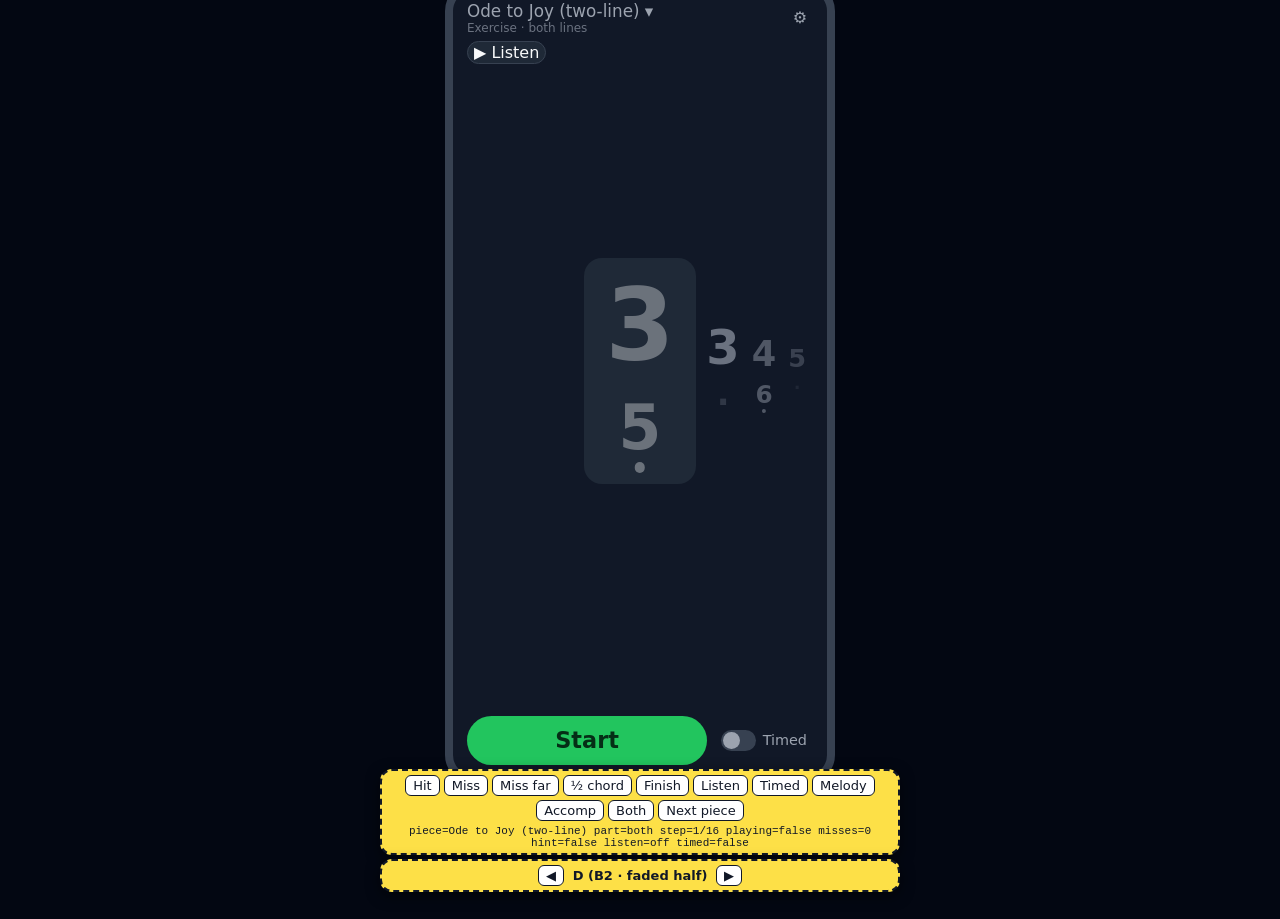
<file: prototype-main-screen.html>
<!DOCTYPE html>
<!--
  PROTOTYPE, throwaway. Wayfinder ticket: "How does the main screen fit on a phone held near the drum?"
  Three structurally different main-screen layouts, switchable via ?variant=A|B|C (or ← / →).
  No microphone: drive it with the yellow sim bar (or keys H hit, M miss, P half chord, F finish,
  L Listen, T Timed, 1/2/3 part, N next piece). Self-contained: double-click to open.
  Round 2 (after feedback: "B overall, numbers in the middle, dots only, rethink the hint"):
  D and E are B with the steps centred, next steps on the right, plain dots, and the hint to the
  left of the numbers. D = whole drum, far half faded. E = only the half with the target, cut and faded.
  Round 3: tongue positions from the learner's photo; "Miss far" misses on the other half;
  F = E, but a right-half hint shows on the right (in place of the next steps).
  On a wide screen it renders inside a phone-sized frame; open it on a phone to see it full size.
-->
<html lang="en">
<head>
<meta charset="utf-8">
<meta name="viewport" content="width=device-width, initial-scale=1, viewport-fit=cover">
<title>PROTOTYPE · main screen</title>
<style>
* { box-sizing: border-box; }
html, body { margin: 0; height: 100%; background: #030712; color: #f9fafb;
  font-family: system-ui, -apple-system, "Segoe UI", sans-serif; overflow: hidden; }
button { font: inherit; color: inherit; cursor: pointer; }
#phone { position: relative; width: 100vw; height: 100dvh; background: #111827; overflow: hidden; }
@media (min-width: 700px) {
  body { display: flex; align-items: center; justify-content: center; }
  #phone { width: 390px; height: 800px; border-radius: 28px; border: 8px solid #374151; }
}
#app { position: absolute; inset: 0; } /* bottom set from the prototype bars' height, see fit() */

/* ---------- shared bits ---------- */
.n { position: relative; display: inline-block; line-height: 1; }
.lit { color: #fde047 !important; }
.hitc { color: #22c55e !important; }
.missc { color: #f87171 !important; }
.ghost { opacity: .35; }
.gear, .pname { background: none; border: none; color: #9ca3af; }
.pname { font-size: 1.05rem; text-align: left; padding: 0; }
.pname small { display: block; font-size: .75rem; color: #6b7280; }
.result { color: #d1d5db; text-align: center; font-size: 1rem; }
.feedback { color: #f87171; text-align: center; min-height: 1.4em; }
.switch { display: inline-flex; align-items: center; gap: .4rem; color: #9ca3af; font-size: .9rem;
  background: none; border: none; }
.switch i { width: 2.2rem; height: 1.3rem; border-radius: 999px; background: #374151; position: relative; }
.switch i::after { content: ""; position: absolute; top: 2px; left: 2px; width: 1.05rem; height: 1.05rem;
  border-radius: 50%; background: #9ca3af; transition: left .15s; }
.switch.on i { background: #2563eb; } .switch.on i::after { left: 1.05rem; background: #fff; }
.startbtn { border: none; border-radius: 999px; background: #22c55e; color: #052e16; font-weight: 700; }
.listenbtn { border: 1px solid #374151; background: #1f2937; border-radius: 999px; }
.speed { display: inline-flex; align-items: center; gap: .3rem; color: #9ca3af; }
.speed button { width: 2rem; height: 2rem; border-radius: 50%; border: 1px solid #374151; background: #1f2937; }
.beat { width: .8rem; height: .8rem; border-radius: 50%; background: #374151; display: inline-block; }
.beat.on { background: #60a5fa; }

/* Drum map: 15 tongues. Placement is approximate; the real layout comes from the drum. */
.drum { position: relative; aspect-ratio: 1; border-radius: 50%; background: #1f2937; border: 2px solid #374151; }
.drum .t { position: absolute; width: 13%; height: 13%; transform: translate(-50%, -50%); border-radius: 40%;
  background: #374151; color: #6b7280; display: flex; align-items: center; justify-content: center; font-size: .8em; }
.drum .t.target { background: #fde047; color: #111827; }
.drum .t.wrong { background: #f87171; color: #111827; }

/* ---------- prototype chrome (not part of the design) ---------- */
#proto { position: fixed; left: 50%; bottom: 8px; transform: translateX(-50%); z-index: 99; width: min(100vw - 8px, 520px);
  font-size: 13px; color: #111827; }
#sim, #switcher { background: #fde047; border: 2px dashed #111827; border-radius: 12px; padding: 4px 6px;
  display: flex; flex-wrap: wrap; gap: 4px; align-items: center; justify-content: center; box-shadow: 0 4px 14px #0008; }
#sim { margin-bottom: 4px; }
#sim button, #switcher button { border: 1px solid #111827; background: #fff; border-radius: 6px; padding: 2px 7px; color: #111827; }
#switcher b { min-width: 9rem; text-align: center; }
#state { width: 100%; text-align: center; font-family: ui-monospace, monospace; font-size: 11px; }

/* ---------- Variant A: "Big number" — one column, controls in a bottom thumb row ---------- */
.vA { height: 100%; display: flex; flex-direction: column; padding: 12px 16px; }
.vA header { display: flex; justify-content: space-between; align-items: center; }
.vA .stage { flex: 1; display: flex; flex-direction: column; align-items: center; justify-content: center; gap: 4px; position: relative; }
.vA .cur { display: flex; flex-direction: column; align-items: center; font-weight: 700; }
.vA .cur .m { font-size: 9rem; }
.vA .cur.two .m { font-size: 6.5rem; }
.vA .cur .a { font-size: 4.2rem; color: #93c5fd; margin-top: .25em; }
.vA .nexts { display: flex; gap: 18px; color: #6b7280; font-weight: 700; align-items: flex-start; }
.vA .nexts .step { display: flex; flex-direction: column; align-items: center; }
.vA .nexts .m { font-size: 2.3rem; } .vA .nexts .a { font-size: 1.6rem; color: #4b6a99; margin-top: .3em; }
.vA .nexts .step:nth-child(2) { opacity: .7 } .vA .nexts .step:nth-child(3) { opacity: .45 }
.vA .hint { position: absolute; left: 0; right: 0; bottom: 0; height: 52%; display: flex; align-items: center;
  justify-content: center; background: #111827f0; }
.vA .hint .drum { height: 100%; font-size: 1.1rem; }
.vA .stage.hinting { justify-content: flex-start; }
.vA .stage.hinting .cur .m { font-size: 6rem; } .vA .stage.hinting .cur .a { font-size: 3.5rem; }
.vA .stage.hinting .nexts { display: none; }
.vA .bottom { display: flex; align-items: center; justify-content: space-between; gap: 8px; }
.vA .startbtn { font-size: 1.5rem; padding: .6rem 1.8rem; }
.vA .listenbtn { padding: .55rem .9rem; }
/* A's octave marks: dots, but big and well clear of the digit */
.vA .n.high::before, .vA .n.low::after { content: ""; position: absolute; left: 50%; width: .17em; height: .17em;
  border-radius: 50%; background: currentColor; transform: translateX(-50%); }
.vA .n.high::before { top: -.2em; } .vA .n.low::after { bottom: -.22em; }

/* ---------- Variant B: "Reading strip" — steps flow left→right like a sheet; drum map has a fixed home ---------- */
.vB { height: 100%; display: grid; grid-template-rows: auto auto 1fr auto auto; padding: 10px 14px; gap: 6px; }
.vB header { display: flex; justify-content: space-between; align-items: center; }
.vB .tools { display: flex; justify-content: space-between; align-items: center; }
.vB .strip { display: flex; align-items: center; gap: 14px; overflow: hidden; padding: 6px 0; font-weight: 700; }
.vB .strip .step { display: flex; flex-direction: column; align-items: center; flex: none; }
.vB .strip .step .a { color: #93c5fd; }
.vB .strip .cur { font-size: 6.2rem; background: #1f2937; border-radius: 18px; padding: .1em .22em .2em; }
.vB .strip .cur .a { font-size: .62em; margin-top: .15em; }
.vB .strip .nx { color: #6b7280; } .vB .strip .nx .a { color: #4b6a99; font-size: .7em; margin-top: .25em; }
.vB .strip .nx1 { font-size: 3rem } .vB .strip .nx2 { font-size: 2.2rem; opacity: .7 } .vB .strip .nx3 { font-size: 1.6rem; opacity: .45 }
.vB .map { display: flex; align-items: center; justify-content: center; }
.vB .map .drum { height: 100%; max-height: 260px; font-size: 1rem; }
.vB .map .drum.idle { opacity: .25; }
.vB .bottom { display: grid; grid-template-columns: 1fr auto; gap: 8px; align-items: center; }
.vB .startbtn { font-size: 1.4rem; padding: .7rem; width: 100%; }
/* B's octave marks: dots plus a colour per row (low amber, high sky) */
.vB .n.high::before, .vB .n.low::after { content: ""; position: absolute; left: 50%; width: .16em; height: .16em;
  border-radius: 50%; background: currentColor; transform: translateX(-50%); }
.vB .n.high::before { top: -.18em; } .vB .n.low::after { bottom: -.2em; }
.vB .n.low { color: #fbbf24; } .vB .n.high { color: #38bdf8; }
.vB .nx .n.low { color: #a16207; } .vB .nx .n.high { color: #0369a1; }

/* ---------- Variant C: "Card + drawer" — everything but the notes is tucked away ---------- */
.vC { height: 100%; display: flex; flex-direction: column; }
.vC .top { display: flex; justify-content: space-between; align-items: center; padding: 10px 14px; }
.vC .card { flex: 1; margin: 0 12px; border-radius: 24px; background: #0b1220; display: flex; position: relative; overflow: hidden; }
.vC .now { flex: 1; display: flex; flex-direction: column; align-items: center; justify-content: center; font-weight: 700; }
.vC .now .m { font-size: 8.5rem; } .vC .now.two .m { font-size: 6rem; }
.vC .now .a { font-size: 4rem; color: #93c5fd; margin-top: .3em; }
.vC .rail { width: 70px; display: flex; flex-direction: column; align-items: center; justify-content: center; gap: 18px;
  border-left: 1px solid #1f2937; color: #6b7280; font-weight: 700; }
.vC .rail .step { display: flex; flex-direction: column; align-items: center; }
.vC .rail .m { font-size: 2rem; } .vC .rail .a { font-size: 1.4rem; color: #4b6a99; margin-top: .25em; }
.vC .rail .step:nth-child(2) { opacity: .65 } .vC .rail .step:nth-child(3) { opacity: .4 }
.vC .hint { position: absolute; right: 10px; bottom: 10px; width: 46%; font-size: .9rem; }
.vC .below { padding: 8px 14px; min-height: 3.2rem; }
.vC .fab { position: absolute; right: 14px; bottom: 14px; display: flex; flex-direction: column; align-items: flex-end; gap: 8px; }
.vC .drawer { display: flex; align-items: center; justify-content: space-around; padding: 10px 14px 12px;
  border-top: 1px solid #1f2937; background: #0f172a; }
.vC .startbtn { width: 4.2rem; height: 4.2rem; font-size: 1.1rem; }
.vC .listenbtn { padding: .5rem .8rem; }
/* C's octave marks: a bar over/under the digit (wider than a dot), digit nudged up/down */
.vC .n.high::before, .vC .n.low::after { content: ""; position: absolute; left: 12%; right: 12%; height: .08em;
  border-radius: .04em; background: currentColor; }
.vC .n.high { top: -.06em } .vC .n.low { top: .06em }
.vC .n.high::before { top: -.14em; } .vC .n.low::after { bottom: -.14em; }

/* ---------- Variants D/E: B revised — steps centred, next on the right, hint on the left ---------- */
.vD { height: 100%; display: grid; grid-template-rows: auto auto 1fr auto auto; padding: 10px 14px; gap: 6px; }
.vD header { display: flex; justify-content: space-between; align-items: center; }
.vD .tools { display: flex; justify-content: space-between; align-items: center; }
.vD .row { display: grid; grid-template-columns: 1fr auto 1fr; align-items: center; gap: 10px; min-height: 0; }
.vD .left { display: flex; justify-content: flex-start; align-items: center; height: 100%; }
.vD .step { display: flex; flex-direction: column; align-items: center; font-weight: 700; flex: none; }
/* no line colours: green only ever means "heard" */
.vD .step .a { color: inherit; }
.vD .cur { font-size: 6.2rem; background: #1f2937; border-radius: 18px; padding: .1em .22em .2em; }
.vD .cur .a { font-size: .62em; margin-top: .15em; }
.vD .nexts { display: flex; gap: 12px; align-items: center; color: #6b7280; }
.vD .nexts .a { font-size: .7em; margin-top: .25em; }
.vD .nx1 { font-size: 3rem } .vD .nx2 { font-size: 2.2rem; opacity: .7 } .vD .nx3 { font-size: 1.6rem; opacity: .45 }
.vD .bottom { display: grid; grid-template-columns: 1fr auto; gap: 8px; align-items: center; }
.vD .startbtn { font-size: 1.4rem; padding: .7rem; width: 100%; }
.vD .n.high::before, .vD .n.low::after { content: ""; position: absolute; left: 50%; width: .17em; height: .17em;
  border-radius: 50%; background: currentColor; transform: translateX(-50%); }
.vD .n.high::before { top: -.2em; } .vD .n.low::after { bottom: -.22em; }
.vD .drum { font-size: .75rem; }
.vD .drum .t.far { opacity: .12; }
.vD .hintD .drum { width: 100%; }
.vD .hintD { width: 100%; }
/* E: a window onto one half of a drum twice the cell's width */
/* the window spans ~65% of the drum, so tongues near the middle line aren't cut */
.vD .half { position: relative; overflow: hidden; width: 100%; aspect-ratio: .65; }
.vD .half .drum { position: absolute; top: 0; width: 153.8%; font-size: .95rem; }
.vD .half.right .drum { left: -53.8%; }
.vD .half.left { -webkit-mask-image: linear-gradient(to right, #000 78%, transparent);
  mask-image: linear-gradient(to right, #000 78%, transparent); }
.vD .half.right { -webkit-mask-image: linear-gradient(to left, #000 78%, transparent);
  mask-image: linear-gradient(to left, #000 78%, transparent); }

@keyframes shake { 25% { transform: translateX(-.05em) } 75% { transform: translateX(.05em) } }
.shake { animation: shake .3s; display: inline-flex; flex-direction: inherit; align-items: inherit; }
</style>
</head>
<body>
<div id="phone"><div id="app"></div></div>

<div id="proto">
  <div id="sim">
    <button data-k="h">Hit</button><button data-k="m">Miss</button><button data-k="x">Miss far</button><button data-k="p">½ chord</button>
    <button data-k="f">Finish</button><button data-k="l">Listen</button><button data-k="t">Timed</button>
    <button data-k="1">Melody</button><button data-k="2">Accomp</button><button data-k="3">Both</button>
    <button data-k="n">Next piece</button>
    <div id="state"></div>
  </div>
  <div id="switcher"><button id="prev">◀</button><b id="vlabel"></b><button id="next">▶</button></div>
</div>

<script>
// ---------- data ----------
const TONGUES = ["_3","_4","_5","_6","_7","1","2","3","4","5","6","7","˙1","˙2","˙3"];
const PIECES = [
  { name: "Ode to Joy (two-line)", group: "Exercise", two: true, tempo: 60,
    steps: [["3","_5"],["3",null],["4","_6"],["5",null],["5","_7"],["4",null],["3","_5"],["2",null],
            ["1","_3"],["1",null],["2","_6"],["3",null],["3","_5"],["2",null],["2","_5"],[null,"_3"]] },
  { name: "Octave check", group: "Exercise", two: false, tempo: 60,
    steps: [["3"],["˙3"],["3"],["_3"],["˙1"],["1"],["_5"],["5"],["˙2"],["2"],["_6"],["6"]].map(([m]) => [m, null]) },
  { name: "Scarborough Fair", group: "My songs", two: true, tempo: 64,
    steps: [["2","_6"],["2",null],["6","_3"],["6",null],["7","_5"],["5",null],["6","_6"],[null,"_4"],["˙1","_7"],["˙2",null],["˙1","_5"],["7",null],["6","_6"]] },
];
const VARIANTS = { A: "Big number", B: "Reading strip", C: "Card + drawer", D: "B2 · faded half", E: "B2 · half crop", F: "B2 · half on its side" };

// ---------- state (in memory only) ----------
const S = { piece: 0, part: "both", step: 0, playing: false, misses: 0, idleSince: Date.now(), hint: false,
  wrong: null, feedback: null, flash: null, halfHeard: null, timed: false, beat: false, beatTimer: null,
  listening: false, listenIdx: -1, listenSpeed: 60, listenTimer: null, result: null, runs: {} };

const piece = () => PIECES[S.piece];
const part = () => piece().two ? S.part : "melody";
function steps() { // the notes of the current part, one entry per step: {m, a}
  const p = piece(), pt = S.timed ? "melody" : part();
  return p.steps.map(([m, a]) => ({ m: pt === "accomp" ? null : m, a: pt === "melody" ? null : a }))
    .filter((s) => s.m || s.a);
}
const targets = (s) => [s.m, s.a].filter(Boolean);

// ---------- sim actions ----------
function hit() {
  if (S.listening) return;
  if (!S.playing) return start();
  S.result = null;
  if (S.timed) { S.flash = "hit"; return render(); }
  S.flash = "hit"; S.feedback = null; render();
  setTimeout(advance, 220);
}
function miss() {
  if (S.listening || !S.playing) return;
  S.result = null;
  const t = targets(steps()[S.step]);
  const wrong = TONGUES.filter((x) => !t.includes(x))[Math.floor(Math.random() * 12)];
  S.misses++; S.wrong = wrong; S.feedback = wrong; S.flash = "miss";
  if (!S.timed && S.misses >= 2) S.hint = true;
  S.idleSince = Date.now(); render();
}
function missFar() { // a wrong tongue on the other half of the drum from the target
  if (S.listening || !S.playing) return;
  const t = targets(steps()[S.step]), left = POS[t[0]][0] <= 50;
  const pool = TONGUES.filter((x) => !t.includes(x) && (POS[x][0] <= 50) !== left);
  S.result = null; S.misses++; S.wrong = S.feedback = pool[Math.floor(Math.random() * pool.length)]; S.flash = "miss";
  if (!S.timed && S.misses >= 2) S.hint = true;
  S.idleSince = Date.now(); render();
}
function half() {
  const s = steps()[S.step]; if (!s || !(s.m && s.a) || !S.playing) return;
  S.result = null; S.halfHeard = s.m; S.idleSince = Date.now(); render();
}
function advance() {
  S.step++; S.misses = 0; S.hint = false; S.wrong = null; S.feedback = null; S.flash = null; S.halfHeard = null;
  S.idleSince = Date.now();
  if (S.step >= steps().length) return finish();
  render();
}
function finish() {
  const key = piece().name + "/" + part(), n = steps().length;
  const score = Math.max(0, n - Math.floor(Math.random() * 4));
  if (S.timed) S.result = `${score}/${n} on time · Tempo ${piece().tempo} → ${piece().tempo + 4} next time`;
  else if (S.runs[key]) S.result = `again: ${score}/${n}`;
  else S.result = `First run today: ${score}/${n} · last time ${Math.max(0, score - 3)}/${n}`;
  S.runs[key] = true;
  S.step = 0; S.misses = 0; S.hint = false; S.feedback = null; S.flash = null; S.idleSince = Date.now();
  render();
}
function start() {
  stopListen(); S.playing = true; S.step = 0; S.misses = 0; S.hint = false; S.feedback = null; S.result = null;
  S.halfHeard = null; S.idleSince = Date.now();
  clearInterval(S.beatTimer);
  if (S.timed) S.beatTimer = setInterval(() => { S.beat = !S.beat; if (S.beat && S.flash !== "hit") S.flash = "miss";
    if (!S.beat) { S.step++; S.flash = null; if (S.step >= steps().length) { clearInterval(S.beatTimer); finish(); } } render(); }, 500);
  render();
}
function toggleTimed() { S.timed = !S.timed; S.playing = false; clearInterval(S.beatTimer); S.step = 0; render(); }
function setPart(p) { if (!piece().two) return; S.part = p; S.playing = false; S.step = 0; clearInterval(S.beatTimer); render(); }
function nextPiece() { S.piece = (S.piece + 1) % PIECES.length; S.playing = false; S.step = 0; S.result = null; clearInterval(S.beatTimer); render(); }
function listen() { S.listening ? stopListen() : startListen(); render(); }
let ctx;
function tone(id) {
  if (!id) return; ctx ??= new AudioContext();
  const midi = { "_3":54,"_4":55,"_5":57,"_6":59,"_7":61,"1":62,"2":64,"3":66,"4":67,"5":69,"6":71,"7":73,"˙1":74,"˙2":76,"˙3":78 }[id];
  const o = ctx.createOscillator(), g = ctx.createGain();
  o.frequency.value = 440 * 2 ** ((midi - 69) / 12); g.gain.setValueAtTime(.25, ctx.currentTime);
  g.gain.exponentialRampToValueAtTime(.001, ctx.currentTime + 1.2); o.connect(g).connect(ctx.destination);
  o.start(); o.stop(ctx.currentTime + 1.2);
}
function startListen() {
  S.listening = true; S.listenIdx = -1; S.listenSpeed = piece().tempo;
  const tick = () => {
    S.listenIdx++; const s = steps()[S.listenIdx];
    if (!s) { stopListen(); return render(); }
    tone(s.m); tone(s.a); render();
    S.listenTimer = setTimeout(tick, 60000 / S.listenSpeed);
  };
  tick();
}
function stopListen() { clearTimeout(S.listenTimer); S.listening = false; S.listenIdx = -1; }
function speed(d) { S.listenSpeed = Math.min(160, Math.max(40, S.listenSpeed + d)); render(); }
setInterval(() => { // ~5 s without a strike brings the Location hint
  if (S.playing && !S.timed && !S.listening && !S.hint && Date.now() - S.idleSince > 5000) { S.hint = true; render(); }
}, 250);

// ---------- rendering helpers ----------
function n(id, cls = "") {
  if (!id) return `<span class="n ghost ${cls}">·</span>`;
  const oct = id[0] === "_" ? "low" : id[0] === "˙" ? "high" : "mid";
  return `<span class="n ${oct} ${cls}">${oct === "mid" ? id : id.slice(1)}</span>`;
}
function view() { // the window shown: during Listen it follows the lit note, otherwise your step
  const all = steps(), i = S.listening ? Math.max(0, S.listenIdx) : S.step;
  return { cur: all[i], next: all.slice(i + 1, i + 4), two: piece().two && !S.timed && part() === "both" };
}
function curCls(which) {
  if (S.listening) return "lit";
  if (!S.playing) return "ghost";
  if (S.flash === "hit") return "hitc";
  if (which && S.halfHeard === which) return "hitc";
  return "";
}
// Where each tongue sits on the drum, as [x%, y%], read off the learner's photo
// (prototype-drum-photo.png: tongue centres in its pixels, drum top ~552,352 with radii 422 × 328).
// Octaves inferred from tongue size (bigger = lower); the photo doesn't show the dots.
const PHOTO = { "˙3": [553, 50], "˙2": [325, 125], "2": [450, 95], "3": [655, 95], "˙1": [780, 125],
  "_7": [330, 205], "1": [800, 205], "_3": [556, 240], "7": [230, 310], "6": [880, 310],
  "_5": [330, 400], "_6": [790, 390], "_4": [560, 490], "5": [400, 535], "4": [720, 530] };
const POS = Object.fromEntries(Object.entries(PHOTO).map(([id, [x, y]]) =>
  [id, [50 + (x - 552) / 422 * 45, 50 + (y - 352) / 328 * 45]]));
function drumAt(targetsLeft, far) { // far(id) → fade that tongue
  return `<div class="drum">${TONGUES.map((id) => `<div class="t ${targetsLeft.includes(id) ? "target" : id === S.wrong ? "wrong" : ""} ${far(id) ? "far" : ""}"
    style="left:${POS[id][0]}%;top:${POS[id][1]}%">${n(id)}</div>`).join("")}</div>`;
}
function hintSide() { // which half of the drum the target(s) sit in: "left", "right" or "both"
  const t = targets(steps()[S.step] || {}).filter((x) => x !== S.halfHeard);
  const sides = new Set(t.map((id) => POS[id][0] <= 50 ? "left" : "right"));
  return { t, side: sides.size === 1 ? [...sides][0] : "both" };
}
function hintD() {
  const { t, side } = hintSide();
  const far = (id) => side !== "both" && (side === "left" ? POS[id][0] > 55 : POS[id][0] < 45);
  return `<div class="hintD">${drumAt(t, far)}</div>`;
}
function hintE() {
  const { t, side } = hintSide();
  if (side === "both") return hintD(); // a chord across both halves needs the whole drum
  return `<div class="half ${side}">${drumAt(t, () => false)}</div>`;
}
function drum(cls = "") {
  const s = steps()[S.step] || {}, t = targets(s).filter((x) => x !== S.halfHeard);
  // approximate placement: alternate left/right around the rim, low tongues nearest you (bottom)
  const pos = TONGUES.map((id, i) => {
    const outer = i < 9, j = outer ? i : i - 9;
    const k = Math.ceil(j / 2) * (j % 2 ? 1 : -1), a = Math.PI / 2 + k * (outer ? 0.7 : 1.05);
    const r = outer ? 38 : 19;
    return `<div class="t ${t.includes(id) ? "target" : id === S.wrong ? "wrong" : ""}"
      style="left:${50 + r * Math.cos(a)}%;top:${50 + r * Math.sin(a)}%">${n(id)}</div>`;
  });
  // B keeps the map's space reserved but empty (no tongues) until the hint is due: no always-on aid
  return `<div class="drum ${cls}">${cls === "idle" ? "" : pos.join("")}</div>`;
}
const gear = () => `<button class="gear" title="Settings">⚙</button>`;
const pname = () => `<button class="pname">${piece().name} ▾<small>${piece().group}${piece().two && !S.timed ? " · " + { melody: "melody line", accomp: "accompaniment line", both: "both lines" }[part()] : ""}</small></button>`;
const timedSw = () => `<button class="switch ${S.timed ? "on" : ""}" onclick="toggleTimed()"><i></i>Timed</button>`;
const listenCtl = () => S.listening
  ? `<span class="speed"><button onclick="speed(-5)">−</button>${S.listenSpeed}<button onclick="speed(5)">+</button></span>
     <button class="listenbtn" onclick="listen()">■ Stop</button>`
  : `<button class="listenbtn" onclick="listen()">▶ Listen</button>`;
const startBtn = (label = S.playing ? "Restart" : "Start") => `<button class="startbtn" onclick="start()">${label}</button>`;
const msg = () => S.result ? `<div class="result">${S.result}</div>`
  : `<div class="feedback">${S.feedback ? "That was " + n(S.feedback) : ""}</div>`;
const beat = () => S.timed && S.playing ? `<span class="beat ${S.beat ? "on" : ""}"></span>` : "";
const stepHtml = (s, mc = "", ac = "") => `<div class="step"><span class="m">${n(s.m, mc)}</span>${s.a !== undefined && view().two ? `<span class="a">${n(s.a, ac)}</span>` : ""}</div>`;

// ---------- Variant A: Big number ----------
function VariantA() {
  const v = view(), c = v.cur || {};
  const one = !v.two ? (c.m ? "m" : "a") : null;
  return `<div class="vA">
    <header>${pname()}${gear()}</header>
    <div class="stage ${S.hint ? "hinting" : ""}">
      <div class="cur ${v.two ? "two" : ""} ${S.flash === "miss" ? "shake missc" : ""}">
        <span class="m">${n(one === "a" ? c.a : c.m, curCls(c.m))}</span>
        ${v.two ? `<span class="a">${n(c.a, curCls(c.a))}</span>` : ""}
      </div>
      <div class="nexts">${v.next.map((s) => stepHtml(s)).join("")}</div>
      ${S.hint ? `<div class="hint">${drum()}</div>` : ""}
    </div>
    ${msg()}
    <div class="bottom">${listenCtl()}<span>${beat()}</span>${timedSw()}${startBtn()}</div>
  </div>`;
}

// ---------- Variant B: Reading strip ----------
function VariantB() {
  const v = view(), c = v.cur || {};
  const strip = v.cur ? `<div class="step cur ${S.flash === "miss" ? "shake" : ""}">
      <span class="m">${n(v.two || c.m ? c.m : c.a, curCls(c.m))}</span>${v.two ? `<span class="a">${n(c.a, curCls(c.a))}</span>` : ""}</div>`
    + v.next.map((s, i) => `<div class="step nx nx${i + 1}"><span class="m">${n(v.two || s.m ? s.m : s.a)}</span>${v.two ? `<span class="a">${n(s.a)}</span>` : ""}</div>`).join("") : "";
  return `<div class="vB">
    <header>${pname()}${gear()}</header>
    <div class="tools">${listenCtl()}${beat()}</div>
    <div style="display:flex;flex-direction:column;justify-content:center;min-height:0">
      <div class="strip">${strip}</div>${msg()}
    </div>
    <div class="map" style="height:200px">${S.timed ? "" : drum(S.hint ? "" : "idle")}</div>
    <div class="bottom">${startBtn()}${timedSw()}</div>
  </div>`;
}

// ---------- Variant C: Card + drawer ----------
function VariantC() {
  const v = view(), c = v.cur || {};
  return `<div class="vC">
    <div class="top">${pname()}${gear()}</div>
    <div class="card">
      <div class="now ${v.two ? "two" : ""} ${S.flash === "miss" ? "shake missc" : ""}">
        <span class="m">${n(v.two || c.m ? c.m : c.a, curCls(c.m))}</span>
        ${v.two ? `<span class="a">${n(c.a, curCls(c.a))}</span>` : ""}
      </div>
      <div class="rail">${v.next.map((s) => stepHtml(s)).join("")}</div>
      ${S.hint ? `<div class="hint">${drum()}</div>` : ""}
    </div>
    <div class="below">${msg()}</div>
    <div class="drawer">${listenCtl()}${beat()}${startBtn(S.playing ? "⟲" : "Start")}${timedSw()}</div>
  </div>`;
}

// ---------- Variants D/E: B revised ----------
function VariantB2(hint) {
  const v = view(), c = v.cur || {};
  const cur = v.cur ? `<div class="step cur ${S.flash === "miss" ? "shake" : ""}">
      <span class="m">${n(v.two || c.m ? c.m : c.a, curCls(c.m))}</span>${v.two ? `<span class="a">${n(c.a, curCls(c.a))}</span>` : ""}</div>` : "";
  const nexts = v.next.map((s, i) => `<div class="step nx${i + 1}"><span class="m">${n(v.two || s.m ? s.m : s.a)}</span>${v.two ? `<span class="a">${n(s.a)}</span>` : ""}</div>`).join("");
  return `<div class="vD">
    <header>${pname()}${gear()}</header>
    <div class="tools">${listenCtl()}${beat()}</div>
    <div style="display:flex;flex-direction:column;justify-content:center;min-height:0;gap:10px">
      <div class="row"><div class="left">${S.hint && !S.timed ? hint() : ""}</div>${cur}<div class="nexts">${nexts}</div></div>
      ${msg()}
    </div>
    <div></div>
    <div class="bottom">${startBtn()}${timedSw()}</div>
  </div>`;
}
const VariantD = () => VariantB2(hintD);
// F: like E, but a right-half hint sits on the right, in place of the next steps
function VariantF() {
  const html = VariantB2(hintE), side = hintSide().side;
  if (!S.hint || S.timed || side !== "right") return html;
  const d = document.createElement("div"); d.innerHTML = html;
  const row = d.querySelector(".row");
  row.querySelector(".nexts").innerHTML = row.querySelector(".left").innerHTML;
  row.querySelector(".left").innerHTML = "";
  return d.innerHTML;
}
const VariantE = () => VariantB2(hintE);

// ---------- switcher + wiring ----------
const params = new URLSearchParams(location.search);
let variant = VARIANTS[params.get("variant")] ? params.get("variant") : "D";
function render() {
  document.getElementById("app").innerHTML = { A: VariantA, B: VariantB, C: VariantC, D: VariantD, E: VariantE, F: VariantF }[variant]();
  document.getElementById("vlabel").textContent = `${variant} (${VARIANTS[variant]})`;
  document.getElementById("state").textContent =
    `piece=${piece().name} part=${S.timed ? "melody(timed)" : part()} step=${S.step + 1}/${steps().length} playing=${S.playing} misses=${S.misses} hint=${S.hint} listen=${S.listening ? S.listenSpeed : "off"} timed=${S.timed}`;
  if (S.flash === "miss" && !S.timed) setTimeout(() => { if (S.flash === "miss") { S.flash = null; } }, 300);
}
function fit() { // keep the prototype bars from covering the design
  const h = document.getElementById("proto").offsetHeight + 12;
  const framed = innerWidth >= 700;
  document.getElementById("app").style.bottom = framed ? "0" : h + "px";
  document.body.style.paddingBottom = framed ? h + "px" : "0";
}
addEventListener("resize", fit);
function cycle(d) {
  const keys = Object.keys(VARIANTS);
  variant = keys[(keys.indexOf(variant) + d + keys.length) % keys.length];
  params.set("variant", variant); history.replaceState(null, "", "?" + params); render();
}
document.getElementById("prev").onclick = () => cycle(-1);
document.getElementById("next").onclick = () => cycle(1);
const ACT = { h: hit, m: miss, x: missFar, p: half, f: finish, l: listen, t: toggleTimed, n: nextPiece,
  1: () => setPart("melody"), 2: () => setPart("accomp"), 3: () => setPart("both") };
document.getElementById("sim").onclick = (e) => { const k = e.target.dataset?.k; if (k) ACT[k](); };
addEventListener("keydown", (e) => {
  if (e.key === "ArrowLeft") return cycle(-1);
  if (e.key === "ArrowRight") return cycle(1);
  ACT[e.key.toLowerCase()]?.();
});
render(); fit();
// ?keys=hmm replays sim keys on load, e.g. to share "a step with the hint up"
for (const k of params.get("keys") || "") ACT[k]?.();
</script>
</body>
</html>
</file>
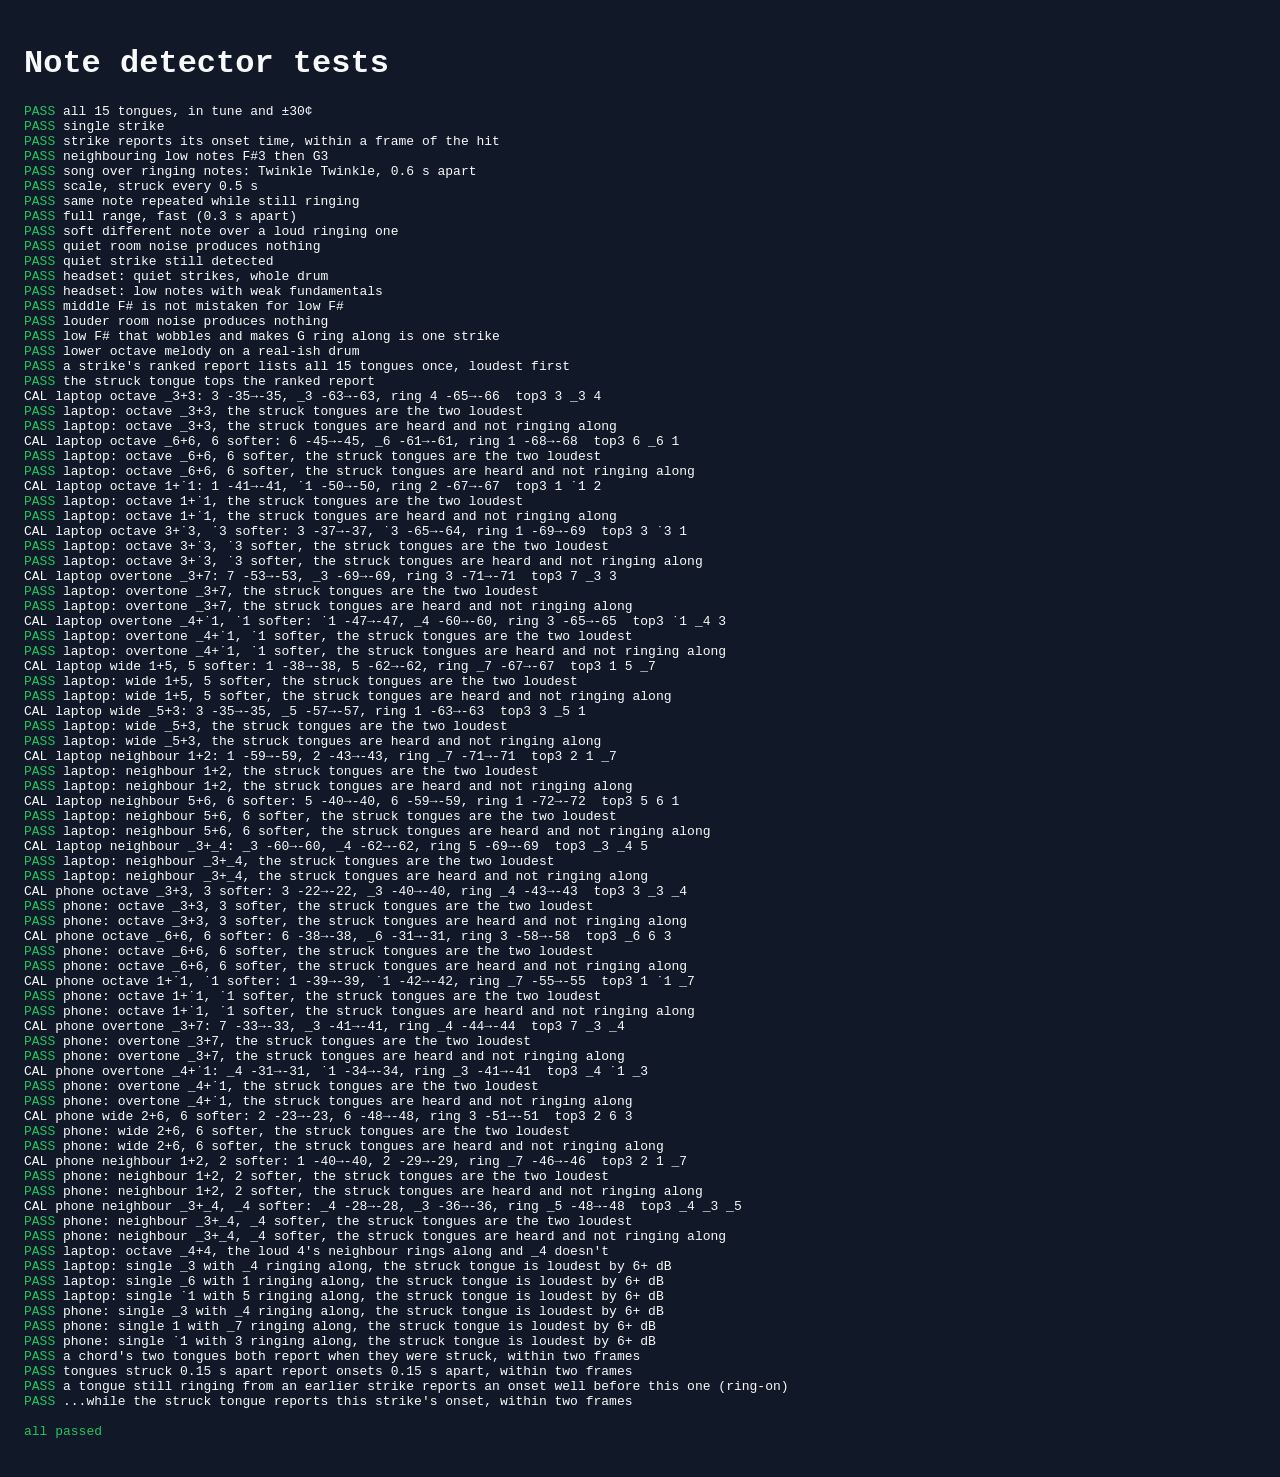
<file: test.html>
<!DOCTYPE html>
<html lang="en">
<head>
  <meta charset="utf-8">
  <title>Detector tests</title>
  <style>body { font-family: ui-monospace, monospace; background: #111827; color: #f9fafb; padding: 1rem; } .fail { color: #f87171; } .pass { color: #22c55e; }</style>
</head>
<body>
  <h1>Note detector tests</h1>
  <pre id="out"></pre>
  <script type="module">
    // Cache-busted so a plain reload always tests the latest code.
    const bust = `?v=${Date.now()}`;
    const { NOTE_BY_ID, DRUM_NOTES } = await import(`./notes.js${bust}`);
    const { NoteListener, CONFIG } = await import(`./pitch.js${bust}`);

    const SR = 48000, WIN = CONFIG.windowSize, HOP = 800; // ~60 frames per second, like requestAnimationFrame
    const out = document.getElementById("out");
    const results = [];

    // Render strikes [{ id, at (s), amp, detune (cents), fund, overtones, beat, sym }] into one signal,
    // drum-ish: fundamental + weaker harmonics (scaled by `overtones`, default 1) + an inharmonic
    // partial, exponential decay, a little noise.
    // Real-drum quirks: `beat` = { depth, hz } makes the volume wobble; `sym` = { id, gain } makes a
    // neighbouring tongue slowly ring along.
    // Every signal starts with LEAD seconds of just noise, like the moment after pressing Start.
    const LEAD = 1.2;
    function render(strikes, seconds, { noise = 0.002, seed = 1 } = {}) {
      const sig = new Float32Array(Math.ceil((seconds + LEAD) * SR));
      let s = seed;
      const rand = () => ((s = (s * 16807) % 2147483647) / 2147483647) * 2 - 1;
      for (let i = 0; i < sig.length; i++) sig[i] = rand() * noise;
      for (const st of strikes) {
        const f = NOTE_BY_ID[st.id].freq * Math.pow(2, (st.detune || 0) / 1200);
        const start = Math.floor((st.at + LEAD) * SR);
        for (let i = start; i < sig.length; i++) {
          const t = (i - start) / SR;
          let env = (st.amp ?? 0.3) * Math.min(1, t / 0.003) * Math.exp(-t * 2.5);
          if (st.beat) env *= 1 - st.beat.depth * 0.5 * (1 - Math.cos(2 * Math.PI * st.beat.hz * t));
          sig[i] += env * ((st.fund ?? 1) * Math.sin(2 * Math.PI * f * t) + (st.overtones ?? 1)
            * (0.25 * Math.sin(2 * Math.PI * 2 * f * t) * Math.exp(-t * 4)
            + 0.1 * Math.sin(2 * Math.PI * 2.76 * f * t) * Math.exp(-t * 8)));
          if (st.sym) {
            const fs = NOTE_BY_ID[st.sym.id].freq;
            sig[i] += env * st.sym.gain * (1 - Math.exp(-t / 0.3)) * Math.sin(2 * Math.PI * fs * t);
          }
        }
      }
      return sig;
    }

    function runListener(sig) {
      const l = new NoteListener(SR);
      const events = [];
      for (let end = WIN; end <= sig.length; end += HOP) {
        const e = l.process(sig.subarray(end - WIN, end), (end / SR) * 1000);
        if (e) events.push(e.note.id);
      }
      return events;
    }

    function check(name, got, want) {
      const ok = JSON.stringify(got) === JSON.stringify(want);
      results.push({ name, ok });
      out.innerHTML += `<span class="${ok ? "pass" : "fail"}">${ok ? "PASS" : "FAIL"}</span> ${name}\n`
        + (ok ? "" : `     want ${JSON.stringify(want)}\n     got  ${JSON.stringify(got)}\n`);
    }

    // Every tongue, alone, in tune and ±30 cents out of tune.
    for (const n of DRUM_NOTES) {
      for (const detune of [0, -30, 30]) {
        const got = runListener(render([{ id: n.id, at: 0.3, detune }], 1.2));
        if (JSON.stringify(got) !== JSON.stringify([n.id])) check(`tongue ${n.id} detune ${detune}`, got, [n.id]);
      }
    }
    check("all 15 tongues, in tune and ±30¢", true, results.every((r) => r.ok));

    check("single strike",
      runListener(render([{ id: "5", at: 0.3 }], 1.5)), ["5"]);

    {
      const l = new NoteListener(SR), sig = render([{ id: "5", at: 0.3 }], 1.5);
      let strike = null;
      for (let end = WIN; end <= sig.length && !strike; end += HOP) strike = l.process(sig.subarray(end - WIN, end), (end / SR) * 1000);
      check("strike reports its onset time, within a frame of the hit",
        Math.abs(strike.at - (0.3 + LEAD) * 1000) <= (HOP / SR) * 1000 + 1, true);
    }

    check("neighbouring low notes F#3 then G3",
      runListener(render([{ id: "_3", at: 0.3 }, { id: "_4", at: 0.8 }], 1.6)), ["_3", "_4"]);

    check("song over ringing notes: Twinkle Twinkle, 0.6 s apart",
      runListener(render(["1", "1", "5", "5", "6", "6", "5"].map((id, i) => ({ id, at: 0.3 + i * 0.6 })), 4.6)),
      ["1", "1", "5", "5", "6", "6", "5"]);

    check("scale, struck every 0.5 s",
      runListener(render(["1", "2", "3", "4", "5", "6", "7", "˙1"].map((id, i) => ({ id, at: 0.3 + i * 0.5 })), 4.8)),
      ["1", "2", "3", "4", "5", "6", "7", "˙1"]);

    check("same note repeated while still ringing",
      runListener(render([{ id: "1", at: 0.3 }, { id: "1", at: 0.7 }, { id: "1", at: 1.1 }], 2)), ["1", "1", "1"]);

    check("full range, fast (0.3 s apart)",
      runListener(render(["_3", "_5", "1", "3", "5", "7", "˙2", "˙3"].map((id, i) => ({ id, at: 0.3 + i * 0.3 })), 3.2)),
      ["_3", "_5", "1", "3", "5", "7", "˙2", "˙3"]);

    check("soft different note over a loud ringing one",
      runListener(render([{ id: "1", at: 0.3, amp: 0.4 }, { id: "5", at: 0.9, amp: 0.1 }], 2)), ["1", "5"]);

    check("quiet room noise produces nothing",
      runListener(render([], 2, { noise: 0.004 })), []);

    check("quiet strike still detected",
      runListener(render([{ id: "3", at: 0.3, amp: 0.03 }], 1.5)), ["3"]);

    // A headset mic: quiet overall, and it barely hears the lowest notes' fundamentals.
    const headset = (ids, fund) => render(ids.map((id, i) => ({ id, at: 0.3 + i * 0.6, amp: 0.004, fund: fund(id) })),
      0.9 + ids.length * 0.6, { noise: 0.0003 });
    const lowIds = ["_3", "_4", "_5", "_6", "_7"];
    check("headset: quiet strikes, whole drum",
      runListener(headset(DRUM_NOTES.map((n) => n.id), () => 1)), DRUM_NOTES.map((n) => n.id));
    check("headset: low notes with weak fundamentals",
      runListener(headset(lowIds, () => 0.15)), lowIds);
    check("middle F# is not mistaken for low F#",
      runListener(headset(["3", "_3", "3"], (id) => (id === "_3" ? 0.15 : 1))), ["3", "_3", "3"]);
    check("louder room noise produces nothing",
      runListener(render([], 4, { noise: 0.02 })), []);

    // Low notes on a real drum: the struck tongue wobbles in volume and its neighbour rings along.
    const lowReal = (id, sym) => ({ id, amp: 0.05, beat: { depth: 0.7, hz: 3 }, sym: { id: sym, gain: 0.3 } });
    check("low F# that wobbles and makes G ring along is one strike",
      runListener(render([{ ...lowReal("_3", "_4"), at: 0.3 }], 2.5)), ["_3"]);
    check("lower octave melody on a real-ish drum",
      runListener(render(["_3", "_4", "_5", "_6", "_7"].map((id, i, a) => ({ ...lowReal(id, a[i + 1] || a[i - 1]), at: 0.3 + i * 1.2 })), 6.5)),
      ["_3", "_4", "_5", "_6", "_7"]);

    // --- Ranked report: every strike also carries each tongue's level ~0.2 s after the onset ---

    // All strikes in a signal, with their ranked reports.
    function runStrikes(sig) {
      const l = new NoteListener(SR);
      const strikes = [];
      for (let end = WIN; end <= sig.length; end += HOP) {
        const e = l.process(sig.subarray(end - WIN, end), (end / SR) * 1000);
        if (e) strikes.push(e);
      }
      return strikes;
    }

    {
      const [strike] = runStrikes(render([{ id: "5", at: 0.3 }], 1.5));
      check("a strike's ranked report lists all 15 tongues once, loudest first",
        [strike.ranked.map((r) => r.tongue).sort().join(" "), strike.ranked.every((r, i) => i === 0 || r.level <= strike.ranked[i - 1].level)],
        [DRUM_NOTES.map((n) => n.id).sort().join(" "), true]);
      check("the struck tongue tops the ranked report", strike.ranked[0].tongue, "5");
    }

    // Chords from the real-drum recordings in #9 (laptop mic) and #12 (phone): each tongue's level
    // in dB ~0.2 s after the onset, as recorded. `ring` = [tongue, dB, ringing along with]: the
    // loudest tongue that wasn't struck. The laptop mic outputs exact digital silence when the room
    // is quiet, so its cases have no background noise. Real tongues' harmonics are far weaker than
    // render()'s defaults (a single strike's octave was always 34+ dB down), hence `overtones`.
    const dB = (x) => Math.pow(10, x / 20);
    const AMP_AT_REPORT = 0.75, SWELL_AT_REPORT = 0.31; // what render() makes of `amp` and `sym` by then
    function recorded({ mic, struck, ring: [ringId, ringDb, by] }) {
      return render(Object.entries(struck).map(([id, db]) => ({
        id, at: 0.3, amp: dB(db) / AMP_AT_REPORT, overtones: 0.02,
        ...(id === by ? { sym: { id: ringId, gain: dB(ringDb - db) / SWELL_AT_REPORT } } : {}),
      })), 1.2, { noise: mic === "laptop" ? 0 : 0.002 });
    }
    const CHORDS = [
      { mic: "laptop", name: "octave _3+3", struck: { "3": -35, "_3": -63 }, ring: ["4", -65, "3"] },
      { mic: "laptop", name: "octave _6+6, 6 softer", struck: { "6": -45, "_6": -61 }, ring: ["1", -68, "6"] },
      { mic: "laptop", name: "octave 1+˙1", struck: { "1": -41, "˙1": -50 }, ring: ["2", -67, "1"] },
      { mic: "laptop", name: "octave 3+˙3, ˙3 softer", struck: { "3": -37, "˙3": -65 }, ring: ["1", -69, "3"] },
      { mic: "laptop", name: "overtone _3+7", struck: { "7": -53, "_3": -69 }, ring: ["3", -71, "_3"] },
      { mic: "laptop", name: "overtone _4+˙1, ˙1 softer", struck: { "˙1": -47, "_4": -60 }, ring: ["3", -65, "˙1"] },
      { mic: "laptop", name: "wide 1+5, 5 softer", struck: { "1": -38, "5": -62 }, ring: ["_7", -67, "1"] },
      { mic: "laptop", name: "wide _5+3", struck: { "3": -35, "_5": -57 }, ring: ["1", -63, "3"] },
      { mic: "laptop", name: "neighbour 1+2", struck: { "2": -43, "1": -59 }, ring: ["_7", -71, "1"] },
      { mic: "laptop", name: "neighbour 5+6, 6 softer", struck: { "5": -40, "6": -59 }, ring: ["1", -72, "5"] },
      { mic: "laptop", name: "neighbour _3+_4", struck: { "_3": -60, "_4": -62 }, ring: ["5", -69, "_4"] },
      { mic: "phone", name: "octave _3+3, 3 softer", struck: { "3": -22, "_3": -40 }, ring: ["_4", -43, "_3"] },
      { mic: "phone", name: "octave _6+6, 6 softer", struck: { "_6": -31, "6": -38 }, ring: ["3", -58, "6"] },
      { mic: "phone", name: "octave 1+˙1, ˙1 softer", struck: { "1": -39, "˙1": -42 }, ring: ["_7", -55, "1"] },
      { mic: "phone", name: "overtone _3+7", struck: { "7": -33, "_3": -41 }, ring: ["_4", -44, "_3"] },
      { mic: "phone", name: "overtone _4+˙1", struck: { "_4": -31, "˙1": -34 }, ring: ["_3", -41, "_4"] },
      { mic: "phone", name: "wide 2+6, 6 softer", struck: { "2": -23, "6": -48 }, ring: ["3", -51, "2"] },
      { mic: "phone", name: "neighbour 1+2, 2 softer", struck: { "2": -29, "1": -40 }, ring: ["_7", -46, "1"] },
      { mic: "phone", name: "neighbour _3+_4, _4 softer", struck: { "_4": -28, "_3": -36 }, ring: ["_5", -48, "_3"] },
    ];
    for (const c of CHORDS) {
      const strikes = runStrikes(recorded(c));
      if (strikes[0]) { const lv = Object.fromEntries(strikes[0].ranked.map((r) => [r.tongue, (20 * Math.log10(r.level)).toFixed(0)])); out.innerHTML += `CAL ${c.mic} ${c.name}: ${Object.entries(c.struck).map(([id, d]) => `${id} ${d}→${lv[id]}`).join(", ")}, ring ${c.ring[0]} ${c.ring[1]}→${lv[c.ring[0]]}  top3 ${strikes[0].ranked.slice(0, 3).map((r) => r.tongue).join(" ")}\n`; }
      // Only the chord's own strike: low neighbours beating can add a stray one later, as on the drum.
      check(`${c.mic}: ${c.name}, the struck tongues are the two loudest`,
        strikes[0]?.ranked.slice(0, 2).map((r) => r.tongue).sort(), Object.keys(c.struck).sort());
      check(`${c.mic}: ${c.name}, the struck tongues are heard and not ringing along`,
        strikes[0]?.ranked.filter((r) => r.tongue in c.struck).map((r) => [r.heard, r.ringAlong]), [[true, false], [true, false]]);
    }

    // Twinkle's 4+_4 on the laptop mic (from the PR #41 testing): the loud 4 makes 3 and 5 ring
    // along as loud as the soft _4, so _4 often isn't second; the report has to tell them apart.
    {
      const [strike] = runStrikes(recorded({ mic: "laptop", struck: { "4": -34, "_4": -62 }, ring: ["3", -62, "4"] }));
      const by = Object.fromEntries((strike?.ranked || []).map((r) => [r.tongue, r]));
      check("laptop: octave _4+4, the loud 4's neighbour rings along and _4 doesn't",
        [by["3"]?.ringAlong, by["_4"]?.ringAlong, by["_4"]?.heard], [true, false, true]);
    }

    // Single strikes from the same recordings, with the loudest tongue that rang along. None of them
    // put an unstruck tongue within 6 dB of the struck one, so the report mustn't either.
    const SINGLES = [
      { mic: "laptop", name: "_3", struck: { "_3": -63 }, ring: ["_4", -71, "_3"] },
      { mic: "laptop", name: "_6", struck: { "_6": -54 }, ring: ["1", -71, "_6"] },
      { mic: "laptop", name: "˙1", struck: { "˙1": -49 }, ring: ["5", -61, "˙1"] },
      { mic: "phone", name: "_3", struck: { "_3": -37 }, ring: ["_4", -45, "_3"] },
      { mic: "phone", name: "1", struck: { "1": -22 }, ring: ["_7", -44, "1"] },
      { mic: "phone", name: "˙1", struck: { "˙1": -35 }, ring: ["3", -48, "˙1"] },
    ];
    for (const c of SINGLES) {
      const [strike] = runStrikes(recorded(c));
      const [first, second] = strike?.ranked || [];
      check(`${c.mic}: single ${c.name} with ${c.ring[0]} ringing along, the struck tongue is loudest by 6+ dB`,
        [first?.tongue, first?.level >= second?.level * dB(6)], [c.name, true]);
    }

    // Onset times in the report, on the same timeline as the strike's `at`, checked against when
    // the tongue was really struck. (The strike's own `at` can come a few frames late over a ringing
    // tongue; the core gets both.)
    const FRAME_MS = (HOP / SR) * 1000;
    const onsetOf = (strike, id) => strike.ranked.find((r) => r.tongue === id).at;
    const struckAt = (s) => (s + LEAD) * 1000;
    {
      const [strike] = runStrikes(render([{ id: "1", at: 0.3, amp: 0.2 }, { id: "˙1", at: 0.3, amp: 0.08 }], 1.2));
      check("a chord's two tongues both report when they were struck, within two frames",
        ["1", "˙1"].map((id) => Math.abs(onsetOf(strike, id) - struckAt(0.3)) <= 2 * FRAME_MS), [true, true]);
    }
    {
      const [strike] = runStrikes(render([{ id: "1", at: 0.3, amp: 0.2 }, { id: "5", at: 0.45, amp: 0.2 }], 1.2));
      check("tongues struck 0.15 s apart report onsets 0.15 s apart, within two frames",
        Math.abs(onsetOf(strike, "5") - onsetOf(strike, "1") - 150) <= 2 * FRAME_MS, true);
    }
    {
      // #12: on the phone, a single 5 struck just after two 1s had the ringing 1 only 2 dB below it.
      const strike = runStrikes(render([{ id: "1", at: 0.3, amp: 0.3 }, { id: "5", at: 0.9, amp: 0.15 }], 1.8))
        .find((s) => s.note.id === "5");
      check("a tongue still ringing from an earlier strike reports an onset well before this one (ring-on)",
        struckAt(0.9) - onsetOf(strike, "1") >= 100, true);
      check("...while the struck tongue reports this strike's onset, within two frames",
        Math.abs(onsetOf(strike, "5") - struckAt(0.9)) <= 2 * FRAME_MS, true);
    }

    const failed = results.filter((r) => !r.ok).length;
    out.innerHTML += `\n${failed ? `<span class="fail">${failed} failed</span>` : '<span class="pass">all passed</span>'}\n`;
    window.testResults = { failed, out: out.textContent };
  </script>
</body>
</html>
</file>
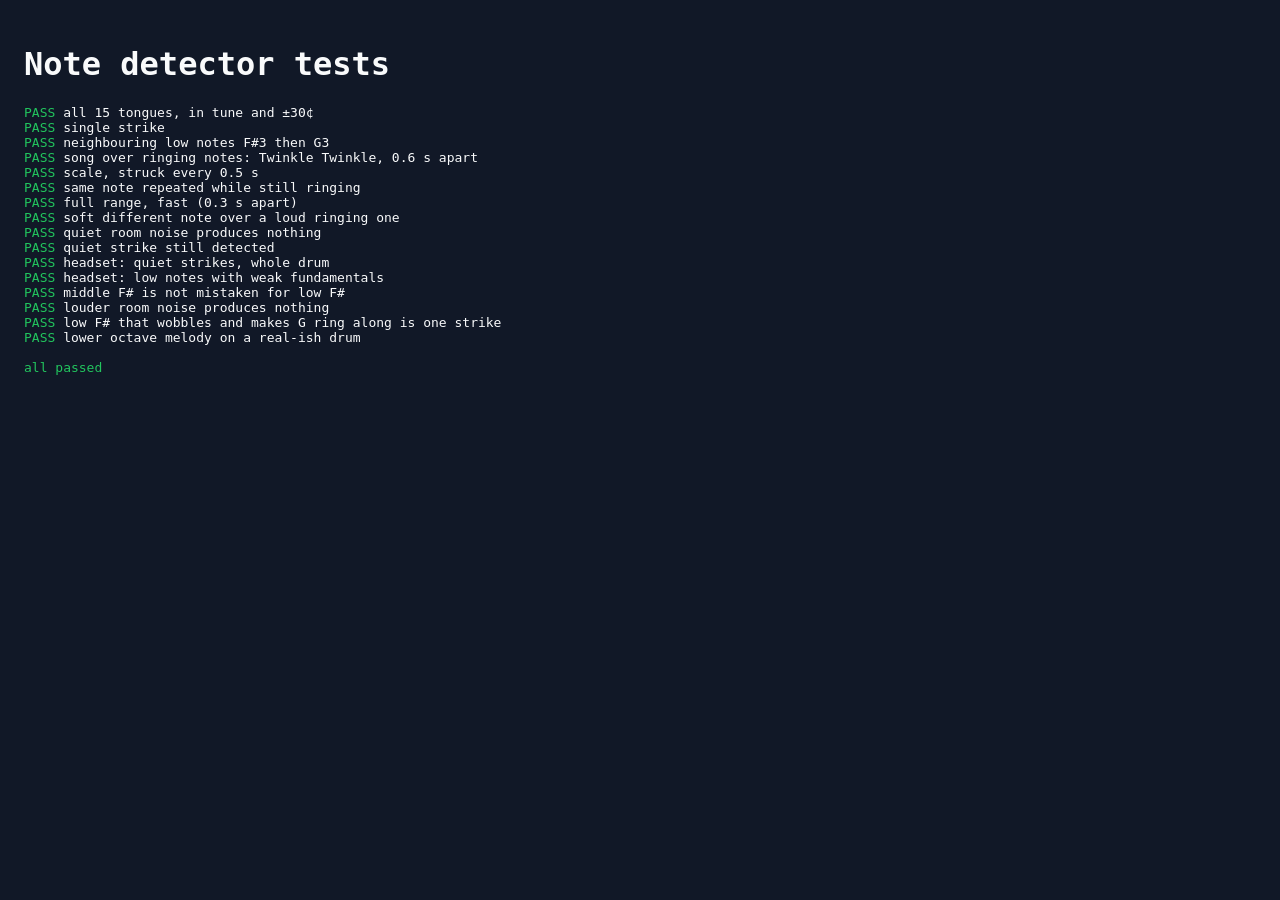
<file: web/test.html>
<!DOCTYPE html>
<html lang="en">
<head>
  <meta charset="utf-8">
  <title>Detector tests</title>
  <style>body { font-family: ui-monospace, monospace; background: #111827; color: #f9fafb; padding: 1rem; } .fail { color: #f87171; } .pass { color: #22c55e; }</style>
</head>
<body>
  <h1>Note detector tests</h1>
  <pre id="out"></pre>
  <script type="module">
    // Cache-busted so a plain reload always tests the latest code.
    const bust = `?v=${Date.now()}`;
    const { NOTE_BY_ID, DRUM_NOTES } = await import(`./notes.js${bust}`);
    const { NoteListener, CONFIG } = await import(`./pitch.js${bust}`);

    const SR = 48000, WIN = CONFIG.windowSize, HOP = 800; // ~60 frames per second, like requestAnimationFrame
    const out = document.getElementById("out");
    const results = [];

    // Render strikes [{ id, at (s), amp, detune (cents), fund, beat, sym }] into one signal, drum-ish:
    // fundamental + weaker harmonics + an inharmonic partial, exponential decay, a little noise.
    // Real-drum quirks: `beat` = { depth, hz } makes the volume wobble; `sym` = { id, gain } makes a
    // neighbouring tongue slowly ring along.
    // Every signal starts with LEAD seconds of just noise, like the moment after pressing Start.
    const LEAD = 1.2;
    function render(strikes, seconds, { noise = 0.002, seed = 1 } = {}) {
      const sig = new Float32Array(Math.ceil((seconds + LEAD) * SR));
      let s = seed;
      const rand = () => ((s = (s * 16807) % 2147483647) / 2147483647) * 2 - 1;
      for (let i = 0; i < sig.length; i++) sig[i] = rand() * noise;
      for (const st of strikes) {
        const f = NOTE_BY_ID[st.id].freq * Math.pow(2, (st.detune || 0) / 1200);
        const start = Math.floor((st.at + LEAD) * SR);
        for (let i = start; i < sig.length; i++) {
          const t = (i - start) / SR;
          let env = (st.amp ?? 0.3) * Math.min(1, t / 0.003) * Math.exp(-t * 2.5);
          if (st.beat) env *= 1 - st.beat.depth * 0.5 * (1 - Math.cos(2 * Math.PI * st.beat.hz * t));
          sig[i] += env * ((st.fund ?? 1) * Math.sin(2 * Math.PI * f * t)
            + 0.25 * Math.sin(2 * Math.PI * 2 * f * t) * Math.exp(-t * 4)
            + 0.1 * Math.sin(2 * Math.PI * 2.76 * f * t) * Math.exp(-t * 8));
          if (st.sym) {
            const fs = NOTE_BY_ID[st.sym.id].freq;
            sig[i] += env * st.sym.gain * (1 - Math.exp(-t / 0.3)) * Math.sin(2 * Math.PI * fs * t);
          }
        }
      }
      return sig;
    }

    function runListener(sig) {
      const l = new NoteListener(SR);
      const events = [];
      for (let end = WIN; end <= sig.length; end += HOP) {
        const e = l.process(sig.subarray(end - WIN, end), (end / SR) * 1000);
        if (e) events.push(e.note.id);
      }
      return events;
    }

    function check(name, got, want) {
      const ok = JSON.stringify(got) === JSON.stringify(want);
      results.push({ name, ok });
      out.innerHTML += `<span class="${ok ? "pass" : "fail"}">${ok ? "PASS" : "FAIL"}</span> ${name}\n`
        + (ok ? "" : `     want ${JSON.stringify(want)}\n     got  ${JSON.stringify(got)}\n`);
    }

    // Every tongue, alone, in tune and ±30 cents out of tune.
    for (const n of DRUM_NOTES) {
      for (const detune of [0, -30, 30]) {
        const got = runListener(render([{ id: n.id, at: 0.3, detune }], 1.2));
        if (JSON.stringify(got) !== JSON.stringify([n.id])) check(`tongue ${n.id} detune ${detune}`, got, [n.id]);
      }
    }
    check("all 15 tongues, in tune and ±30¢", true, results.every((r) => r.ok));

    check("single strike",
      runListener(render([{ id: "5", at: 0.3 }], 1.5)), ["5"]);

    check("neighbouring low notes F#3 then G3",
      runListener(render([{ id: "_3", at: 0.3 }, { id: "_4", at: 0.8 }], 1.6)), ["_3", "_4"]);

    check("song over ringing notes: Twinkle Twinkle, 0.6 s apart",
      runListener(render(["1", "1", "5", "5", "6", "6", "5"].map((id, i) => ({ id, at: 0.3 + i * 0.6 })), 4.6)),
      ["1", "1", "5", "5", "6", "6", "5"]);

    check("scale, struck every 0.5 s",
      runListener(render(["1", "2", "3", "4", "5", "6", "7", "˙1"].map((id, i) => ({ id, at: 0.3 + i * 0.5 })), 4.8)),
      ["1", "2", "3", "4", "5", "6", "7", "˙1"]);

    check("same note repeated while still ringing",
      runListener(render([{ id: "1", at: 0.3 }, { id: "1", at: 0.7 }, { id: "1", at: 1.1 }], 2)), ["1", "1", "1"]);

    check("full range, fast (0.3 s apart)",
      runListener(render(["_3", "_5", "1", "3", "5", "7", "˙2", "˙3"].map((id, i) => ({ id, at: 0.3 + i * 0.3 })), 3.2)),
      ["_3", "_5", "1", "3", "5", "7", "˙2", "˙3"]);

    check("soft different note over a loud ringing one",
      runListener(render([{ id: "1", at: 0.3, amp: 0.4 }, { id: "5", at: 0.9, amp: 0.1 }], 2)), ["1", "5"]);

    check("quiet room noise produces nothing",
      runListener(render([], 2, { noise: 0.004 })), []);

    check("quiet strike still detected",
      runListener(render([{ id: "3", at: 0.3, amp: 0.03 }], 1.5)), ["3"]);

    // A headset mic: quiet overall, and it barely hears the lowest notes' fundamentals.
    const headset = (ids, fund) => render(ids.map((id, i) => ({ id, at: 0.3 + i * 0.6, amp: 0.004, fund: fund(id) })),
      0.9 + ids.length * 0.6, { noise: 0.0003 });
    const lowIds = ["_3", "_4", "_5", "_6", "_7"];
    check("headset: quiet strikes, whole drum",
      runListener(headset(DRUM_NOTES.map((n) => n.id), () => 1)), DRUM_NOTES.map((n) => n.id));
    check("headset: low notes with weak fundamentals",
      runListener(headset(lowIds, () => 0.15)), lowIds);
    check("middle F# is not mistaken for low F#",
      runListener(headset(["3", "_3", "3"], (id) => (id === "_3" ? 0.15 : 1))), ["3", "_3", "3"]);
    check("louder room noise produces nothing",
      runListener(render([], 4, { noise: 0.02 })), []);

    // Low notes on a real drum: the struck tongue wobbles in volume and its neighbour rings along.
    const lowReal = (id, sym) => ({ id, amp: 0.05, beat: { depth: 0.7, hz: 3 }, sym: { id: sym, gain: 0.3 } });
    check("low F# that wobbles and makes G ring along is one strike",
      runListener(render([{ ...lowReal("_3", "_4"), at: 0.3 }], 2.5)), ["_3"]);
    check("lower octave melody on a real-ish drum",
      runListener(render(["_3", "_4", "_5", "_6", "_7"].map((id, i, a) => ({ ...lowReal(id, a[i + 1] || a[i - 1]), at: 0.3 + i * 1.2 })), 6.5)),
      ["_3", "_4", "_5", "_6", "_7"]);

    const failed = results.filter((r) => !r.ok).length;
    out.innerHTML += `\n${failed ? `<span class="fail">${failed} failed</span>` : '<span class="pass">all passed</span>'}\n`;
    window.testResults = { failed, out: out.textContent };
  </script>
</body>
</html>
</file>
<file: style.css>
* { box-sizing: border-box; }

html, body {
  margin: 0;
  height: 100%;
  background: #111827;
  color: #f9fafb;
  font-family: system-ui, -apple-system, "Segoe UI", sans-serif;
  overflow: hidden;
}

.screen {
  height: 100dvh;
  display: flex;
  flex-direction: column;
  align-items: center;
  justify-content: center;
  padding: env(safe-area-inset-top) env(safe-area-inset-right) env(safe-area-inset-bottom) env(safe-area-inset-left);
}

[hidden] { display: none !important; }

.hint { color: #6b7280; text-align: center; max-width: 30rem; padding: 0 1rem; }
.error { color: #f87171; text-align: center; max-width: 30rem; padding: 0 1rem; }

/* Play screen */
#play { justify-content: space-between; }

header {
  width: 100%;
  display: flex;
  justify-content: space-between;
  align-items: center;
  padding: 1rem 1.5rem 0;
  color: #9ca3af;
  font-size: 1.1rem;
}

#piece-name {
  font: inherit;
  color: inherit;
  background: none;
  border: none;
  padding: 0.25rem 0;
  text-align: left;
  cursor: pointer;
}
#piece-title::after { content: " ▾"; color: #6b7280; }
#piece-sub { display: block; font-size: 0.8rem; color: #6b7280; }
#piece-part {
  font: inherit;
  color: inherit;
  background: none;
  border: none;
  padding: 0;
  cursor: pointer;
}
#piece-part option { background: #111827; color: #f9fafb; }

/* Reserved for controls whose tickets haven't landed: they hold their space, unseen. */
.reserved { visibility: hidden; }
#listen-row {
  width: 100%;
  height: 2.75rem;
  padding: 0 1.5rem;
  display: flex;
  align-items: center;
  gap: 1rem;
}
#listen-row button {
  font: inherit;
  font-size: 1rem;
  color: #9ca3af;
  background: none;
  border: 2px solid #374151;
  border-radius: 999px;
  padding: 0.35rem 1rem;
  cursor: pointer;
}
#listen-btn.playing { color: #f9fafb; border-color: #9ca3af; }
#listen-speed { display: flex; align-items: center; gap: 0.5rem; color: #9ca3af; }
#listen-speed button { width: 2.25rem; padding: 0.35rem 0; }
#listen-bpm { min-width: 3.5em; text-align: center; }

#stage {
  flex: 1;
  min-height: 0;
  container-type: size; /* the Location hint is sized to the stage's height */
  width: 100%;
  display: flex;
  flex-direction: column;
  align-items: center;
  justify-content: center;
  gap: 1rem;
}

/* The step window: hint space, the current step boxed and centred, then the next 3, smaller.
   Everything scales from --step, the current digit's size. */
#steps {
  --step: min(32vw, 22dvh);
  width: 100%;
  padding: 0 1rem;
  display: grid;
  grid-template-columns: 1fr auto 1fr;
  align-items: center;
  gap: 0.6rem;
  font-size: var(--step);
  font-weight: 700;
  line-height: 1;
}
/* The Location hint: a window onto the target's half of the drum map, cut and faded at the
   middle. It spans ~65% of the drum, so the tongues near the middle line aren't cut off.
   It's kept within the stage's height, or on a wide screen it covers the header and footer and
   takes their taps. Only its ✕ takes taps; the rest lets them through. */
#hint { align-self: center; font-size: 1rem; font-weight: 400; pointer-events: none; }
#hint .half { position: relative; overflow: hidden; width: min(100%, 70cqh * 0.65); margin-left: auto; aspect-ratio: 0.65; }
#hint .half.left { mask-image: linear-gradient(to right, #000 78%, transparent); }
#hint .half.right { mask-image: linear-gradient(to left, #000 78%, transparent); }
#hint .drum {
  position: absolute; top: 0; width: 153.8%; aspect-ratio: 1;
  border-radius: 50%; background: #1f2937; border: 2px solid #374151;
}
#hint .half.right .drum { left: -53.8%; }
/* A chord whose tongues sit on different halves shows the whole drum. */
#hint .half.whole { aspect-ratio: 1; width: min(100%, 70cqh); }
#hint .half.whole .drum { width: 100%; }
/* The ✕ sits on the drum's outer edge, away from the faded middle. */
#hint .hint-close {
  position: absolute; top: 0; right: 0; pointer-events: auto;
  font: inherit; font-size: 1.1rem; color: #9ca3af; background: #111827;
  border: 2px solid #374151; border-radius: 50%; width: 2.25rem; height: 2.25rem; cursor: pointer;
}
#hint .hint-close.left { right: auto; left: 0; }
#hint .tongue {
  position: absolute; width: 13%; height: 13%; transform: translate(-50%, -50%);
  border-radius: 40%; background: #374151; color: #6b7280;
  display: flex; align-items: center; justify-content: center; font-size: 0.8em; font-weight: 700;
}
#hint .tongue.lit { background: #fde047; color: #111827; }
#hint .tongue.wrong { background: #f87171; color: #111827; }

/* A step: its tongues stacked, melody over accompaniment, the lower one smaller.
   No line or octave colours: green only ever means "heard". */
.step { display: flex; flex-direction: column; align-items: center; gap: 0.25em; }
.step .note + .note { font-size: 0.62em; }

#current {
  background: #1f2937;
  border-radius: 0.15em;
  padding: 0.3em 0.22em 0.32em; /* room for octave dots inside the box */
  transition: color 0.15s;
}
#current .note.heard { color: #22c55e; }
#stage.miss #current { color: #f87171; animation: shake 0.3s; }
/* Timed mode: a note missed in time turns red; the box pulses on every beat. */
.step .note.missed { color: #f87171; }
#current.beat { animation: beat 0.3s ease-out; }
#feedback.count-in { color: #9ca3af; }

#next { display: flex; align-items: center; gap: 0.07em; color: #6b7280; }
#next .step:nth-child(1) { font-size: 0.42em; }
#next .step:nth-child(2) { font-size: 0.32em; opacity: 0.7; }
#next .step:nth-child(3) { font-size: 0.25em; opacity: 0.45; }
/* An empty slot past the end keeps its width, so the window never shifts. */
#next .step:empty::before { content: "0"; visibility: hidden; }

/* A note: a digit with a big octave dot set well above (high) or below (low), as on the drum. */
.note { position: relative; display: inline-block; }
.note.high::before, .note.low::after {
  content: "";
  position: absolute;
  left: 50%;
  width: 0.17em; height: 0.17em;
  border-radius: 50%;
  background: currentColor;
  transform: translateX(-50%);
}
.note.high::before { top: -0.2em; }
.note.low::after { bottom: -0.22em; }

footer {
  width: 100%;
  padding: 0 1.5rem 1rem;
  text-align: center;
  min-height: 4rem;
}
#feedback { font-size: 1.4rem; margin: 0; min-height: 1.8rem; color: #f87171; }
/* Kept in place when empty, so the line coming and going never moves the steps. */
#result { font-size: 1.1rem; margin: 0; min-height: 1.5rem; color: #9ca3af; }

/* A wide Start, with the Timed switch's space beside it. */
#controls {
  display: grid;
  grid-template-columns: 1fr auto;
  gap: 0.75rem;
  align-items: center;
  max-width: 32rem;
  margin: 0 auto 0.75rem;
}
#timed {
  width: 5.5rem; height: 2.5rem;
  display: flex; align-items: center; justify-content: center; gap: 0.4rem;
  color: #9ca3af; font-size: 1rem; cursor: pointer;
}
#timed input { width: 1.2rem; height: 1.2rem; margin: 0; accent-color: #9ca3af; }
#restart-btn {
  font: inherit;
  font-size: 1.4rem;
  font-weight: 700;
  padding: 0.7rem;
  width: 100%;
  border: none;
  border-radius: 999px;
  background: #374151;
  color: #f9fafb;
  cursor: pointer;
}
#restart-btn.start { background: #22c55e; color: #052e16; }
#restart-btn:active { transform: scale(0.97); }
#start-hint, #start-error { margin: 0 auto 0.5rem; }
#debug { font-family: ui-monospace, monospace; color: #6b7280; margin: 0 0 0.5rem; }

#note-bars {
  display: flex;
  gap: 4px;
  justify-content: center;
  margin: 0 auto 0.75rem;
  max-width: 40rem;
}
#note-bars .col { flex: 1; display: flex; flex-direction: column; align-items: center; gap: 0.5rem; }
#note-bars .track { position: relative; width: 100%; height: 6rem; background: #1f2937; border-radius: 2px; overflow: hidden; }
#note-bars .bar { position: absolute; bottom: 0; width: 100%; background: #4b5563; }
#note-bars .bar.above { background: #22c55e; }
#note-bars .floor { position: absolute; width: 100%; height: 2px; background: #f59e0b; }
#note-bars .label { font-size: 0.9rem; font-weight: 700; color: #9ca3af; }

#level {
  height: 4px;
  background: #1f2937;
  border-radius: 2px;
  overflow: hidden;
}
#level-bar { height: 100%; width: 0; background: #4b5563; transition: width 0.05s linear; }

#done {
  position: absolute;
  inset: 0;
  background: rgba(17, 24, 39, 0.92);
  display: flex;
  flex-direction: column;
  align-items: center;
  justify-content: center;
  gap: 1rem;
}
#done .check { font-size: min(30dvh, 40vw); color: #22c55e; line-height: 1; }
#done-text { font-size: 1.5rem; color: #d1d5db; }
#done-result { font-size: 1.2rem; color: #9ca3af; }

/* The piece list */
#pieces {
  position: absolute;
  inset: 0;
  background: #111827;
  overflow-y: auto;
  padding: 1rem 1.5rem;
}
#pieces-head {
  display: flex;
  justify-content: space-between;
  align-items: center;
  color: #9ca3af;
  font-size: 1.1rem;
}
#pieces-close { font: inherit; font-size: 1.4rem; color: inherit; background: none; border: none; cursor: pointer; }
#pieces h2 { font-size: 0.9rem; font-weight: 600; color: #6b7280; text-transform: uppercase; margin: 1.5rem 0 0.5rem; }
#pieces .empty { color: #6b7280; margin: 0; }
#pieces .piece {
  display: block;
  width: 100%;
  text-align: left;
  font: inherit;
  font-size: 1.2rem;
  color: #f9fafb;
  background: #1f2937;
  border: 2px solid transparent;
  border-radius: 0.5rem;
  padding: 0.8rem 1rem;
  margin: 0 0 0.5rem;
  cursor: pointer;
}
#pieces .piece.current { border-color: #9ca3af; }
#pieces .piece .mark { float: right; margin-left: 1rem; color: #9ca3af; }
#pieces-progress { color: #9ca3af; margin: 1rem 0 0; }
#pieces-progress p { margin: 0 0 0.25rem; }
#pieces .song-row { display: flex; gap: 0.5rem; align-items: stretch; margin: 0 0 0.5rem; }
#pieces .song-row .piece { flex: 1; min-width: 0; margin: 0; }
#pieces .song-action {
  font: inherit;
  font-size: 0.95rem;
  color: #9ca3af;
  background: none;
  border: 2px solid #374151;
  border-radius: 0.5rem;
  padding: 0 0.8rem;
  cursor: pointer;
}
#add-song {
  font: inherit;
  font-size: 1.1rem;
  color: #9ca3af;
  background: none;
  border: 2px dashed #374151;
  border-radius: 0.5rem;
  padding: 0.8rem 1rem;
  margin: 1.5rem 0 0;
  width: 100%;
  cursor: pointer;
}

/* The paste box */
#editor {
  position: absolute;
  inset: 0;
  background: #111827;
  overflow-y: auto;
  padding: 1rem 1.5rem;
  display: flex;
  flex-direction: column;
  gap: 0.75rem;
}
#editor[hidden] { display: none; }
#editor-head { display: flex; justify-content: space-between; align-items: center; color: #9ca3af; font-size: 1.1rem; }
#editor-close { font: inherit; font-size: 1.4rem; color: inherit; background: none; border: none; cursor: pointer; }
#editor .hint { margin: 0; }
#song-text {
  min-height: 12rem;
  font-family: ui-monospace, monospace;
  font-size: 1rem;
  color: #f9fafb;
  background: #1f2937;
  border: 2px solid #374151;
  border-radius: 0.5rem;
  padding: 0.75rem;
  resize: vertical;
}
#song-errors { color: #f87171; margin: 0; padding-left: 1.2rem; }
#song-errors:empty { display: none; }
#copy-prompt, #save-song {
  font: inherit;
  font-size: 1.1rem;
  color: #f9fafb;
  background: #1f2937;
  border: 2px solid #374151;
  border-radius: 0.5rem;
  padding: 0.7rem 1rem;
  cursor: pointer;
}
#save-song { background: #2563eb; border-color: #2563eb; }

/* The settings gear, opening its dialog above the main screen */
.gear {
  font: inherit;
  font-size: 1.6rem;
  line-height: 1;
  color: #9ca3af;
  background: none;
  border: none;
  padding: 0.25rem;
  cursor: pointer;
}
#gear {
  position: fixed;
  inset: 0;
  background: #111827;
  overflow-y: auto;
  padding: 1rem 1.5rem;
  display: flex;
  flex-direction: column;
  gap: 0.75rem;
}
#gear-head { display: flex; justify-content: space-between; align-items: center; color: #9ca3af; font-size: 1.1rem; }
#gear-close { font: inherit; font-size: 1.4rem; color: inherit; background: none; border: none; cursor: pointer; }
#gear .switch {
  display: flex;
  align-items: center;
  gap: 0.75rem;
  font-size: 1.2rem;
  background: #1f2937;
  border-radius: 0.5rem;
  padding: 0.8rem 1rem;
  margin-top: 1rem;
  cursor: pointer;
}
#gear .switch input { width: 1.4rem; height: 1.4rem; accent-color: #9ca3af; }
#gear .hint { margin: 0; text-align: left; padding: 0; }
#tempo-row {
  display: flex;
  align-items: center;
  gap: 0.75rem;
  font-size: 1.2rem;
  background: #1f2937;
  border-radius: 0.5rem;
  padding: 0.8rem 1rem;
  margin-top: 1rem;
}
#tempo-row button {
  font: inherit;
  font-size: 1rem;
  color: #9ca3af;
  background: none;
  border: 2px solid #374151;
  border-radius: 999px;
  padding: 0.35rem 0;
  width: 2.25rem;
  cursor: pointer;
}
#tempo-bpm { min-width: 2.5em; text-align: center; }
#tempo-row #tempo-auto { width: auto; padding: 0.35rem 1rem; margin-left: auto; }
#tempo-auto[aria-pressed="true"] { color: #f9fafb; border-color: #9ca3af; }

@keyframes beat {
  from { box-shadow: 0 0 0 0.06em #9ca3af; }
  to { box-shadow: 0 0 0 0.06em transparent; }
}

@keyframes shake {
  0%, 100% { transform: translateX(0); }
  25% { transform: translateX(-0.04em); }
  75% { transform: translateX(0.04em); }
}
</file>
<file: web/style.css>
* { box-sizing: border-box; }

html, body {
  margin: 0;
  height: 100%;
  background: #111827;
  color: #f9fafb;
  font-family: system-ui, -apple-system, "Segoe UI", sans-serif;
  overflow: hidden;
}

.screen {
  height: 100dvh;
  display: flex;
  flex-direction: column;
  align-items: center;
  justify-content: center;
  padding: env(safe-area-inset-top) env(safe-area-inset-right) env(safe-area-inset-bottom) env(safe-area-inset-left);
}

[hidden] { display: none !important; }

/* Start screen */
h1 { font-weight: 600; font-size: 2rem; margin: 0 0 2rem; color: #9ca3af; }

#start-btn {
  font: inherit;
  font-size: 2.5rem;
  font-weight: 700;
  padding: 1.5rem 4rem;
  border: none;
  border-radius: 999px;
  background: #22c55e;
  color: #052e16;
  cursor: pointer;
}
#start-btn:active { transform: scale(0.97); }

.hint { color: #6b7280; text-align: center; max-width: 30rem; padding: 0 1rem; }
.error { color: #f87171; text-align: center; max-width: 30rem; padding: 0 1rem; }

/* Play screen */
#play { justify-content: space-between; }

header {
  width: 100%;
  display: flex;
  justify-content: space-between;
  align-items: center;
  padding: 1rem 1.5rem 0;
  color: #9ca3af;
  font-size: 1.1rem;
}

#progress { display: flex; gap: 0.4rem; }
#progress .dot {
  width: 0.7rem; height: 0.7rem;
  border-radius: 50%;
  background: #374151;
}
#progress .dot.done { background: #22c55e; }
#progress .dot.now { background: #f9fafb; }

#stage {
  flex: 1;
  width: 100%;
  position: relative;
  display: flex;
  align-items: center;
  justify-content: center;
}

#current {
  font-size: min(62dvh, 70vw);
  font-weight: 700;
  line-height: 1;
  transition: color 0.15s;
}
#stage.hit #current { color: #22c55e; }
#stage.miss #current { color: #f87171; animation: shake 0.3s; }

#next-box {
  position: absolute;
  top: 0.5rem;
  right: 1.5rem;
  color: #6b7280;
  font-size: 1rem;
  display: flex;
  align-items: center;
  gap: 0.5rem;
}
#next { font-size: 3rem; font-weight: 700; color: #9ca3af; }

/* A note: a digit with an octave dot above (high) or below (low). */
.note { position: relative; display: inline-block; }
.note.high::before, .note.low::after {
  content: "";
  position: absolute;
  left: 50%;
  width: 0.13em; height: 0.13em;
  border-radius: 50%;
  background: currentColor;
  transform: translateX(-50%);
}
.note.high::before { top: -0.1em; }
.note.low::after { bottom: -0.12em; }

footer {
  width: 100%;
  padding: 0 1.5rem 1rem;
  text-align: center;
  min-height: 4rem;
}
#feedback { font-size: 1.4rem; margin: 0 0 0.5rem; min-height: 1.8rem; color: #f87171; }
#debug { font-family: ui-monospace, monospace; color: #6b7280; margin: 0 0 0.5rem; }

#note-bars {
  display: flex;
  gap: 4px;
  justify-content: center;
  margin: 0 auto 0.75rem;
  max-width: 40rem;
}
#note-bars .col { flex: 1; display: flex; flex-direction: column; align-items: center; gap: 0.5rem; }
#note-bars .track { position: relative; width: 100%; height: 6rem; background: #1f2937; border-radius: 2px; overflow: hidden; }
#note-bars .bar { position: absolute; bottom: 0; width: 100%; background: #4b5563; }
#note-bars .bar.above { background: #22c55e; }
#note-bars .floor { position: absolute; width: 100%; height: 2px; background: #f59e0b; }
#note-bars .label { font-size: 0.9rem; font-weight: 700; color: #9ca3af; }

#level {
  height: 4px;
  background: #1f2937;
  border-radius: 2px;
  overflow: hidden;
}
#level-bar { height: 100%; width: 0; background: #4b5563; transition: width 0.05s linear; }

#done {
  position: absolute;
  inset: 0;
  background: rgba(17, 24, 39, 0.92);
  display: flex;
  flex-direction: column;
  align-items: center;
  justify-content: center;
  gap: 1rem;
}
#done .check { font-size: min(30dvh, 40vw); color: #22c55e; line-height: 1; }
#done-text { font-size: 1.5rem; color: #d1d5db; }

@keyframes shake {
  0%, 100% { transform: translateX(0); }
  25% { transform: translateX(-0.04em); }
  75% { transform: translateX(0.04em); }
}
</file>
